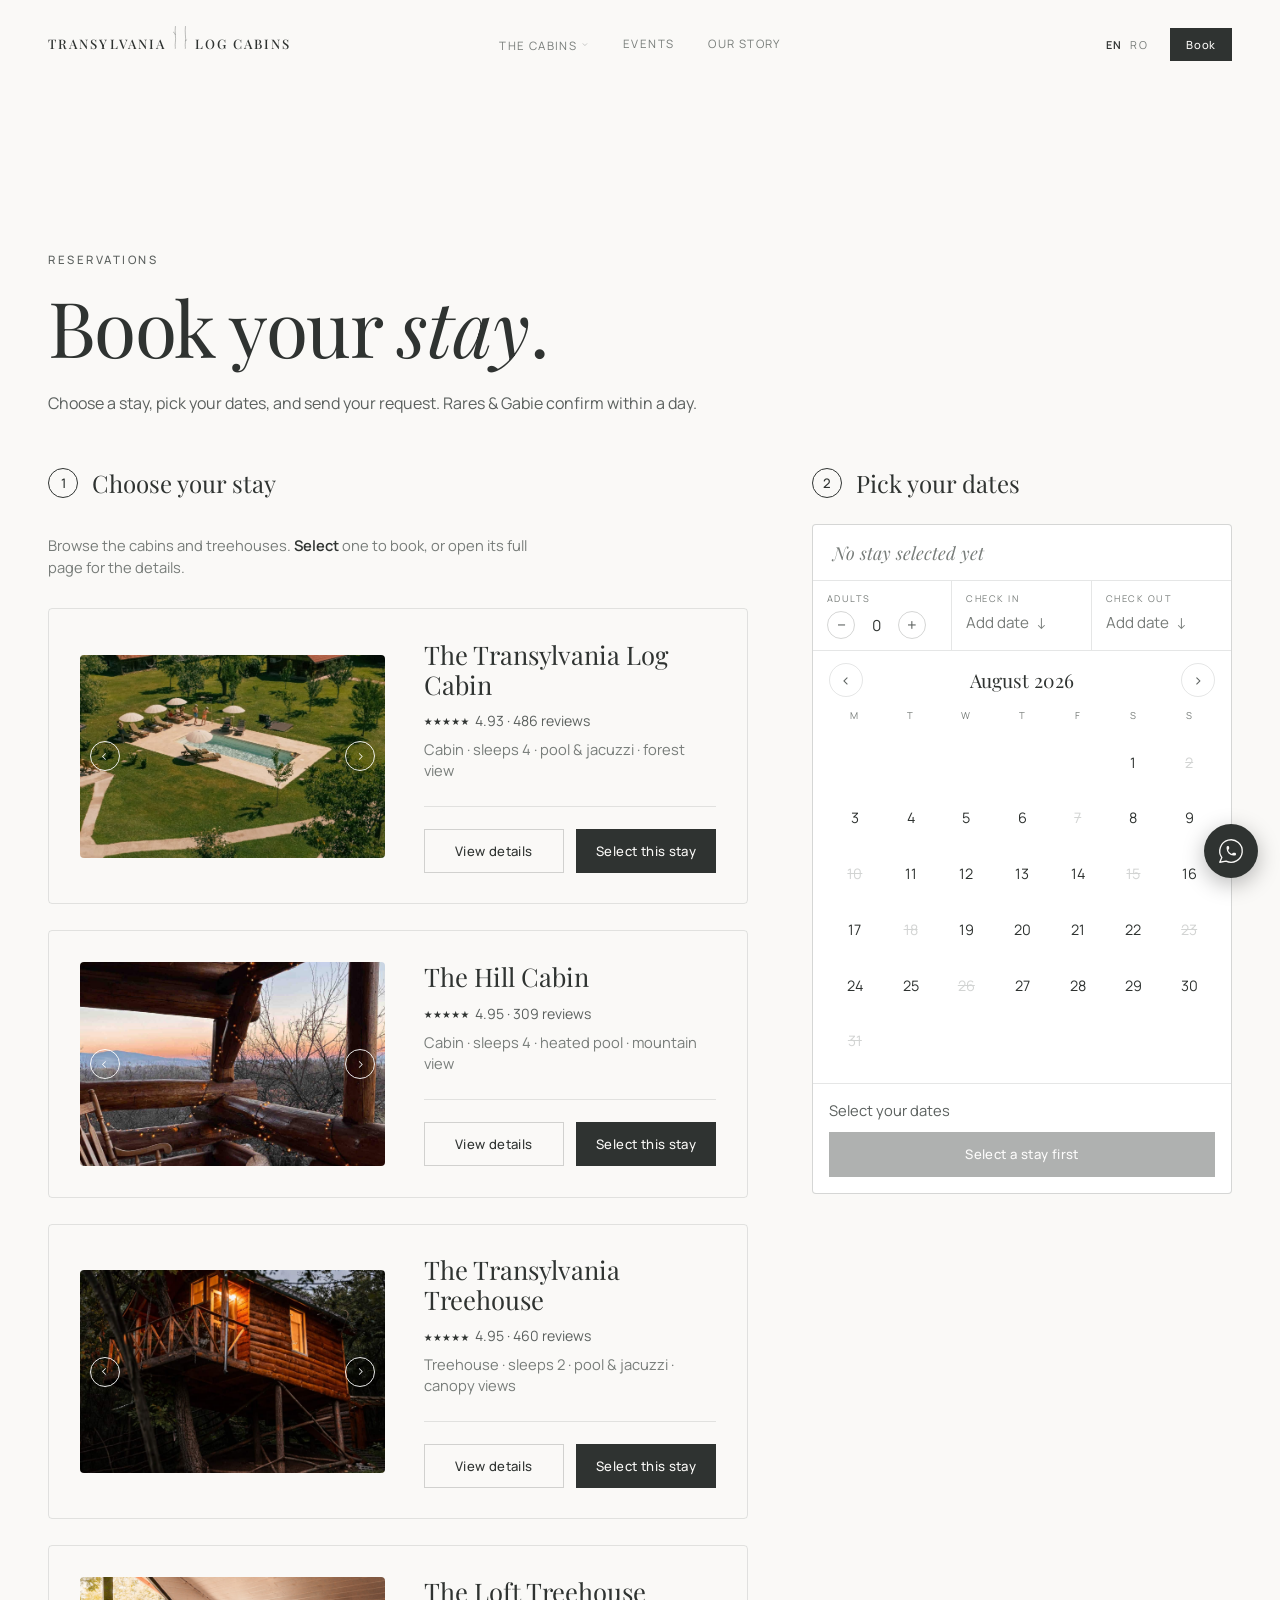
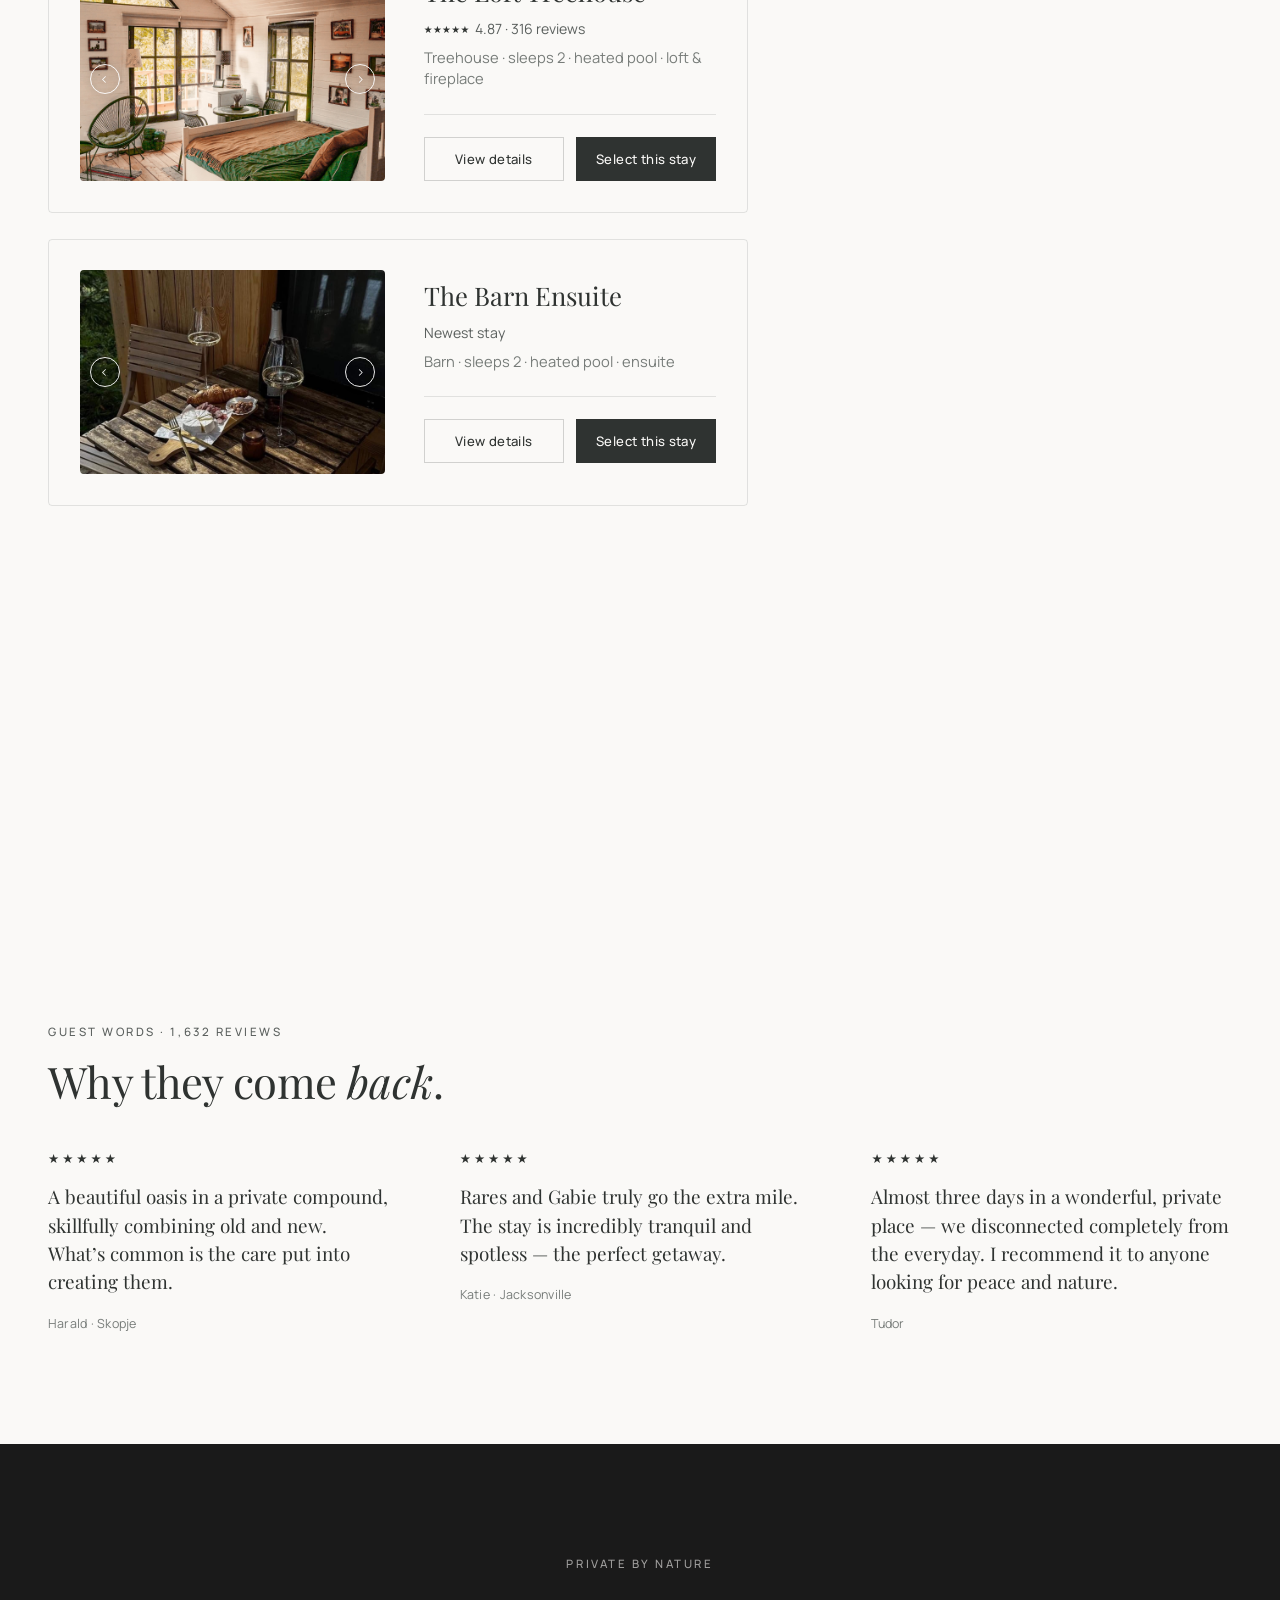
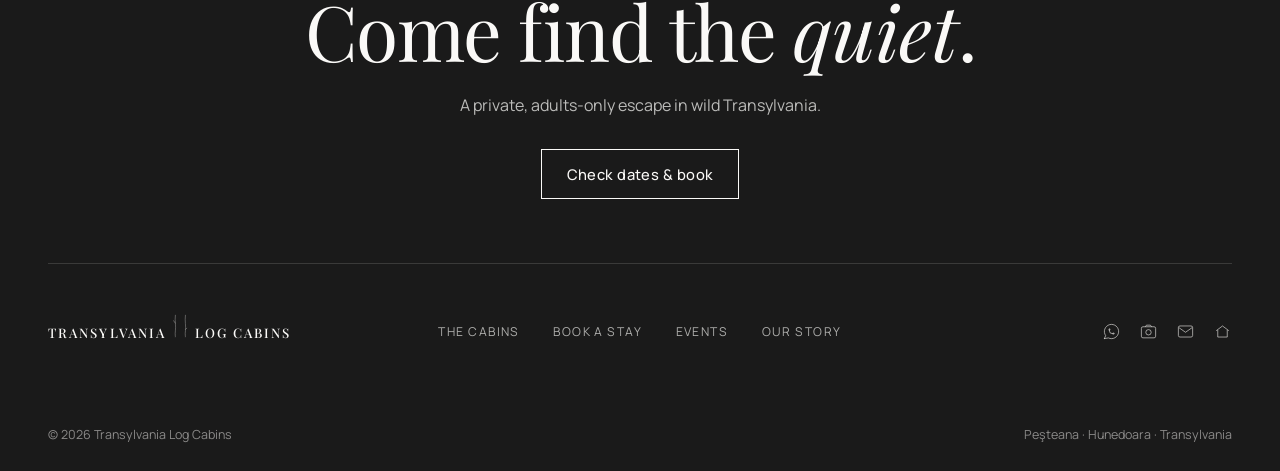
<file: book.html>
<!doctype html>
<html lang="en">
<head>
  <meta charset="utf-8">
  <meta name="viewport" content="width=device-width, initial-scale=1">
  <meta name="color-scheme" content="light">
  <title>Book a stay &middot; Transylvania Log Cabins</title>
  <meta name="description" content="Choose a cabin or treehouse, pick your dates, and send your request to Rares &amp; Gabie — they confirm your dates within a day.">
  <link rel="preconnect" href="https://fonts.googleapis.com">
  <link rel="preconnect" href="https://fonts.gstatic.com" crossorigin>
  <link href="https://fonts.googleapis.com/css2?family=Manrope:wght@300;400;500;600&family=Playfair+Display:ital,wght@0,400;0,500;0,600;1,400&display=swap" rel="stylesheet">
  <link rel="stylesheet" href="ds/tlc.css?v=226">
</head>
<body>
  <div data-tlc-nav data-active="book"></div>
  <main>
    <section class="section" style="padding-bottom:clamp(30px,4vw,52px)">
      <div class="section-head">
        <span class="eyebrow">Reservations</span>
        <h1 class="display">Book your <span class="script">stay</span>.</h1>
        <p class="lead">Choose a stay, pick your dates, and send your request. Rares &amp; Gabie confirm within a day.</p>
      </div>
    </section>

    <section class="section" style="padding-top:0">
      <div class="book-layout" data-step="1">
        <div class="book-col-stay">
          <div class="book-step"><span class="book-step-num">1</span><span class="book-step-title">Choose your stay</span></div>
          <p class="book-step-hint">Browse the cabins and treehouses. <strong>Select</strong> one to book, or open its full page for the details.</p>
          <div class="book-picks">
            <div class="book-pick" data-stay="log-cabin" data-rate="175" data-name="The Transylvania Log Cabin" data-cap="4">
              <div class="book-pick-carousel">
                <div class="bpc-track"><figure><img src="photos/log-cabin/04.jpg" alt="The Transylvania Log Cabin" loading="lazy"></figure><figure><img src="photos/log-cabin/01.jpg" alt="The Transylvania Log Cabin" loading="lazy"></figure><figure><img src="photos/log-cabin/09.jpg" alt="The Transylvania Log Cabin" loading="lazy"></figure><figure><img src="photos/log-cabin/10.jpg" alt="The Transylvania Log Cabin" loading="lazy"></figure><figure><img src="photos/log-cabin/11.jpg" alt="The Transylvania Log Cabin" loading="lazy"></figure><figure><img src="photos/log-cabin/02.jpg" alt="The Transylvania Log Cabin" loading="lazy"></figure></div>
                <button type="button" class="bpc-btn prev" aria-label="Previous photo">&#8249;</button>
                <button type="button" class="bpc-btn next" aria-label="Next photo">&#8250;</button>
              </div>
              <div class="book-pick-body">
                <span class="book-pick-name">The Transylvania Log Cabin</span>
                <span class="book-pick-rating"><span class="sc-star">&#9733;&#9733;&#9733;&#9733;&#9733;</span> 4.93 &middot; 486 reviews</span>
                <span class="book-pick-meta">Cabin &middot; sleeps 4 &middot; pool &amp; jacuzzi &middot; forest view</span>
                <div class="book-pick-actions">
                  <button type="button" class="btn book-select">Select this stay</button>
                  <a class="btn btn-line book-details" href="stays/log-cabin.html">View details</a>
                </div>
              </div>
            </div>
            <div class="book-pick" data-stay="hill-cabin" data-rate="165" data-name="The Hill Cabin" data-cap="4">
              <div class="book-pick-carousel">
                <div class="bpc-track"><figure><img src="photos/hill/13.jpg" alt="The Hill Cabin" loading="lazy"></figure><figure><img src="photos/hill/03.jpg" alt="The Hill Cabin" loading="lazy"></figure><figure><img src="photos/hill/08.jpg" alt="The Hill Cabin" loading="lazy"></figure><figure><img src="photos/hill/06.jpg" alt="The Hill Cabin" loading="lazy"></figure><figure><img src="photos/hill/11.jpg" alt="The Hill Cabin" loading="lazy"></figure><figure><img src="photos/hill/05.jpg" alt="The Hill Cabin" loading="lazy"></figure></div>
                <button type="button" class="bpc-btn prev" aria-label="Previous photo">&#8249;</button>
                <button type="button" class="bpc-btn next" aria-label="Next photo">&#8250;</button>
              </div>
              <div class="book-pick-body">
                <span class="book-pick-name">The Hill Cabin</span>
                <span class="book-pick-rating"><span class="sc-star">&#9733;&#9733;&#9733;&#9733;&#9733;</span> 4.95 &middot; 309 reviews</span>
                <span class="book-pick-meta">Cabin &middot; sleeps 4 &middot; heated pool &middot; mountain view</span>
                <div class="book-pick-actions">
                  <button type="button" class="btn book-select">Select this stay</button>
                  <a class="btn btn-line book-details" href="stays/hill-cabin.html">View details</a>
                </div>
              </div>
            </div>
            <div class="book-pick" data-stay="treehouse" data-rate="155" data-name="The Transylvania Treehouse" data-cap="2">
              <div class="book-pick-carousel">
                <div class="bpc-track"><figure><img src="photos/treehouse/04.jpg" alt="The Transylvania Treehouse" loading="lazy"></figure><figure><img src="photos/treehouse/07.jpg" alt="The Transylvania Treehouse" loading="lazy"></figure><figure><img src="photos/treehouse/03.jpg" alt="The Transylvania Treehouse" loading="lazy"></figure><figure><img src="photos/treehouse/06.jpg" alt="The Transylvania Treehouse" loading="lazy"></figure><figure><img src="photos/treehouse/05.jpg" alt="The Transylvania Treehouse" loading="lazy"></figure><figure><img src="photos/treehouse/02.jpg" alt="The Transylvania Treehouse" loading="lazy"></figure></div>
                <button type="button" class="bpc-btn prev" aria-label="Previous photo">&#8249;</button>
                <button type="button" class="bpc-btn next" aria-label="Next photo">&#8250;</button>
              </div>
              <div class="book-pick-body">
                <span class="book-pick-name">The Transylvania Treehouse</span>
                <span class="book-pick-rating"><span class="sc-star">&#9733;&#9733;&#9733;&#9733;&#9733;</span> 4.95 &middot; 460 reviews</span>
                <span class="book-pick-meta">Treehouse &middot; sleeps 2 &middot; pool &amp; jacuzzi &middot; canopy views</span>
                <div class="book-pick-actions">
                  <button type="button" class="btn book-select">Select this stay</button>
                  <a class="btn btn-line book-details" href="stays/treehouse.html">View details</a>
                </div>
              </div>
            </div>
            <div class="book-pick" data-stay="loft-treehouse" data-rate="145" data-name="The Loft Treehouse" data-cap="2">
              <div class="book-pick-carousel">
                <div class="bpc-track"><figure><img src="photos/loft-treehouse/01.jpg" alt="The Loft Treehouse" loading="lazy"></figure><figure><img src="photos/loft-treehouse/13.jpg" alt="The Loft Treehouse" loading="lazy"></figure><figure><img src="photos/loft-treehouse/09.jpg" alt="The Loft Treehouse" loading="lazy"></figure><figure><img src="photos/loft-treehouse/04.jpg" alt="The Loft Treehouse" loading="lazy"></figure><figure><img src="photos/loft-treehouse/07.jpg" alt="The Loft Treehouse" loading="lazy"></figure><figure><img src="photos/loft-treehouse/14.jpg" alt="The Loft Treehouse" loading="lazy"></figure></div>
                <button type="button" class="bpc-btn prev" aria-label="Previous photo">&#8249;</button>
                <button type="button" class="bpc-btn next" aria-label="Next photo">&#8250;</button>
              </div>
              <div class="book-pick-body">
                <span class="book-pick-name">The Loft Treehouse</span>
                <span class="book-pick-rating"><span class="sc-star">&#9733;&#9733;&#9733;&#9733;&#9733;</span> 4.87 &middot; 316 reviews</span>
                <span class="book-pick-meta">Treehouse &middot; sleeps 2 &middot; heated pool &middot; loft &amp; fireplace</span>
                <div class="book-pick-actions">
                  <button type="button" class="btn book-select">Select this stay</button>
                  <a class="btn btn-line book-details" href="stays/loft-treehouse.html">View details</a>
                </div>
              </div>
            </div>
            <div class="book-pick" data-stay="barn-ensuite" data-rate="115" data-name="The Barn Ensuite" data-cap="2">
              <div class="book-pick-carousel">
                <div class="bpc-track"><figure><img src="photos/barn-ensuite/05.jpg" alt="The Barn Ensuite" loading="lazy"></figure><figure><img src="photos/barn-ensuite/04.jpg" alt="The Barn Ensuite" loading="lazy"></figure><figure><img src="photos/barn-ensuite/09.jpg" alt="The Barn Ensuite" loading="lazy"></figure><figure><img src="photos/barn-ensuite/08.jpg" alt="The Barn Ensuite" loading="lazy"></figure><figure><img src="photos/barn-ensuite/06.jpg" alt="The Barn Ensuite" loading="lazy"></figure><figure><img src="photos/barn-ensuite/01.jpg" alt="The Barn Ensuite" loading="lazy"></figure></div>
                <button type="button" class="bpc-btn prev" aria-label="Previous photo">&#8249;</button>
                <button type="button" class="bpc-btn next" aria-label="Next photo">&#8250;</button>
              </div>
              <div class="book-pick-body">
                <span class="book-pick-name">The Barn Ensuite</span>
                <span class="book-pick-rating">Newest stay</span>
                <span class="book-pick-meta">Barn &middot; sleeps 2 &middot; heated pool &middot; ensuite</span>
                <div class="book-pick-actions">
                  <button type="button" class="btn book-select">Select this stay</button>
                  <a class="btn btn-line book-details" href="stays/barn-ensuite.html">View details</a>
                </div>
              </div>
            </div>
          </div>
          <button type="button" class="btn book-continue" id="bookContinue" disabled>Select a stay to continue</button>
        </div>
        <aside>
          <button type="button" class="book-back" id="bookBack">&larr; Change stay</button>
          <div class="book-step"><span class="book-step-num">2</span><span class="book-step-title">Pick your dates</span></div>
          <div class="bw bw-side">
            <div class="bw-selected empty" id="bwStay">No stay selected yet</div>
            <div class="bw-bar">
              <div class="bw-field bw-field-adults"><span class="bw-lab">Adults</span><div class="bw-stepper"><button type="button" class="bw-step-btn" data-step="-1" aria-label="Fewer adults">&minus;</button><span class="bw-step-val" id="bwGuests" data-max="4">0</span><button type="button" class="bw-step-btn" data-step="1" aria-label="More adults">+</button></div></div>
              <div class="bw-field bw-date" id="bwFieldIn"><span class="bw-lab">Check in</span><span class="bw-val" id="bwIn">Add date</span></div>
              <div class="bw-field bw-date" id="bwFieldOut"><span class="bw-lab">Check out</span><span class="bw-val" id="bwOut">Add date</span></div>
            </div>
            <div class="bw-cal">
              <div class="bw-cal-head"><button type="button" id="bwPrev" aria-label="Previous month">&#8249;</button><span id="bwMonth">August 2026</span><button type="button" id="bwNext" aria-label="Next month">&#8250;</button></div>
              <div class="bw-grid" id="bwGrid"></div>
            </div>
            <div class="bw-foot">
              <div class="bw-price" id="bwPrice" hidden><span class="bw-price-calc" id="bwPriceCalc"></span><span class="bw-price-total" id="bwPriceTotal"></span></div><div class="bw-action"><span class="bw-summary" id="bwSummary">Select your dates</span><button type="button" class="btn" id="bwRequest" disabled>Select a stay first</button></div>
            </div>
          </div>
        </aside>
      </div>
    </section>

    <section class="section" style="padding-top:0">
      <div class="section-head" style="margin-bottom:44px">
        <span class="eyebrow">Guest words &middot; 1,632 reviews</span>
        <h2 class="display-sm">Why they come <span class="script">back</span>.</h2>
      </div>
      <div class="quotes">
        <blockquote class="quote"><div class="stars">&#9733;&#9733;&#9733;&#9733;&#9733;</div><p>A beautiful oasis in a private compound, skillfully combining old and new. What&rsquo;s common is the care put into creating them.</p><footer>Harald &middot; Skopje</footer></blockquote>
        <blockquote class="quote"><div class="stars">&#9733;&#9733;&#9733;&#9733;&#9733;</div><p>Rares and Gabie truly go the extra mile. The stay is incredibly tranquil and spotless &mdash; the perfect getaway.</p><footer>Katie &middot; Jacksonville</footer></blockquote>
        <blockquote class="quote"><div class="stars">&#9733;&#9733;&#9733;&#9733;&#9733;</div><p>Almost three days in a wonderful, private place &mdash; we disconnected completely from the everyday. I recommend it to anyone looking for peace and nature.</p><footer>Tudor</footer></blockquote>
      </div>
    </section>

    <!-- Mobile-only sticky action bar: keeps the primary CTA reachable without scrolling.
         Its buttons delegate to the existing inline Continue / Request handlers. -->
    <div class="book-cta-bar" id="bookCtaBar" aria-hidden="true">
      <div class="book-cta-info">
        <span class="book-cta-label" id="bookCtaLabel">Select a stay</span>
        <span class="book-cta-sub" id="bookCtaSub">Step 1 of 2</span>
      </div>
      <button type="button" class="btn" id="bookCtaBtn" disabled>Continue &rarr;</button>
    </div>
  </main>

  <!-- Review-and-send popup: opens on "Request to book"; keeps the calendar page uncluttered -->
  <div class="tlc-modal-backdrop" id="reqModal" aria-hidden="true">
    <div class="req-modal" role="dialog" aria-modal="true" aria-labelledby="rmTitle">
      <button type="button" class="req-modal-x" id="rmClose" aria-label="Close">&times;</button>
      <span class="eyebrow">Almost there</span>
      <h3 id="rmTitle">Send your <span class="script">request</span>.</h3>
      <div class="rm-recap" id="rmSummary"></div>
      <label class="rm-label" for="rmPhone">Your phone number</label>
      <input type="tel" id="rmPhone" class="rm-input" placeholder="+40 7xx xxx xxx" autocomplete="tel">
      <label class="rm-label" for="rmMsg">Your message <span>&mdash; edit it if you like</span></label>
      <textarea id="rmMsg" class="rm-textarea" rows="5"></textarea>
      <div class="rm-actions">
        <a class="btn rm-send is-disabled" id="rmSend" href="#" target="_blank" rel="noopener">Send on WhatsApp</a>
      </div>
    </div>
  </div>

  <div data-tlc-footer></div>
  <script src="ds/tlc.js?v=226"></script>
  <script>TLC.init({ active:"book", heroNav:false });</script>
  <script>
  (function(){
    var MN=['January','February','March','April','May','June','July','August','September','October','November','December'];
    var year=2026, month=7, ci=null, co=null, priceTotal=0, priceNights=0;
    var grid=document.getElementById('bwGrid'), ml=document.getElementById('bwMonth');
    var inEl=document.getElementById('bwIn'), outEl=document.getElementById('bwOut'), sum=document.getElementById('bwSummary'), g=document.getElementById('bwGuests');
    var gmax=+g.getAttribute('data-max')||2, adults=+g.textContent||0, stayLabel=document.getElementById('bwStay');
    var requestBtn=document.getElementById('bwRequest');
    if(!grid) return;
    function off(y,m,d){ return (((d*3)+(m*5))%8)<2; }
    function cmp(a,b){ return (a.y-b.y)||(a.m-b.m)||(a.d-b.d); }
    function fmt(o){ return o? (o.d+' '+MN[o.m].slice(0,3)) : 'Add date'; }
    function render(){ ml.textContent=MN[month]+' '+year;
      var h='<span class="dow">M</span><span class="dow">T</span><span class="dow">W</span><span class="dow">T</span><span class="dow">F</span><span class="dow">S</span><span class="dow">S</span>';
      var lead=(new Date(year,month,1).getDay()+6)%7, days=new Date(year,month+1,0).getDate();
      for(var i=0;i<lead;i++) h+='<span class="bw-day blank"></span>';
      for(var d=1;d<=days;d++){ var o={y:year,m:month,d:d}, c='bw-day'+(off(year,month,d)?' off':'');
        if(ci&&cmp(o,ci)===0) c+=' sel'; if(co&&cmp(o,co)===0) c+=' sel';
        if(ci&&co&&cmp(o,ci)>0&&cmp(o,co)<0) c+=' inrange';
        h+='<span class="'+c+'" data-d="'+d+'">'+d+'</span>'; } grid.innerHTML=h; }
    function foot(){ inEl.textContent=fmt(ci); inEl.classList.toggle('set',!!ci); outEl.textContent=fmt(co); outEl.classList.toggle('set',!!co);
      if(ci&&co){ sum.textContent = adults>=1 ? '' : 'Add your guests'; } else sum.textContent='Select your dates'; if(typeof refreshRequest==='function') refreshRequest(); updatePrice(); if(typeof updateCtaBar==='function') updateCtaBar(); updateDateUX(); }
    // Highlight the field the user should act on next — guests first, then check-in, then check-out.
    function updateDateUX(){
      var fa=document.querySelector('.bw-field-adults'), fin=document.getElementById('bwFieldIn'), fout=document.getElementById('bwFieldOut');
      if(!fin||!fout) return;
      // No field highlight at all — the date fields keep their static down-arrow cue.
      [fa,fin,fout].forEach(function(el){ if(el) el.classList.remove('is-active'); });
    }
    // Live price = the selected stay's nightly rate × nights, shown above the Request button.
    function updatePrice(){
      var el=document.getElementById('bwPrice'); if(!el) return;
      var rate = selected ? +selected.getAttribute('data-rate') : 0;
      if(rate && ci && co){
        priceNights=Math.round((new Date(co.y,co.m,co.d)-new Date(ci.y,ci.m,ci.d))/864e5);
        priceTotal=rate*priceNights;
        document.getElementById('bwPriceCalc').textContent='€'+rate+' × '+priceNights+' night'+(priceNights>1?'s':'');
        document.getElementById('bwPriceTotal').textContent='€'+priceTotal;
        el.hidden=false;
      } else { priceTotal=0; priceNights=0; el.hidden=true; }
    }
    grid.addEventListener('click',function(e){ var el=e.target.closest('.bw-day'); if(!el||el.classList.contains('blank')||el.classList.contains('off')) return;
      var o={y:year,m:month,d:+el.dataset.d}; if(!ci||(ci&&co)){ ci=o; co=null; } else if(cmp(o,ci)>0){ co=o; } else { co=ci; ci=o; } render(); foot(); });
    document.getElementById('bwPrev').addEventListener('click',function(){ month--; if(month<0){month=11;year--;} render(); });
    document.getElementById('bwNext').addEventListener('click',function(){ month++; if(month>11){month=0;year++;} render(); });
    Array.prototype.forEach.call(document.querySelectorAll('.bw-step-btn'),function(b){ b.addEventListener('click',function(){ adults=Math.max(0,Math.min(gmax,adults+(+b.getAttribute('data-step')))); g.textContent=adults; foot(); }); });

    // --- Stay selection: click Select to choose (or click again to deselect) ---
    var picks=document.querySelectorAll('.book-pick');
    var selected=null;
    var cont=document.getElementById('bookContinue');
    function setBtn(p,on){ var b=p.querySelector('.book-select'); if(b) b.textContent = on ? 'Selected ✓' : 'Select this stay'; p.classList.toggle('selected', on); }
    function updateStep2(){
      if(selected){
        stayLabel.textContent=selected.getAttribute('data-name'); stayLabel.classList.remove('empty');
        gmax=+selected.getAttribute('data-cap'); adults=Math.min(adults,gmax); g.setAttribute('data-max',gmax); g.textContent=adults;
        if(cont){ cont.disabled=false; cont.textContent='Continue to dates →'; }
      } else {
        stayLabel.textContent='No stay selected yet'; stayLabel.classList.add('empty');
        if(cont){ cont.disabled=true; cont.textContent='Select a stay to continue'; }
      }
      foot();
    }
    // The Request CTA is enabled ONLY when a stay AND both dates are chosen; otherwise it stays
    // disabled and says what's still missing. foot() calls this on every stay/date/guest change.
    function refreshRequest(){
      var ok = !!selected && adults>=1 && !!ci && !!co;
      requestBtn.disabled = !ok;
      requestBtn.textContent = ok ? 'Request to book'
        : !selected ? 'Select a stay first'
        : adults<1 ? 'Add guests first'
        : 'Pick your dates first';
    }
    var col=document.querySelector('.book-col-stay');
    var layoutEl=document.querySelector('.book-layout');
    var asideEl=layoutEl.querySelector('aside');
    var headEl=col.querySelector('.book-step');
    // Desktop: reserve room below the last card so the sticky Step 2 panel can stay pinned even
    // when the bottom card is scrolled up under the header — otherwise it gets dragged off.
    function padForSticky(){
      col.style.paddingBottom='0px';
      if(window.innerWidth<=900) return;
      var last=picks[picks.length-1]; if(!last) return;
      var lastTop=last.getBoundingClientRect().top+window.scrollY;
      var layBottom=layoutEl.getBoundingClientRect().bottom+window.scrollY;
      var need=(lastTop-(100+headEl.offsetHeight))+100+asideEl.offsetHeight-layBottom;
      col.style.paddingBottom=Math.max(0,Math.round(need))+'px';
    }
    // Bring the selected card's top just under the pinned "Choose your stay" header.
    function scrollCardUnderHeader(p){
      if(window.innerWidth<=900) return;
      var y=p.getBoundingClientRect().top+window.scrollY-(100+headEl.offsetHeight+8);
      window.scrollTo({top:Math.max(0,y),behavior:'smooth'});
    }
    Array.prototype.forEach.call(picks,function(p){
      var btn=p.querySelector('.book-select'); if(!btn) return;
      btn.addEventListener('click',function(){
        if(selected===p){ setBtn(p,false); selected=null; }
        else { if(selected) setBtn(selected,false); setBtn(p,true); selected=p; scrollCardUnderHeader(p); }
        updateStep2();
      });
    });

    // --- Mobile sticky action bar: reflects the current step's primary action ---
    var ctaBar=document.getElementById('bookCtaBar');
    var ctaLabel=document.getElementById('bookCtaLabel');
    var ctaSub=document.getElementById('bookCtaSub');
    var ctaBtn=document.getElementById('bookCtaBtn');
    function updateCtaBar(){
      if(!ctaBar) return;
      var onStep2=layoutEl.getAttribute('data-step')==='2', show;
      if(onStep2){
        show=true;
        ctaLabel.textContent=selected?selected.getAttribute('data-name'):'Your stay';
        ctaSub.textContent = priceTotal ? ('€'+priceTotal+' · '+priceNights+' night'+(priceNights>1?'s':'')) : ((sum&&sum.textContent)||'Step 2 of 2');
        ctaBtn.textContent=requestBtn.textContent;
        ctaBtn.disabled=requestBtn.disabled;
      } else {
        show=!!selected;
        if(selected){
          ctaLabel.textContent=selected.getAttribute('data-name');
          ctaSub.textContent='Step 1 of 2';
          ctaBtn.textContent='Continue to dates →';
          ctaBtn.disabled=false;
        }
      }
      ctaBar.classList.toggle('show',show);
      ctaBar.setAttribute('aria-hidden',show?'false':'true');
      document.body.classList.toggle('book-cta-open',show);
    }
    if(ctaBtn) ctaBtn.addEventListener('click',function(){
      if(ctaBtn.disabled) return;
      if(layoutEl.getAttribute('data-step')==='2'){ requestBtn.click(); }
      else { goStep('2'); }
    });

    render(); updateStep2();
    padForSticky(); window.addEventListener('resize',padForSticky);
    // Reveal the header's paper cover only while the header is pinned, so it never
    // paints over the intro copy when the page is scrolled to the top.
    function toggleStuck(){ headEl.classList.toggle('is-stuck', headEl.getBoundingClientRect().top<=101); }
    window.addEventListener('scroll',toggleStuck,{passive:true}); window.addEventListener('resize',toggleStuck); toggleStuck();

    // Mobile wizard: step 1 (choose) -> step 2 (dates) as separate screens.
    var layout=document.querySelector('.book-layout');
    var back=document.getElementById('bookBack');
    function goStep(n){ layout.setAttribute('data-step',n); if(typeof updateCtaBar==='function') updateCtaBar(); var y=layout.getBoundingClientRect().top+window.scrollY-90; window.scrollTo({top:Math.max(0,y),behavior:'smooth'}); }
    if(cont) cont.addEventListener('click',function(){ if(cont.disabled) return; goStep('2'); });
    if(back) back.addEventListener('click',function(){ goStep('1'); });

    // --- Review & send popup: check the info, edit the message, then hand off to WhatsApp ---
    var HOST_WA='353862291373'; // Rares & Gabie's WhatsApp
    var modal=document.getElementById('reqModal'),
        rmSummary=document.getElementById('rmSummary'),
        rmPhone=document.getElementById('rmPhone'),
        rmMsg=document.getElementById('rmMsg'),
        rmSend=document.getElementById('rmSend'),
        rmClose=document.getElementById('rmClose'),
        msgEdited=false;
    function nightsWord(n){ return n+' night'+(n>1?'s':''); }
    function guestsWord(n){ return n+' guest'+(n>1?'s':''); }
    function buildMsg(){
      var name=selected?selected.getAttribute('data-name'):'', phone=rmPhone.value.trim();
      return 'Hi Rares & Gabie! I’d like to request '+name+' from '+fmt(ci)+' to '+fmt(co)+
        ' ('+nightsWord(priceNights)+'), for '+guestsWord(adults)+'.'+
        (phone?(' My phone: '+phone+'.'):'')+' Looking forward to hearing from you!';
    }
    function updateSend(){
      var ok=rmPhone.value.trim().length>=6;
      rmSend.classList.toggle('is-disabled',!ok);
      rmSend.setAttribute('href', ok ? ('https://wa.me/'+HOST_WA+'?text='+encodeURIComponent(rmMsg.value)) : '#');
    }
    function syncMsg(){ if(!msgEdited){ rmMsg.value=buildMsg(); } updateSend(); }
    function openModal(){
      msgEdited=false;
      rmSummary.innerHTML='<span class="rm-recap-stay">'+selected.getAttribute('data-name')+'</span><span class="rm-recap-meta">'+fmt(ci)+' → '+fmt(co)+' · '+nightsWord(priceNights)+' · '+guestsWord(adults)+'</span>';
      rmMsg.value=buildMsg(); updateSend();
      modal.classList.add('open'); modal.setAttribute('aria-hidden','false'); document.body.style.overflow='hidden';
      setTimeout(function(){ rmPhone.focus(); },60);
    }
    function closeModal(){ modal.classList.remove('open'); modal.setAttribute('aria-hidden','true'); document.body.style.overflow=''; }
    requestBtn.addEventListener('click',function(){ if(!requestBtn.disabled) openModal(); });
    rmPhone.addEventListener('input',syncMsg);
    rmMsg.addEventListener('input',function(){ msgEdited=true; updateSend(); });
    rmClose.addEventListener('click',closeModal);
    modal.addEventListener('click',function(e){ if(e.target===modal) closeModal(); });
    document.addEventListener('keydown',function(e){ if(e.key==='Escape'&&modal.classList.contains('open')) closeModal(); });
    rmSend.addEventListener('click',function(e){ if(rmSend.classList.contains('is-disabled')){ e.preventDefault(); rmPhone.focus(); } else { window.__tlcAwaitThanks=true; closeModal(); } });
  })();
  </script>
  <script>
  (function(){ Array.prototype.forEach.call(document.querySelectorAll('.book-pick-carousel'),function(car){
    var track=car.querySelector('.bpc-track');
    Array.prototype.forEach.call(car.querySelectorAll('.bpc-btn'),function(b){
      b.addEventListener('click',function(e){ e.preventDefault(); e.stopPropagation();
        var dir=b.classList.contains('next')?1:-1; track.scrollBy({left:dir*track.clientWidth,behavior:'smooth'}); }); }); }); })();
  </script>
</body>
</html>
</file>
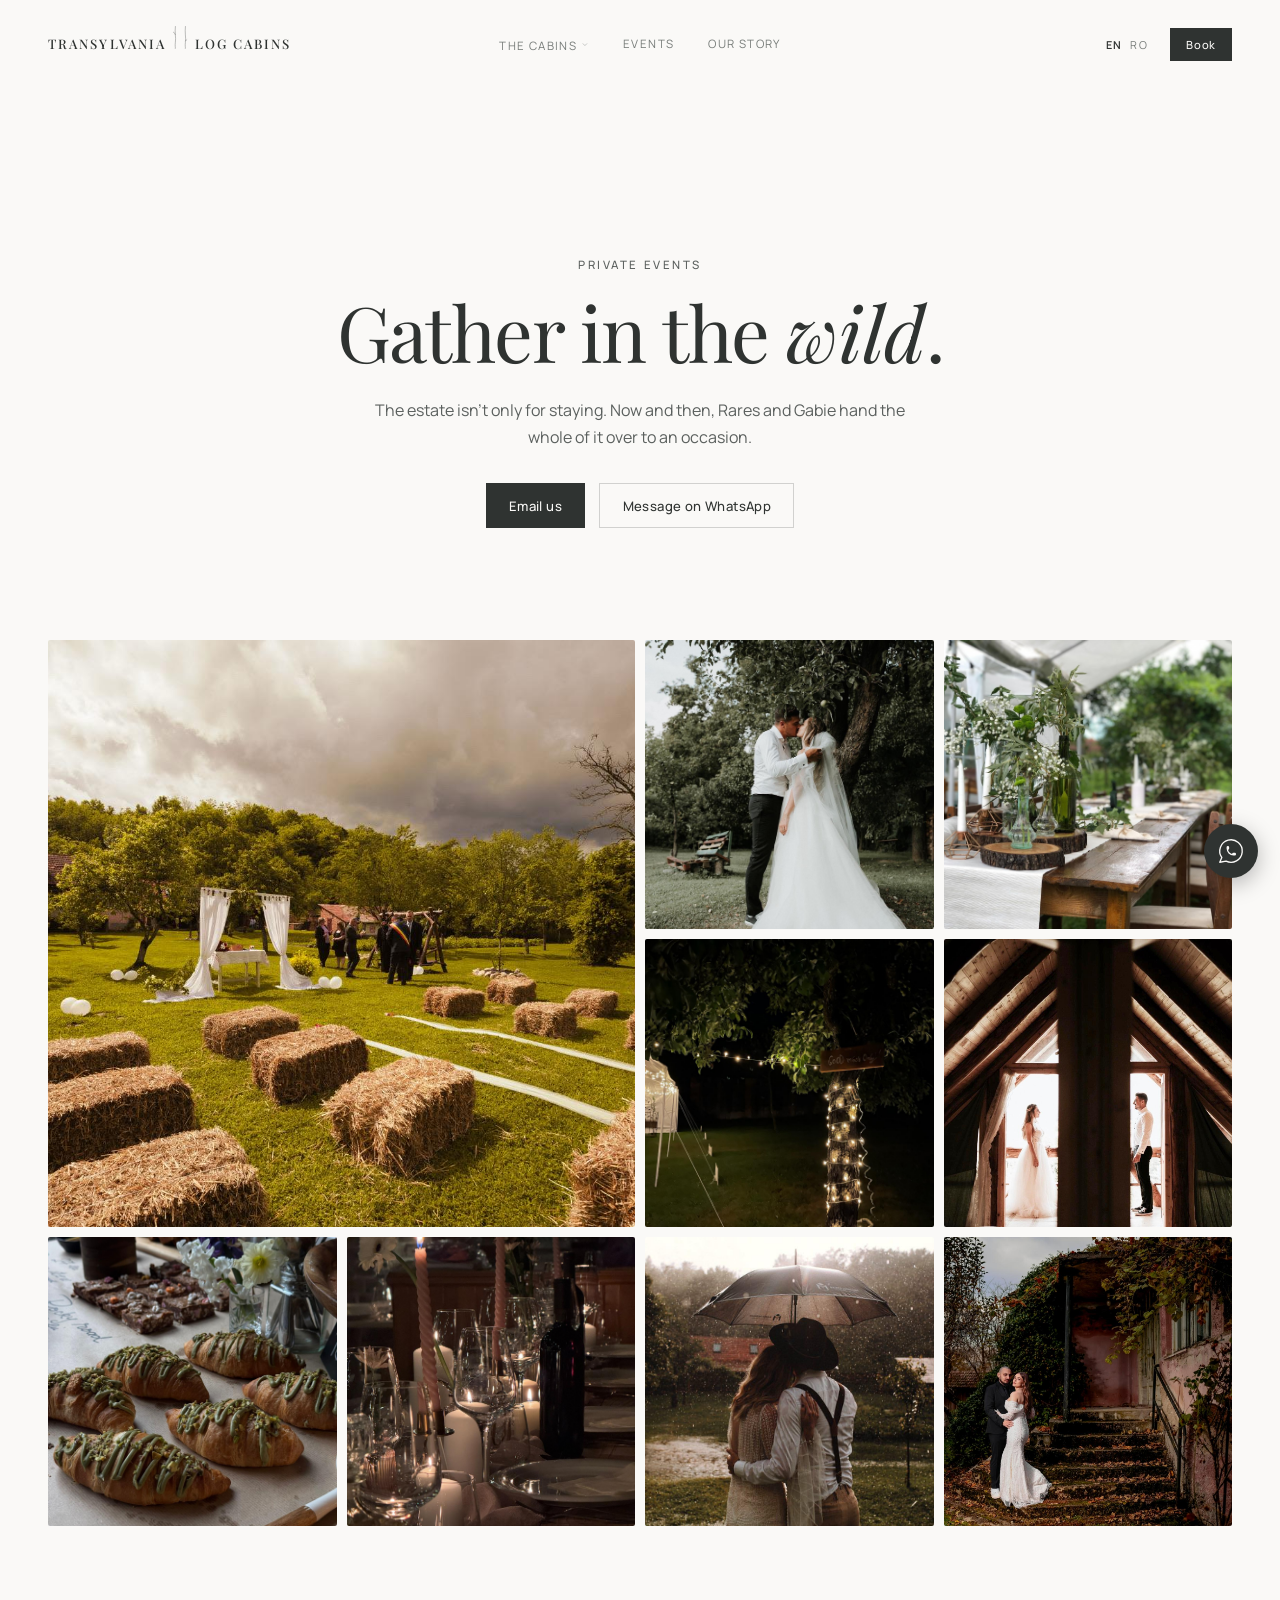
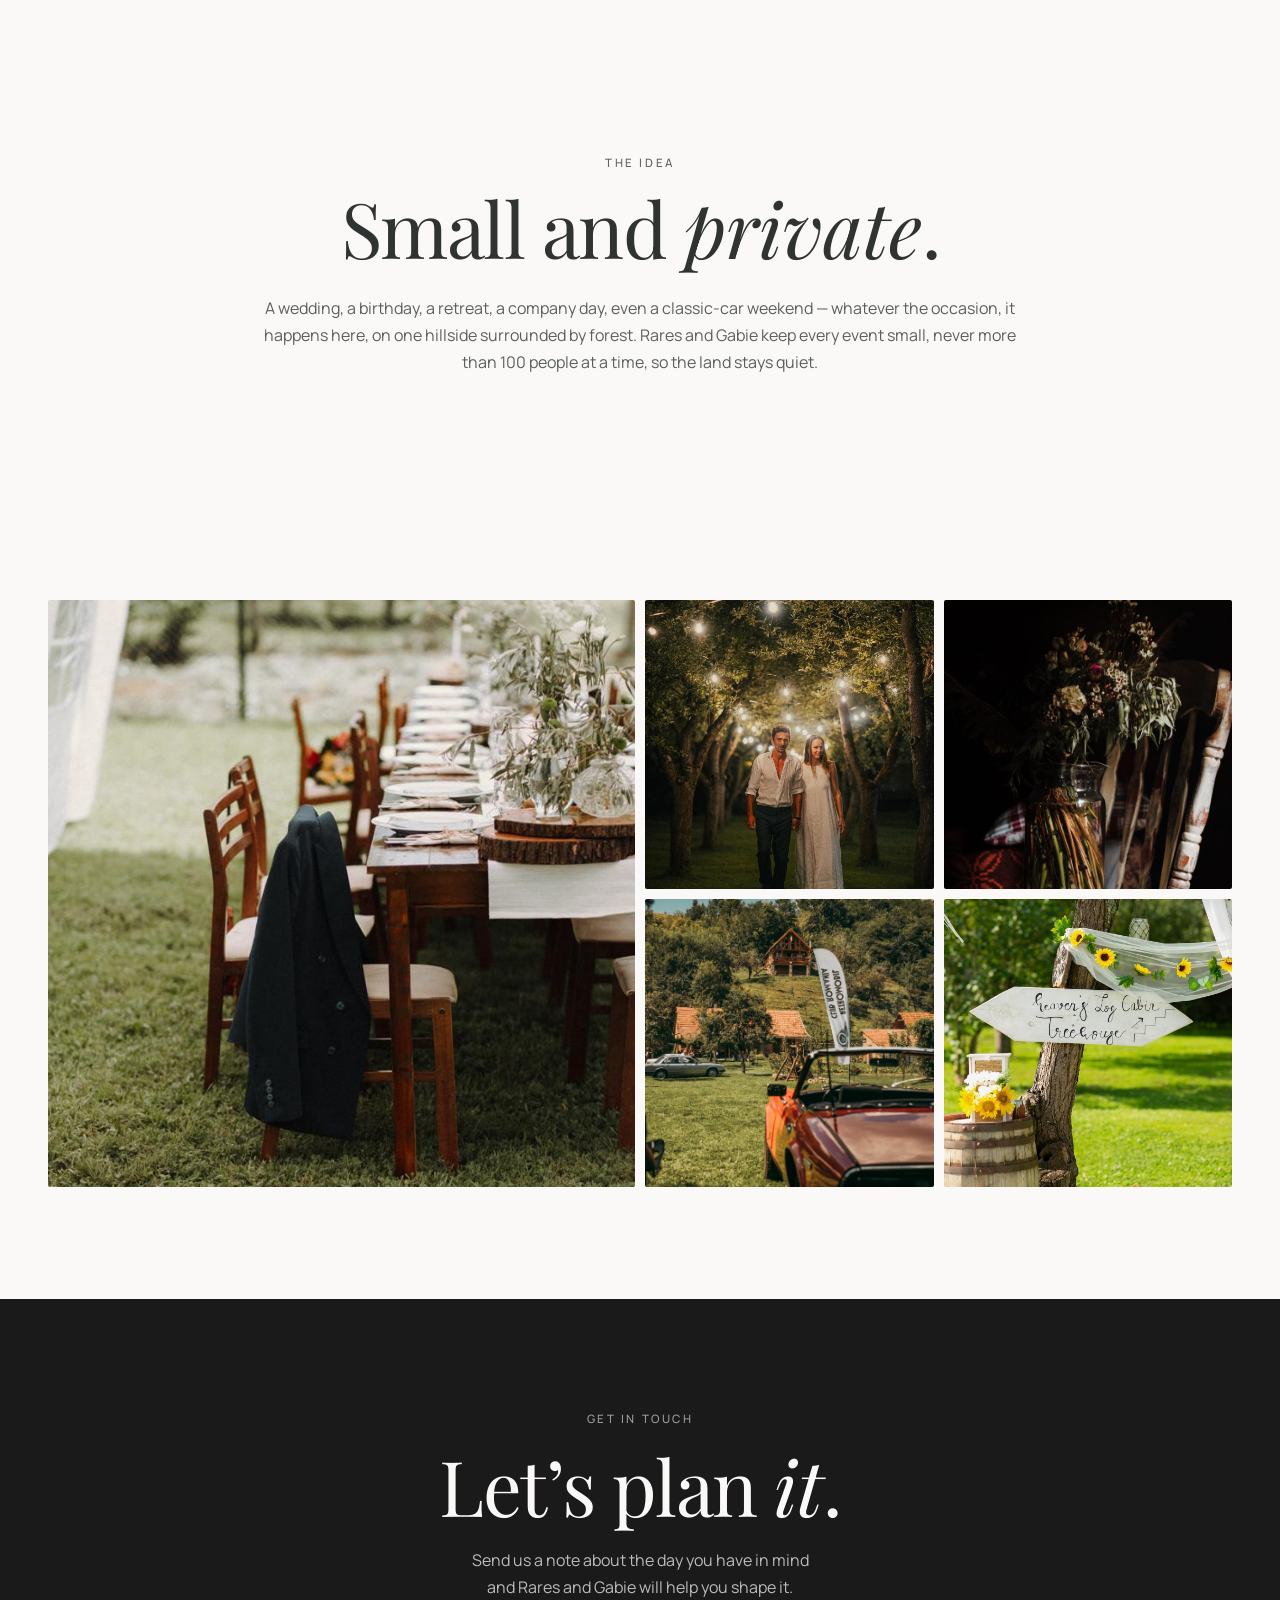
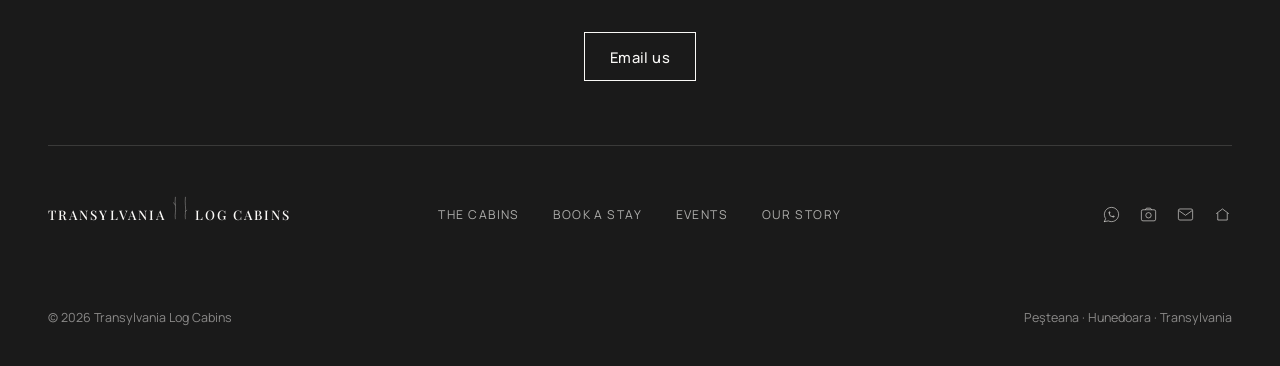
<file: events.html>
<!doctype html>
<html lang="en">
<head>
  <meta charset="utf-8">
  <meta name="viewport" content="width=device-width, initial-scale=1">
  <meta name="color-scheme" content="light">
  <title>Private events — Transylvania Log Cabins</title>
  <meta name="description" content="Private events on one Transylvanian estate — intimate gatherings for up to 100 guests, surrounded by forest. Fully hosted, or the venue on its own. No booking, just get in touch.">

  <link rel="preconnect" href="https://fonts.googleapis.com">
  <link rel="preconnect" href="https://fonts.gstatic.com" crossorigin>
  <link href="https://fonts.googleapis.com/css2?family=Manrope:wght@300;400;500;600&family=Playfair+Display:ital,wght@0,400;0,500;0,600;1,400&display=swap" rel="stylesheet">

  <link rel="stylesheet" href="ds/tlc.css?v=226">
</head>
<body>

  <div data-tlc-nav data-active="events"></div>

  <main>

    <!-- HERO — light, centered, type-led (distinct from the home + story heroes) -->
    <section class="section">
      <div class="content-narrow" style="margin:0 auto; text-align:center">
        <span class="eyebrow">Private events</span>
        <h1 class="display" style="margin-top:16px">Gather in the <span class="script">wild</span>.</h1>
        <p class="lead" style="margin:24px auto 0; max-width:56ch">The estate isn&rsquo;t only for staying. Now and then, Rares and Gabie hand the whole of it over to an occasion.</p>
        <div class="ev-actions">
          <!-- COPY: confirm the real events email address -->
          <a class="btn" href="mailto:hello@transylvanialogcabins.com?subject=Private%20event%20enquiry">Email us</a>
          <a class="btn btn-line" href="https://wa.me/353862291373" target="_blank" rel="noopener">Message on WhatsApp</a>
        </div>
      </div>
    </section>

    <!-- GALLERY (part 1) — let the real events speak first -->
    <section class="section" style="padding-top:0">
      <div class="gallery">
        <figure><img src="photos/events/e14.jpg" alt="An outdoor ceremony with hay-bale seating and a draped arch" loading="lazy"></figure>
        <figure><img src="photos/events/e13.jpg" alt="A couple kissing beneath an apple tree in the orchard" loading="lazy"></figure>
        <figure><img src="photos/events/e02.jpg" alt="A long table dressed with greenery under the trees" loading="lazy"></figure>
        <figure><img src="photos/events/e09.jpg" alt="Fairy lights strung through the orchard at night" loading="lazy"></figure>
        <figure><img src="photos/events/e00.jpg" alt="A couple in the A-frame at golden hour" loading="lazy"></figure>
        <figure><img src="photos/events/e11.jpg" alt="A spread of pastries and sweets, laid out by Gabie" loading="lazy"></figure>
        <figure><img src="photos/events/e16.jpg" alt="A candlelit dinner table set for the evening" loading="lazy"></figure>
        <figure><img src="photos/events/e03.jpg" alt="A couple under an umbrella in soft rain" loading="lazy"></figure>
        <figure><img src="photos/events/e12.jpg" alt="A couple on the estate steps among autumn leaves" loading="lazy"></figure>
      </div>
    </section>

    <!-- INTRO -->
    <section class="section">
      <div class="content">
        <div class="content-narrow" style="margin:0 auto; text-align:center">
          <span class="eyebrow">The idea</span>
          <h2 class="display" style="margin-top:14px">Small and <span class="script">private</span>.</h2>
          <p class="lead" style="margin-top:26px">A wedding, a birthday, a retreat, a company day, even a classic-car weekend &mdash; whatever the occasion, it happens here, on one hillside surrounded by forest. Rares and Gabie keep every event small, never more than 100 people at a time, so the land stays quiet.</p>
        </div>
      </div>
    </section>

    <!-- GALLERY (part 2) — reopens after the break; leads with the table-and-candles image -->
    <section class="section">
      <div class="gallery">
        <figure><img src="photos/events/e06.jpg" alt="A table dressed with greenery and candles on the grass" loading="lazy"></figure>
        <figure><img src="photos/events/e15.jpg" alt="A couple walking under festoon lights in the orchard at night" loading="lazy"></figure>
        <figure><img src="photos/events/e05.jpg" alt="Wildflowers in a jar, on a painted chair" loading="lazy"></figure>
        <figure><img src="photos/events/e04.jpg" alt="A classic-car gathering on the estate lawn" loading="lazy"></figure>
        <figure><img src="photos/events/e17.jpg" alt="A hand-lettered sign pointing to the log cabin and treehouse" loading="lazy"></figure>
      </div>
    </section>

  </main>

  <div data-tlc-footer></div>

  <script src="ds/tlc.js?v=226"></script>
  <script>TLC.init({
    active:"events",
    heroNav:false,
    footerCta:{
      eyebrow:"Get in touch",
      title:'Let&rsquo;s plan <span class="script">it</span>.',
      sub:'Send us a note about the day you have in mind and Rares and Gabie will help you shape it.',
      btnLabel:"Email us",
      btnHref:"mailto:hello@transylvanialogcabins.com?subject=Private%20event%20enquiry"
    }
  });</script>
</body>
</html>
</file>
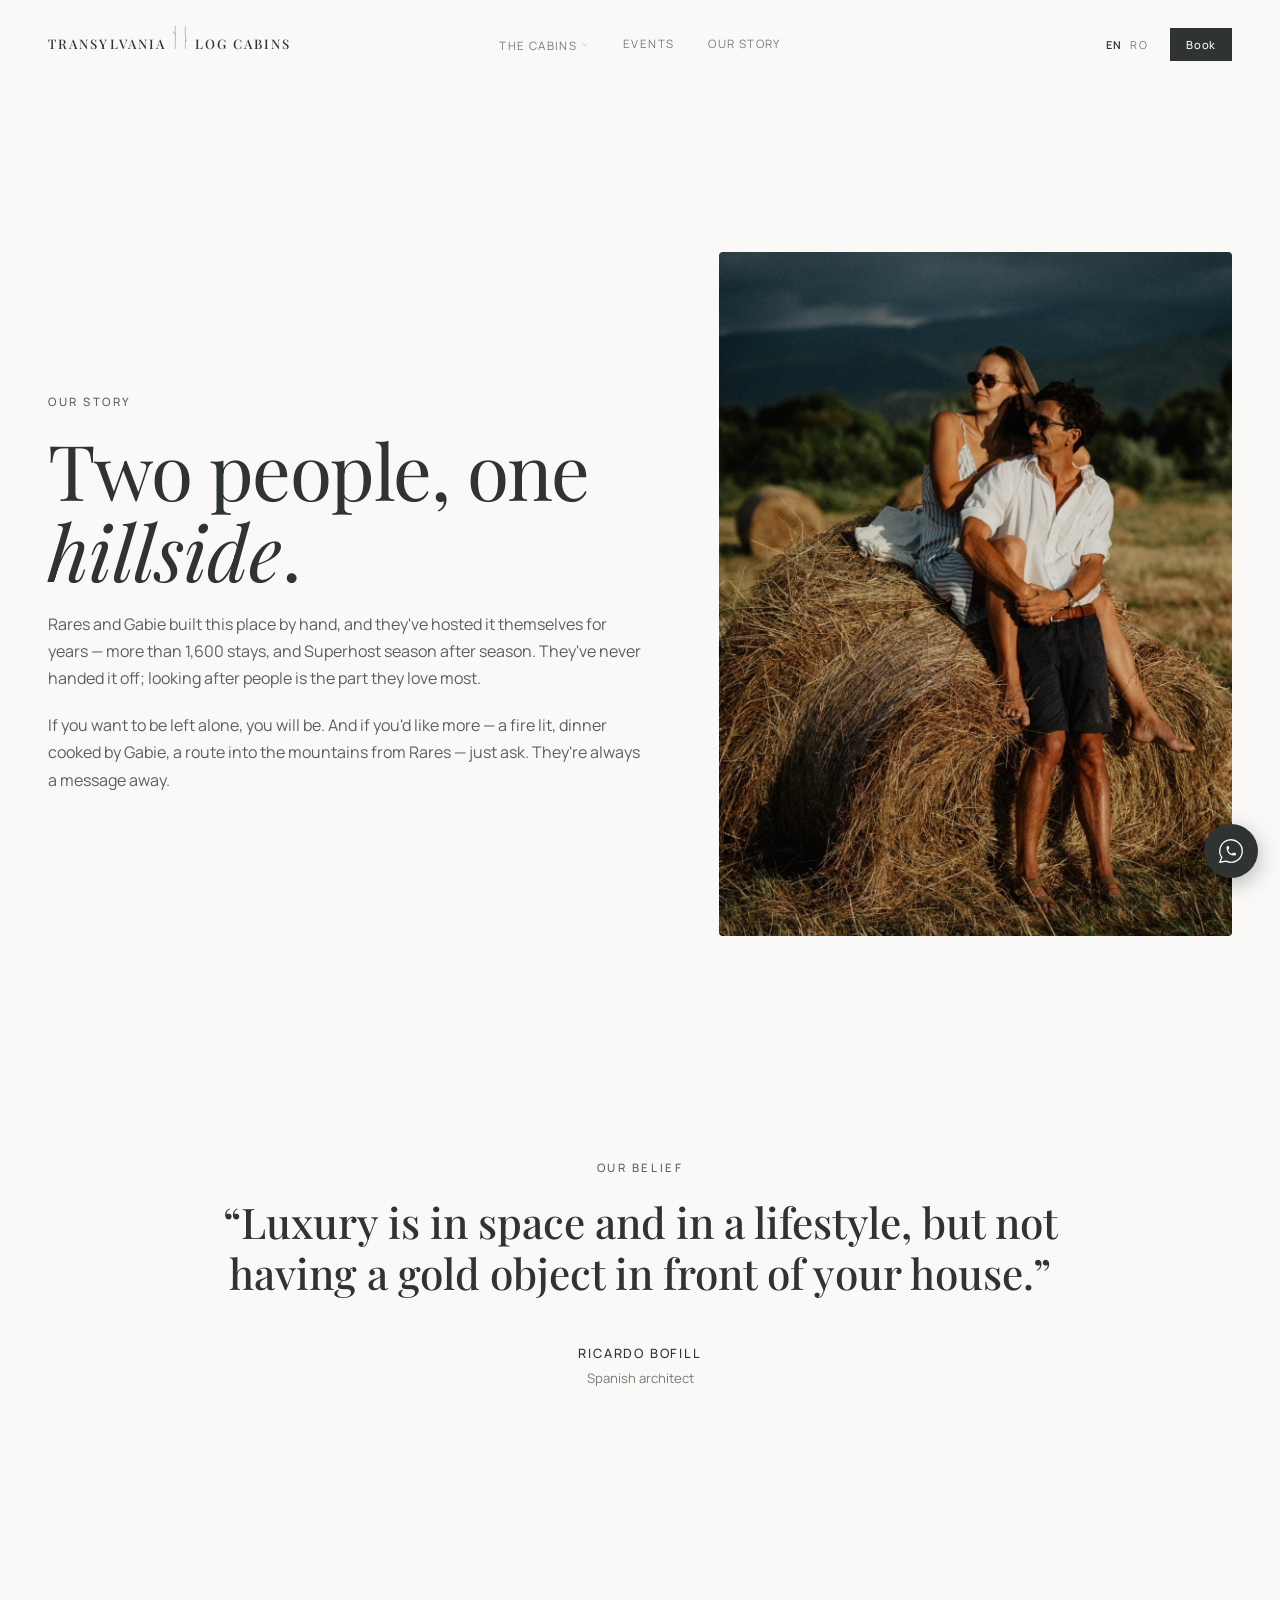
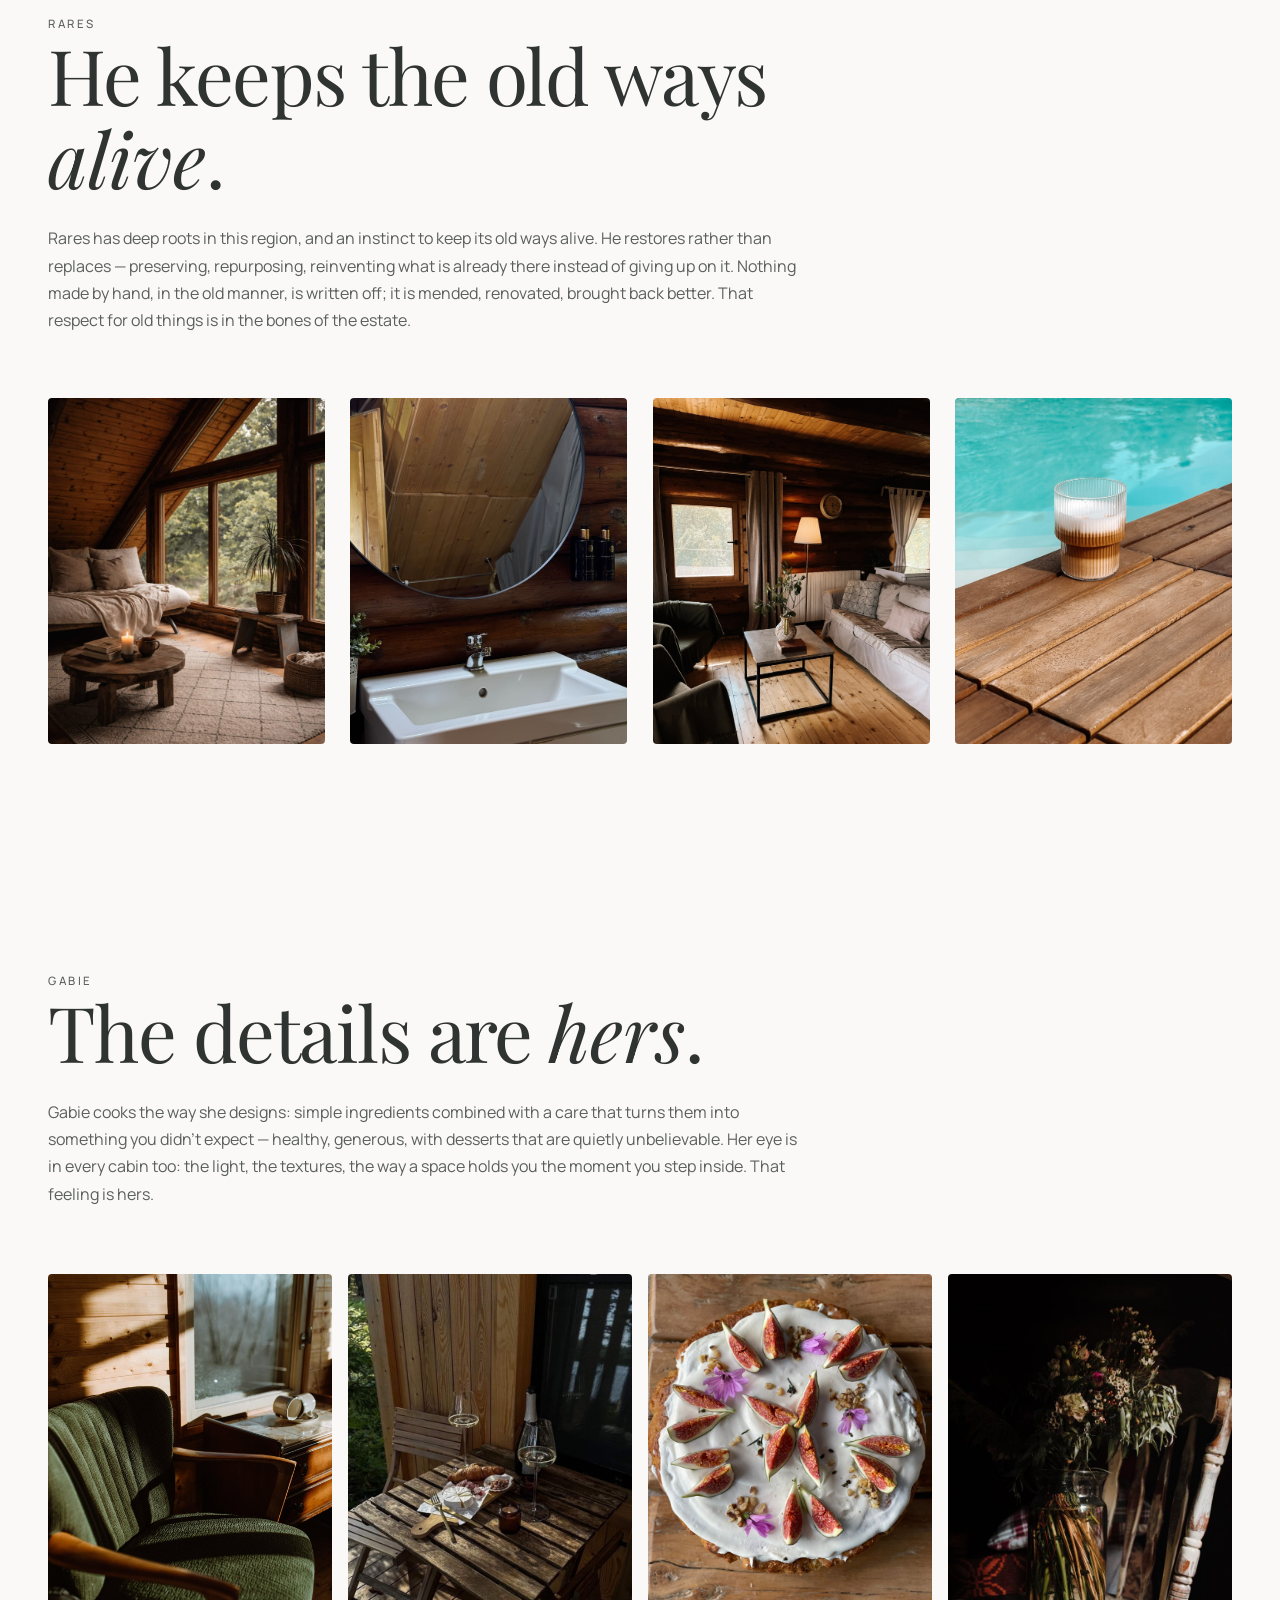
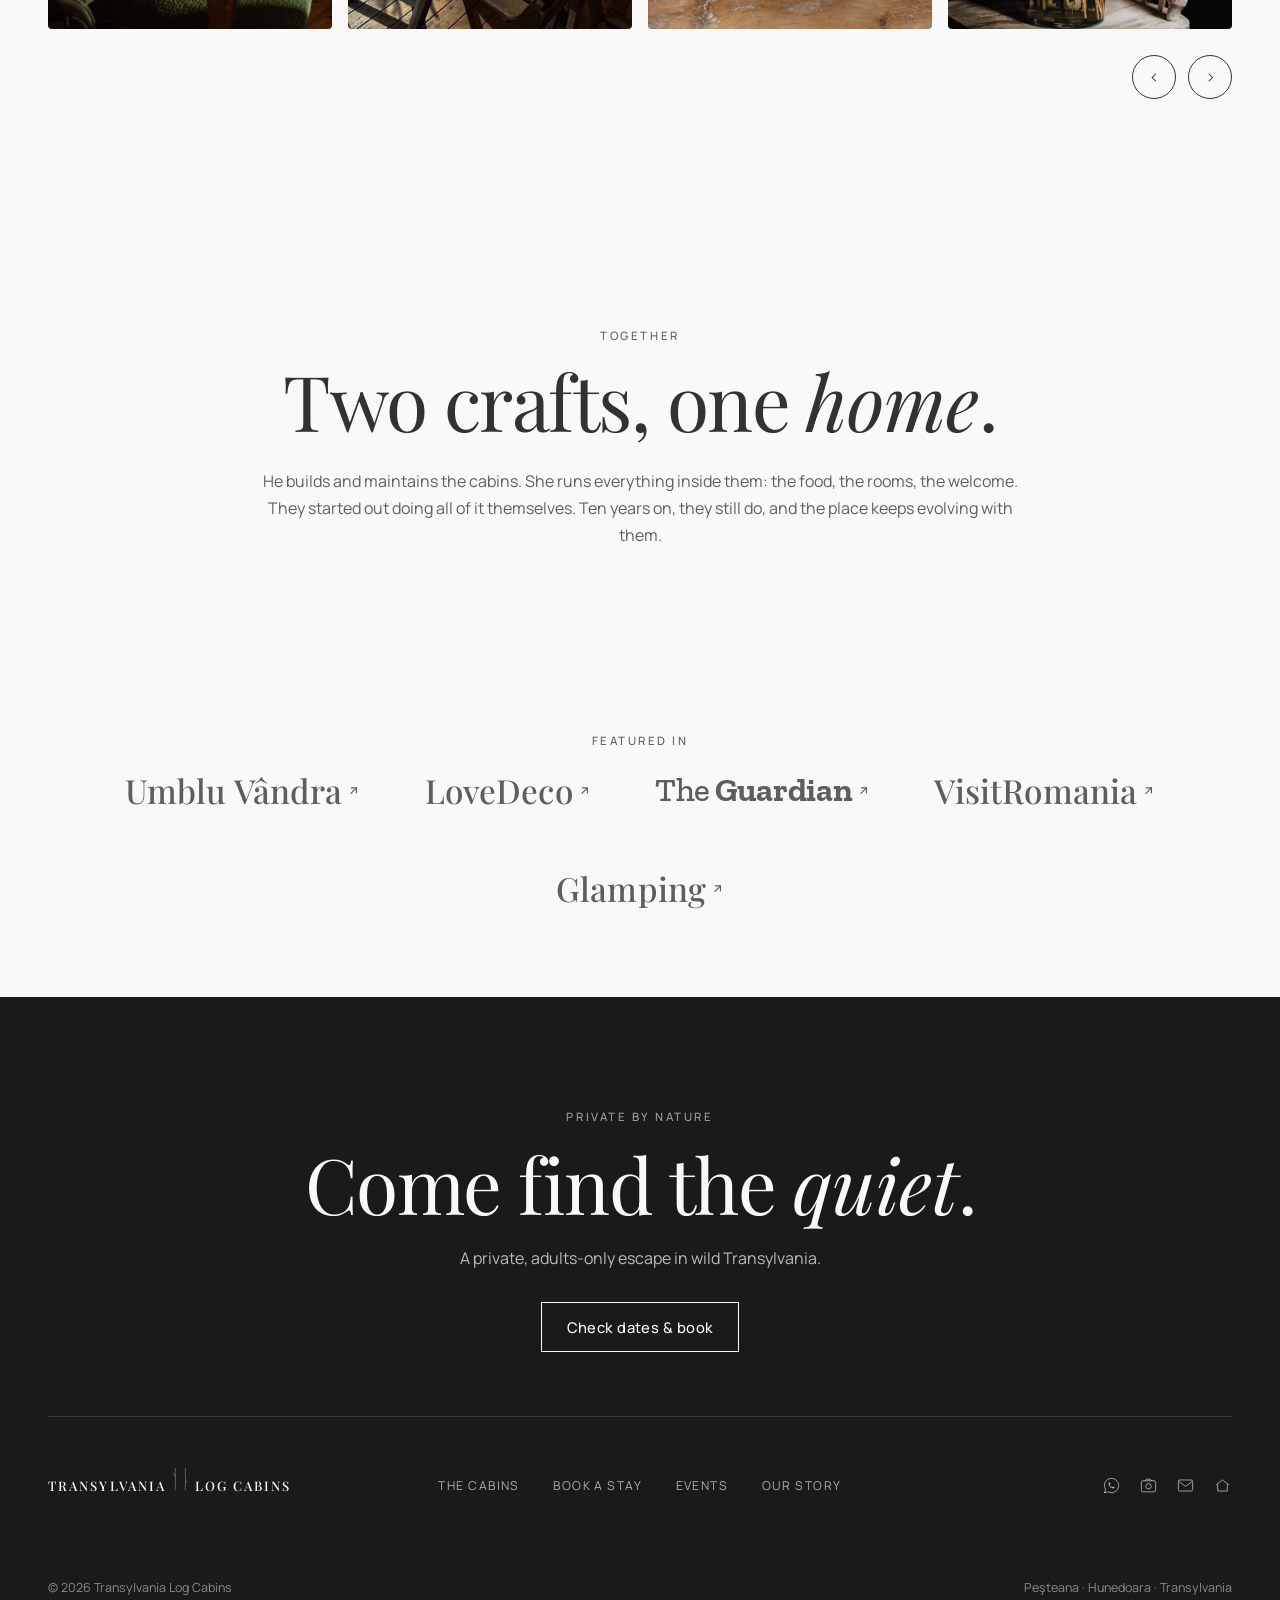
<file: our-story.html>
<!doctype html>
<html lang="en">
<head>
  <meta charset="utf-8">
  <meta name="viewport" content="width=device-width, initial-scale=1">
  <meta name="color-scheme" content="light">
  <title>Our story — Transylvania Log Cabins</title>
  <meta name="description" content="The two people behind Transylvania Log Cabins — Rares, who keeps the region's old ways alive, and Gabie, whose art is the food and the interiors.">

  <link rel="preconnect" href="https://fonts.googleapis.com">
  <link rel="preconnect" href="https://fonts.gstatic.com" crossorigin>
  <link href="https://fonts.googleapis.com/css2?family=Manrope:wght@300;400;500;600&family=Playfair+Display:ital,wght@0,400;0,500;0,600;1,400&family=Zilla+Slab:wght@500;700&display=swap" rel="stylesheet">

  <link rel="stylesheet" href="ds/tlc.css?v=226">
</head>
<body>

  <div data-tlc-nav data-active="story"></div>

  <main>

    <!-- HERO — portrait, with eyebrow + big headline + intro all on the other side -->
    <section class="section story-hero">
      <div class="split reverse">
        <figure class="split-media">
          <div class="split-img" style="aspect-ratio:3/4"><img src="photos/hosts.jpg" alt="Rares and Gabie on the estate at golden hour"></div>
        </figure>
        <div class="split-body">
          <span class="eyebrow">Our story</span>
          <h1 class="display">Two people, one <span class="script">hillside</span>.</h1>
          <p class="lead">Rares and Gabie built this place by hand, and they've hosted it themselves for years — more than 1,600 stays, and Superhost season after season. They've never handed it off; looking after people is the part they love most.</p>
          <p class="lead">If you want to be left alone, you will be. And if you'd like more — a fire lit, dinner cooked by Gabie, a route into the mountains from Rares — just ask. They're always a message away.</p>
        </div>
      </div>
    </section>

    <!-- BELIEF — the Bofill quote, attributed, as a centered pull-quote -->
    <section class="section">
      <div class="content">
        <figure class="pull-quote">
          <span class="eyebrow">Our belief</span>
          <blockquote>&ldquo;Luxury is in space and in a lifestyle, but not having a gold object in front of your house.&rdquo;</blockquote>
          <figcaption><span class="pq-name">Ricardo Bofill</span><span class="pq-role">Spanish architect</span></figcaption>
        </figure>
      </div>
    </section>

    <!-- RARES — his words, then his work -->
    <section class="section">
      <div class="content">
        <div class="content-narrow" style="margin-left:0">
          <span class="eyebrow">Rares</span>
          <h2 class="display">He keeps the old ways <span class="script">alive</span>.</h2>
          <p class="lead" style="margin-top:26px">Rares has deep roots in this region, and an instinct to keep its old ways alive. He restores rather than replaces — preserving, repurposing, reinventing what is already there instead of giving up on it. Nothing made by hand, in the old manner, is written off; it is mended, renovated, brought back better. That respect for old things is in the bones of the estate.</p>
        </div>
        <div class="food-gallery">
          <figure><img src="photos/log-cabin/02.jpg" alt="Handcrafted timber inside a cabin" loading="lazy"></figure>
          <figure><img src="photos/hill-cabin/03.jpg" alt="A rustic, hand-built interior" loading="lazy"></figure>
          <figure><img src="photos/hill/09.jpg" alt="Wood and warm textiles" loading="lazy"></figure>
          <figure><img src="photos/hill-cabin/12.jpg" alt="Old timber, mended and made new" loading="lazy"></figure>
        </div>
      </div>
    </section>

    <!-- GABIE — her words, then her work -->
    <section class="section">
      <div class="content">
        <div class="content-narrow" style="margin-left:0">
          <span class="eyebrow">Gabie</span>
          <h2 class="display">The details are <span class="script">hers</span>.</h2>
          <p class="lead" style="margin-top:26px">Gabie cooks the way she designs: simple ingredients combined with a care that turns them into something you didn't expect — healthy, generous, with desserts that are quietly unbelievable. Her eye is in every cabin too: the light, the textures, the way a space holds you the moment you step inside. That feeling is hers.</p>
        </div>
        <div class="food-carousel-wrap">
          <div class="food-carousel">
            <figure><img src="photos/desserts/dessert-5.jpg" alt="A green armchair in a sunlit cabin corner" loading="lazy"></figure>
            <figure><img src="photos/food/01.jpg" alt="Two glasses of wine and a cheese board on the cabin table" loading="lazy"></figure>
            <figure><img src="photos/desserts/dessert-3.jpg" alt="A fig cake with cream, walnuts and edible flowers" loading="lazy"></figure>
            <figure><img src="photos/florals.jpg" alt="Wildflowers gathered in a jar" loading="lazy"></figure>
            <figure><img src="photos/desserts/dessert-4.jpg" alt="A curry with rice, plated by the pool" loading="lazy"></figure>
            <figure><img src="photos/desserts/dessert-2.jpg" alt="A blueberry and lemon tart" loading="lazy"></figure>
            <figure><img src="photos/desserts/dessert-6.jpg" alt="A quiet corner with tea and warm light" loading="lazy"></figure>
            <figure><img src="photos/desserts/dessert-7.jpg" alt="A ribbed glass of coffee on wood" loading="lazy"></figure>
            <figure><img src="photos/desserts/dessert-1.jpg" alt="A slice of cake on a painted plate" loading="lazy"></figure>
          </div>
          <div class="food-car-controls">
            <button class="food-car-btn prev" type="button" aria-label="Previous">&#8249;</button>
            <button class="food-car-btn next" type="button" aria-label="Next">&#8250;</button>
          </div>
        </div>
      </div>
    </section>

    <!-- CLOSING — his craft + her care come together into the estate they built -->
    <section class="section">
      <div class="content">
        <div class="content-narrow" style="margin:0 auto; text-align:center">
          <span class="eyebrow">Together</span>
          <h2 class="display" style="margin-top:14px">Two crafts, one <span class="script">home</span>.</h2>
          <p class="lead" style="margin-top:26px">He builds and maintains the cabins. She runs everything inside them: the food, the rooms, the welcome. They started out doing all of it themselves. Ten years on, they still do, and the place keeps evolving with them.</p>
        </div>
      </div>
    </section>

    <!-- FEATURED IN (property-wide press strip) -->
    <section class="section-tight featured-logos">
      <div class="fl-inner">
        <span class="eyebrow">Featured in</span>
        <div class="fl-row">
          <a class="fl-item fl-serif" href="https://umbluvandra.com/en/mountain-weekend-getaway-transylvania-log-cabins/" target="_blank" rel="noopener">Umblu V&#226;ndra<svg class="fl-arrow" viewBox="0 0 24 24" fill="none" stroke="currentColor" stroke-width="2.2" stroke-linecap="round" stroke-linejoin="round" aria-hidden="true"><path d="M7 17 17 7"/><path d="M8 7h9v9"/></svg></a>
          <a class="fl-item fl-serif" href="https://lovedeco.ro/loft-treehouse-casuta-din-copac-cu-priveliste-spre-muntii-retezat-si-izolatie-din-lana/" target="_blank" rel="noopener">LoveDeco<svg class="fl-arrow" viewBox="0 0 24 24" fill="none" stroke="currentColor" stroke-width="2.2" stroke-linecap="round" stroke-linejoin="round" aria-hidden="true"><path d="M7 17 17 7"/><path d="M8 7h9v9"/></svg></a>
          <a class="fl-item gdn-logo" href="https://www.theguardian.com/travel/2022/may/21/20-of-the-coolest-holiday-cabins-in-europe" target="_blank" rel="noopener" aria-label="Featured in The Guardian"><span>The</span>Guardian<svg class="fl-arrow" viewBox="0 0 24 24" fill="none" stroke="currentColor" stroke-width="2.2" stroke-linecap="round" stroke-linejoin="round" aria-hidden="true"><path d="M7 17 17 7"/><path d="M8 7h9v9"/></svg></a>
          <a class="fl-item fl-serif" href="https://visitromania.ro/en/accommodation/transylvania-log-cabins-adults-only-retreat-treehouses" target="_blank" rel="noopener">VisitRomania<svg class="fl-arrow" viewBox="0 0 24 24" fill="none" stroke="currentColor" stroke-width="2.2" stroke-linecap="round" stroke-linejoin="round" aria-hidden="true"><path d="M7 17 17 7"/><path d="M8 7h9v9"/></svg></a>
          <a class="fl-item fl-serif" href="https://www.amazon.com/Glamping-Glamorous-Camping-Great-Outdoors/dp/0764366009" target="_blank" rel="noopener" aria-label="Featured in the book Glamping">Glamping<svg class="fl-arrow" viewBox="0 0 24 24" fill="none" stroke="currentColor" stroke-width="2.2" stroke-linecap="round" stroke-linejoin="round" aria-hidden="true"><path d="M7 17 17 7"/><path d="M8 7h9v9"/></svg></a>
        </div>
      </div>
    </section>

  </main>

  <div data-tlc-footer></div>

  <script src="ds/tlc.js?v=226"></script>
  <script>TLC.init({ active:"story", heroNav:false });</script>
</body>
</html>
</file>
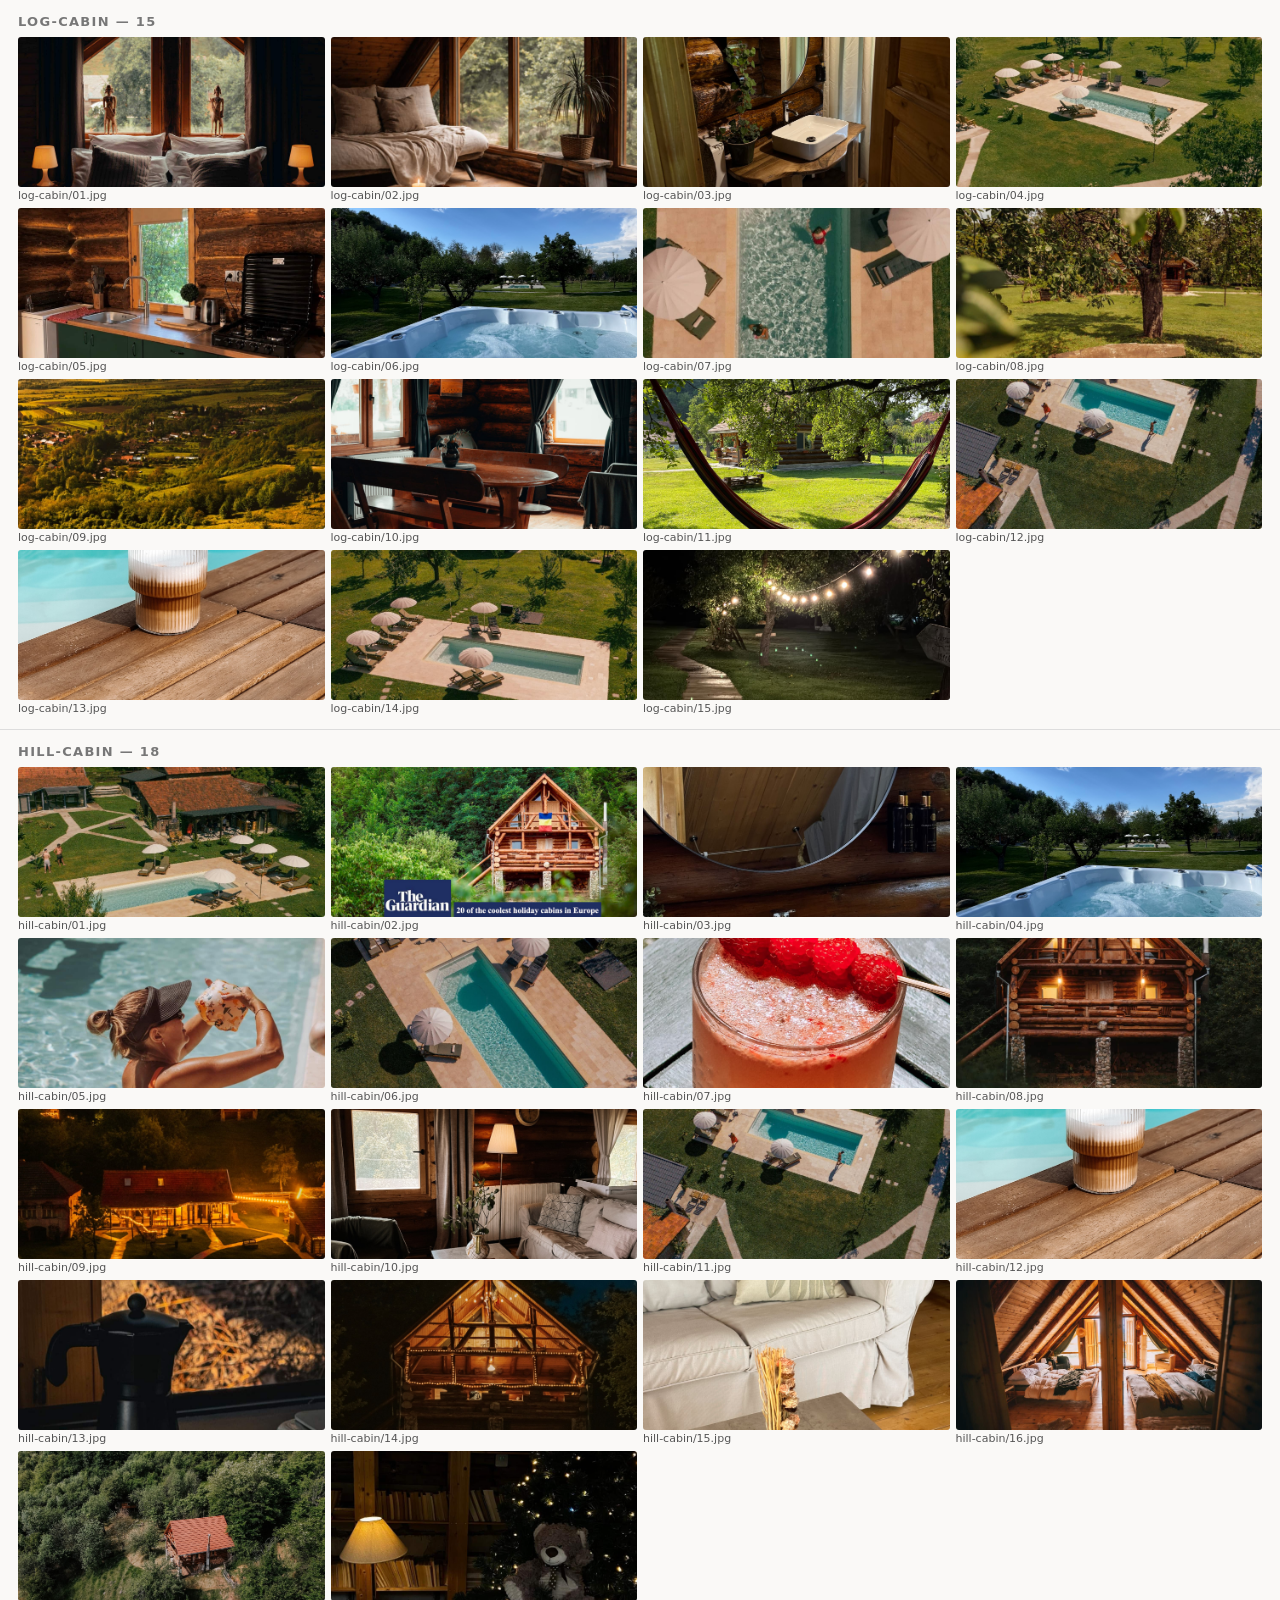
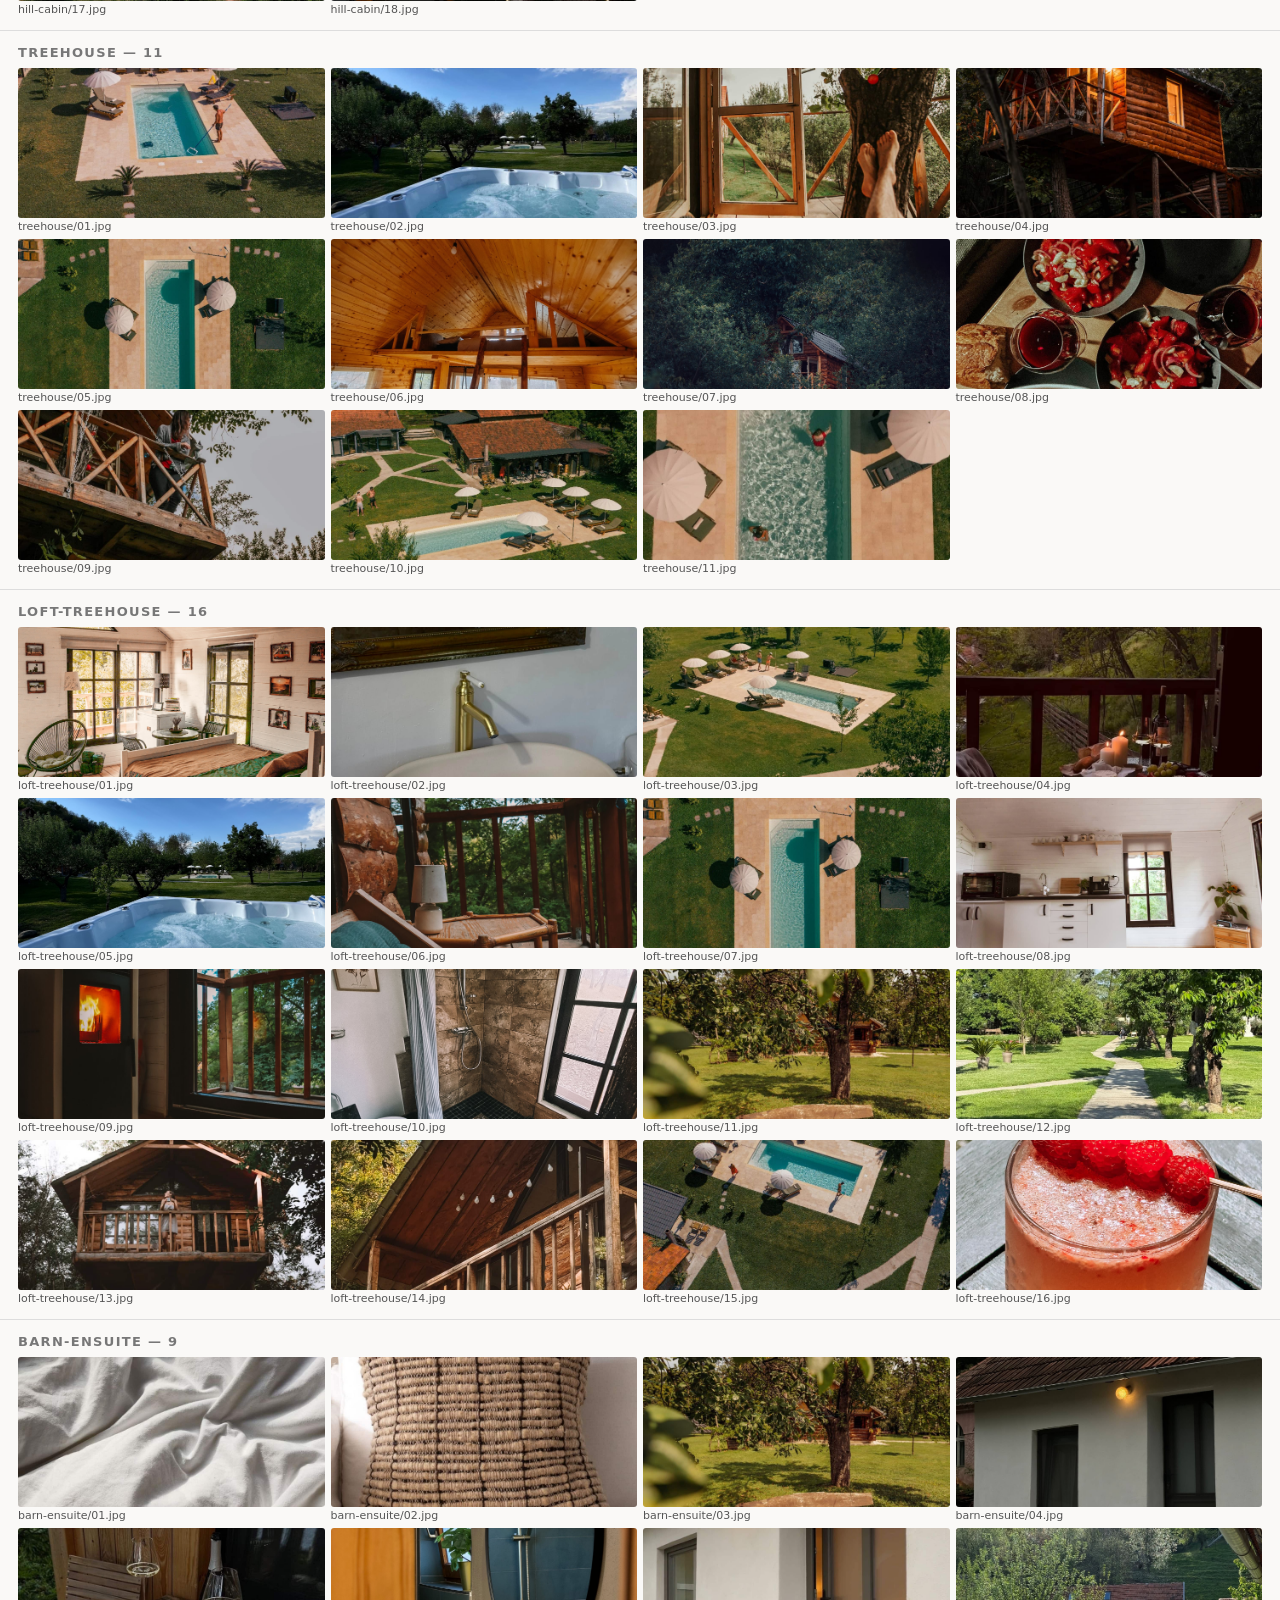
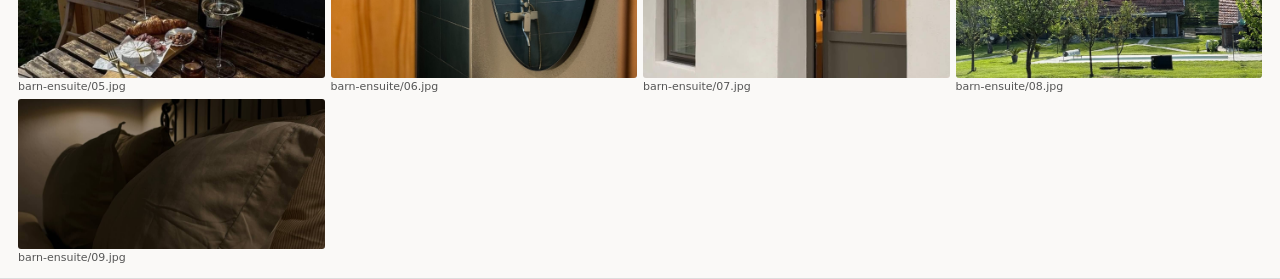
<file: ds/_contact.html>
<!doctype html><meta charset=utf-8><meta name=viewport content="width=device-width,initial-scale=1">
<style>body{font-family:system-ui;margin:0;background:#faf9f7;color:#2f3331}
section{padding:14px 18px;border-bottom:1px solid #ddd}
h2{font-size:13px;letter-spacing:.1em;text-transform:uppercase;margin:0 0 8px;color:#777}
.row{display:grid;grid-template-columns:repeat(4,1fr);gap:6px}
figure{margin:0} img{width:100%;height:150px;object-fit:cover;display:block;border-radius:3px}
figcaption{font-size:11px;color:#555;margin-top:2px}</style><section><h2>log-cabin — 15</h2><div class=row><figure><img src="/photos/log-cabin/01.jpg"><figcaption>log-cabin/01.jpg</figcaption></figure><figure><img src="/photos/log-cabin/02.jpg"><figcaption>log-cabin/02.jpg</figcaption></figure><figure><img src="/photos/log-cabin/03.jpg"><figcaption>log-cabin/03.jpg</figcaption></figure><figure><img src="/photos/log-cabin/04.jpg"><figcaption>log-cabin/04.jpg</figcaption></figure><figure><img src="/photos/log-cabin/05.jpg"><figcaption>log-cabin/05.jpg</figcaption></figure><figure><img src="/photos/log-cabin/06.jpg"><figcaption>log-cabin/06.jpg</figcaption></figure><figure><img src="/photos/log-cabin/07.jpg"><figcaption>log-cabin/07.jpg</figcaption></figure><figure><img src="/photos/log-cabin/08.jpg"><figcaption>log-cabin/08.jpg</figcaption></figure><figure><img src="/photos/log-cabin/09.jpg"><figcaption>log-cabin/09.jpg</figcaption></figure><figure><img src="/photos/log-cabin/10.jpg"><figcaption>log-cabin/10.jpg</figcaption></figure><figure><img src="/photos/log-cabin/11.jpg"><figcaption>log-cabin/11.jpg</figcaption></figure><figure><img src="/photos/log-cabin/12.jpg"><figcaption>log-cabin/12.jpg</figcaption></figure><figure><img src="/photos/log-cabin/13.jpg"><figcaption>log-cabin/13.jpg</figcaption></figure><figure><img src="/photos/log-cabin/14.jpg"><figcaption>log-cabin/14.jpg</figcaption></figure><figure><img src="/photos/log-cabin/15.jpg"><figcaption>log-cabin/15.jpg</figcaption></figure></div></section><section><h2>hill-cabin — 18</h2><div class=row><figure><img src="/photos/hill-cabin/01.jpg"><figcaption>hill-cabin/01.jpg</figcaption></figure><figure><img src="/photos/hill-cabin/02.jpg"><figcaption>hill-cabin/02.jpg</figcaption></figure><figure><img src="/photos/hill-cabin/03.jpg"><figcaption>hill-cabin/03.jpg</figcaption></figure><figure><img src="/photos/hill-cabin/04.jpg"><figcaption>hill-cabin/04.jpg</figcaption></figure><figure><img src="/photos/hill-cabin/05.jpg"><figcaption>hill-cabin/05.jpg</figcaption></figure><figure><img src="/photos/hill-cabin/06.jpg"><figcaption>hill-cabin/06.jpg</figcaption></figure><figure><img src="/photos/hill-cabin/07.jpg"><figcaption>hill-cabin/07.jpg</figcaption></figure><figure><img src="/photos/hill-cabin/08.jpg"><figcaption>hill-cabin/08.jpg</figcaption></figure><figure><img src="/photos/hill-cabin/09.jpg"><figcaption>hill-cabin/09.jpg</figcaption></figure><figure><img src="/photos/hill-cabin/10.jpg"><figcaption>hill-cabin/10.jpg</figcaption></figure><figure><img src="/photos/hill-cabin/11.jpg"><figcaption>hill-cabin/11.jpg</figcaption></figure><figure><img src="/photos/hill-cabin/12.jpg"><figcaption>hill-cabin/12.jpg</figcaption></figure><figure><img src="/photos/hill-cabin/13.jpg"><figcaption>hill-cabin/13.jpg</figcaption></figure><figure><img src="/photos/hill-cabin/14.jpg"><figcaption>hill-cabin/14.jpg</figcaption></figure><figure><img src="/photos/hill-cabin/15.jpg"><figcaption>hill-cabin/15.jpg</figcaption></figure><figure><img src="/photos/hill-cabin/16.jpg"><figcaption>hill-cabin/16.jpg</figcaption></figure><figure><img src="/photos/hill-cabin/17.jpg"><figcaption>hill-cabin/17.jpg</figcaption></figure><figure><img src="/photos/hill-cabin/18.jpg"><figcaption>hill-cabin/18.jpg</figcaption></figure></div></section><section><h2>treehouse — 11</h2><div class=row><figure><img src="/photos/treehouse/01.jpg"><figcaption>treehouse/01.jpg</figcaption></figure><figure><img src="/photos/treehouse/02.jpg"><figcaption>treehouse/02.jpg</figcaption></figure><figure><img src="/photos/treehouse/03.jpg"><figcaption>treehouse/03.jpg</figcaption></figure><figure><img src="/photos/treehouse/04.jpg"><figcaption>treehouse/04.jpg</figcaption></figure><figure><img src="/photos/treehouse/05.jpg"><figcaption>treehouse/05.jpg</figcaption></figure><figure><img src="/photos/treehouse/06.jpg"><figcaption>treehouse/06.jpg</figcaption></figure><figure><img src="/photos/treehouse/07.jpg"><figcaption>treehouse/07.jpg</figcaption></figure><figure><img src="/photos/treehouse/08.jpg"><figcaption>treehouse/08.jpg</figcaption></figure><figure><img src="/photos/treehouse/09.jpg"><figcaption>treehouse/09.jpg</figcaption></figure><figure><img src="/photos/treehouse/10.jpg"><figcaption>treehouse/10.jpg</figcaption></figure><figure><img src="/photos/treehouse/11.jpg"><figcaption>treehouse/11.jpg</figcaption></figure></div></section><section><h2>loft-treehouse — 16</h2><div class=row><figure><img src="/photos/loft-treehouse/01.jpg"><figcaption>loft-treehouse/01.jpg</figcaption></figure><figure><img src="/photos/loft-treehouse/02.jpg"><figcaption>loft-treehouse/02.jpg</figcaption></figure><figure><img src="/photos/loft-treehouse/03.jpg"><figcaption>loft-treehouse/03.jpg</figcaption></figure><figure><img src="/photos/loft-treehouse/04.jpg"><figcaption>loft-treehouse/04.jpg</figcaption></figure><figure><img src="/photos/loft-treehouse/05.jpg"><figcaption>loft-treehouse/05.jpg</figcaption></figure><figure><img src="/photos/loft-treehouse/06.jpg"><figcaption>loft-treehouse/06.jpg</figcaption></figure><figure><img src="/photos/loft-treehouse/07.jpg"><figcaption>loft-treehouse/07.jpg</figcaption></figure><figure><img src="/photos/loft-treehouse/08.jpg"><figcaption>loft-treehouse/08.jpg</figcaption></figure><figure><img src="/photos/loft-treehouse/09.jpg"><figcaption>loft-treehouse/09.jpg</figcaption></figure><figure><img src="/photos/loft-treehouse/10.jpg"><figcaption>loft-treehouse/10.jpg</figcaption></figure><figure><img src="/photos/loft-treehouse/11.jpg"><figcaption>loft-treehouse/11.jpg</figcaption></figure><figure><img src="/photos/loft-treehouse/12.jpg"><figcaption>loft-treehouse/12.jpg</figcaption></figure><figure><img src="/photos/loft-treehouse/13.jpg"><figcaption>loft-treehouse/13.jpg</figcaption></figure><figure><img src="/photos/loft-treehouse/14.jpg"><figcaption>loft-treehouse/14.jpg</figcaption></figure><figure><img src="/photos/loft-treehouse/15.jpg"><figcaption>loft-treehouse/15.jpg</figcaption></figure><figure><img src="/photos/loft-treehouse/16.jpg"><figcaption>loft-treehouse/16.jpg</figcaption></figure></div></section><section><h2>barn-ensuite — 9</h2><div class=row><figure><img src="/photos/barn-ensuite/01.jpg"><figcaption>barn-ensuite/01.jpg</figcaption></figure><figure><img src="/photos/barn-ensuite/02.jpg"><figcaption>barn-ensuite/02.jpg</figcaption></figure><figure><img src="/photos/barn-ensuite/03.jpg"><figcaption>barn-ensuite/03.jpg</figcaption></figure><figure><img src="/photos/barn-ensuite/04.jpg"><figcaption>barn-ensuite/04.jpg</figcaption></figure><figure><img src="/photos/barn-ensuite/05.jpg"><figcaption>barn-ensuite/05.jpg</figcaption></figure><figure><img src="/photos/barn-ensuite/06.jpg"><figcaption>barn-ensuite/06.jpg</figcaption></figure><figure><img src="/photos/barn-ensuite/07.jpg"><figcaption>barn-ensuite/07.jpg</figcaption></figure><figure><img src="/photos/barn-ensuite/08.jpg"><figcaption>barn-ensuite/08.jpg</figcaption></figure><figure><img src="/photos/barn-ensuite/09.jpg"><figcaption>barn-ensuite/09.jpg</figcaption></figure></div></section>
</file>
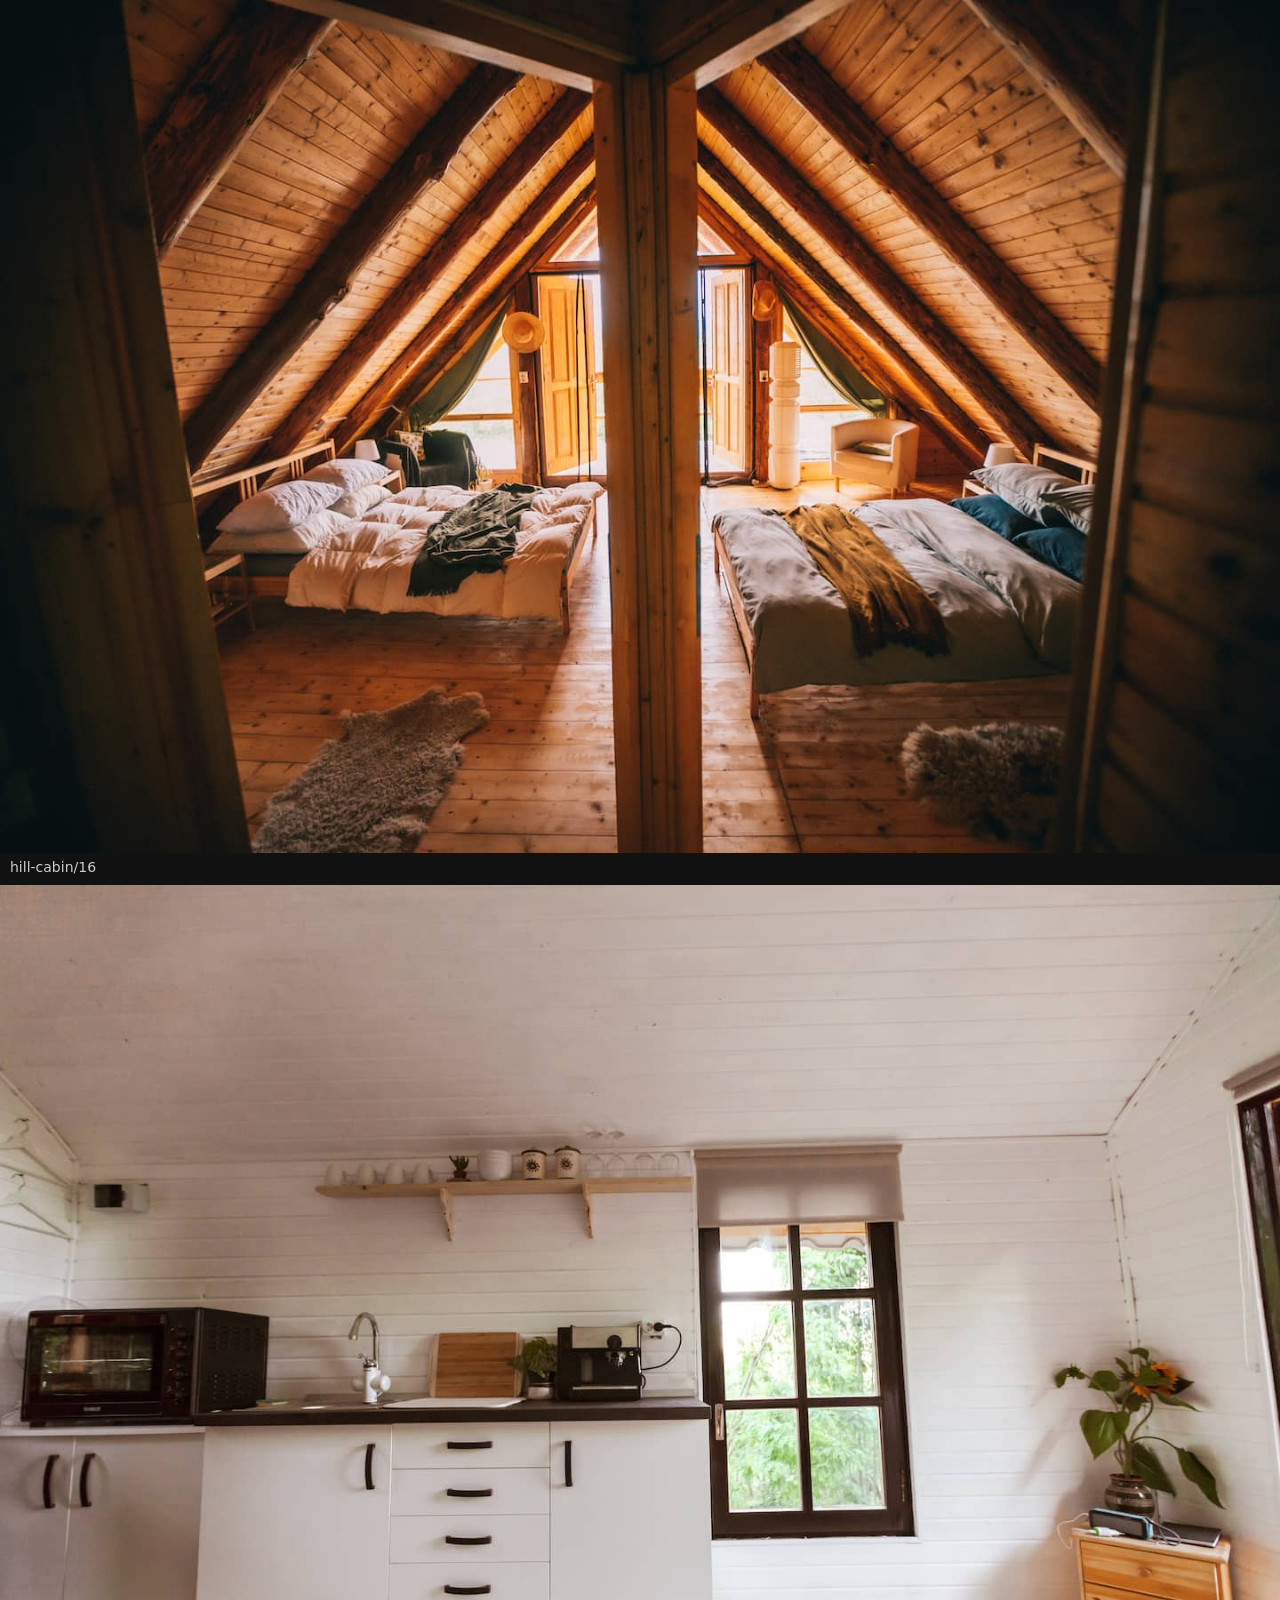
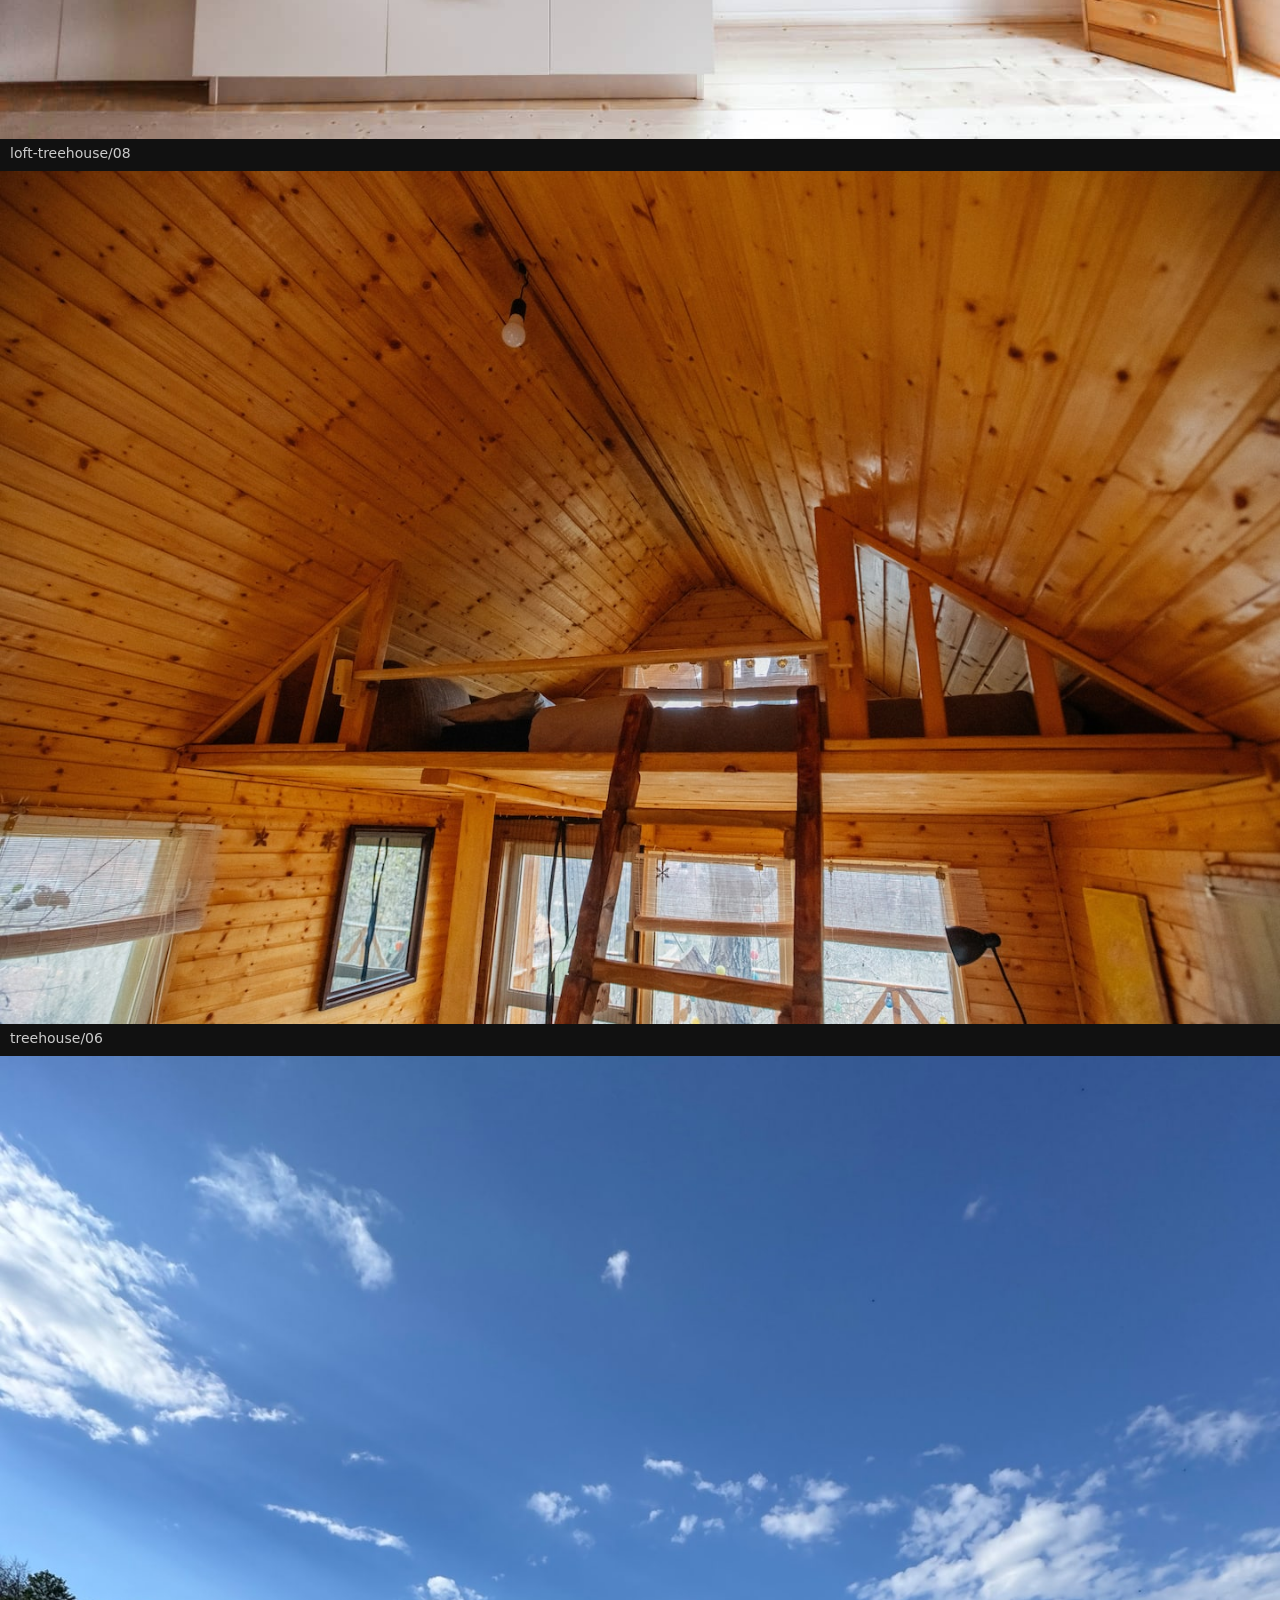
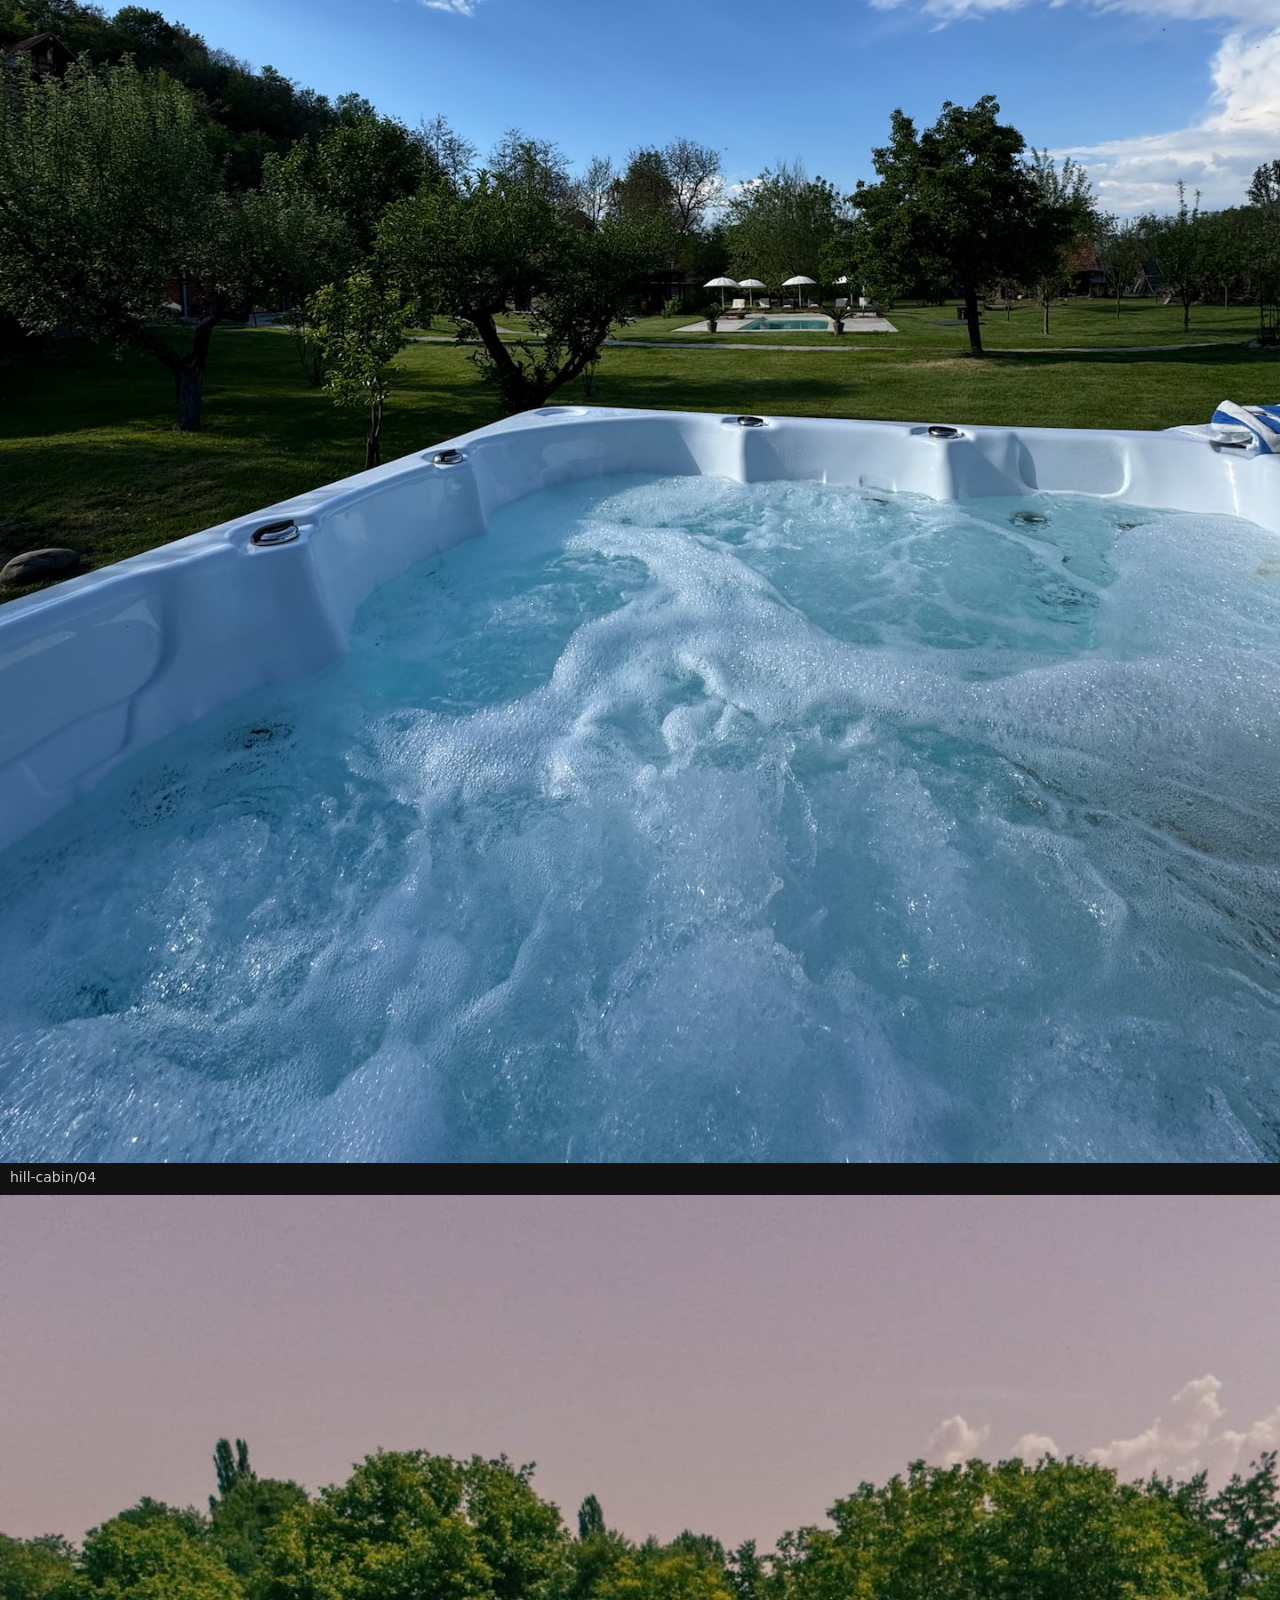
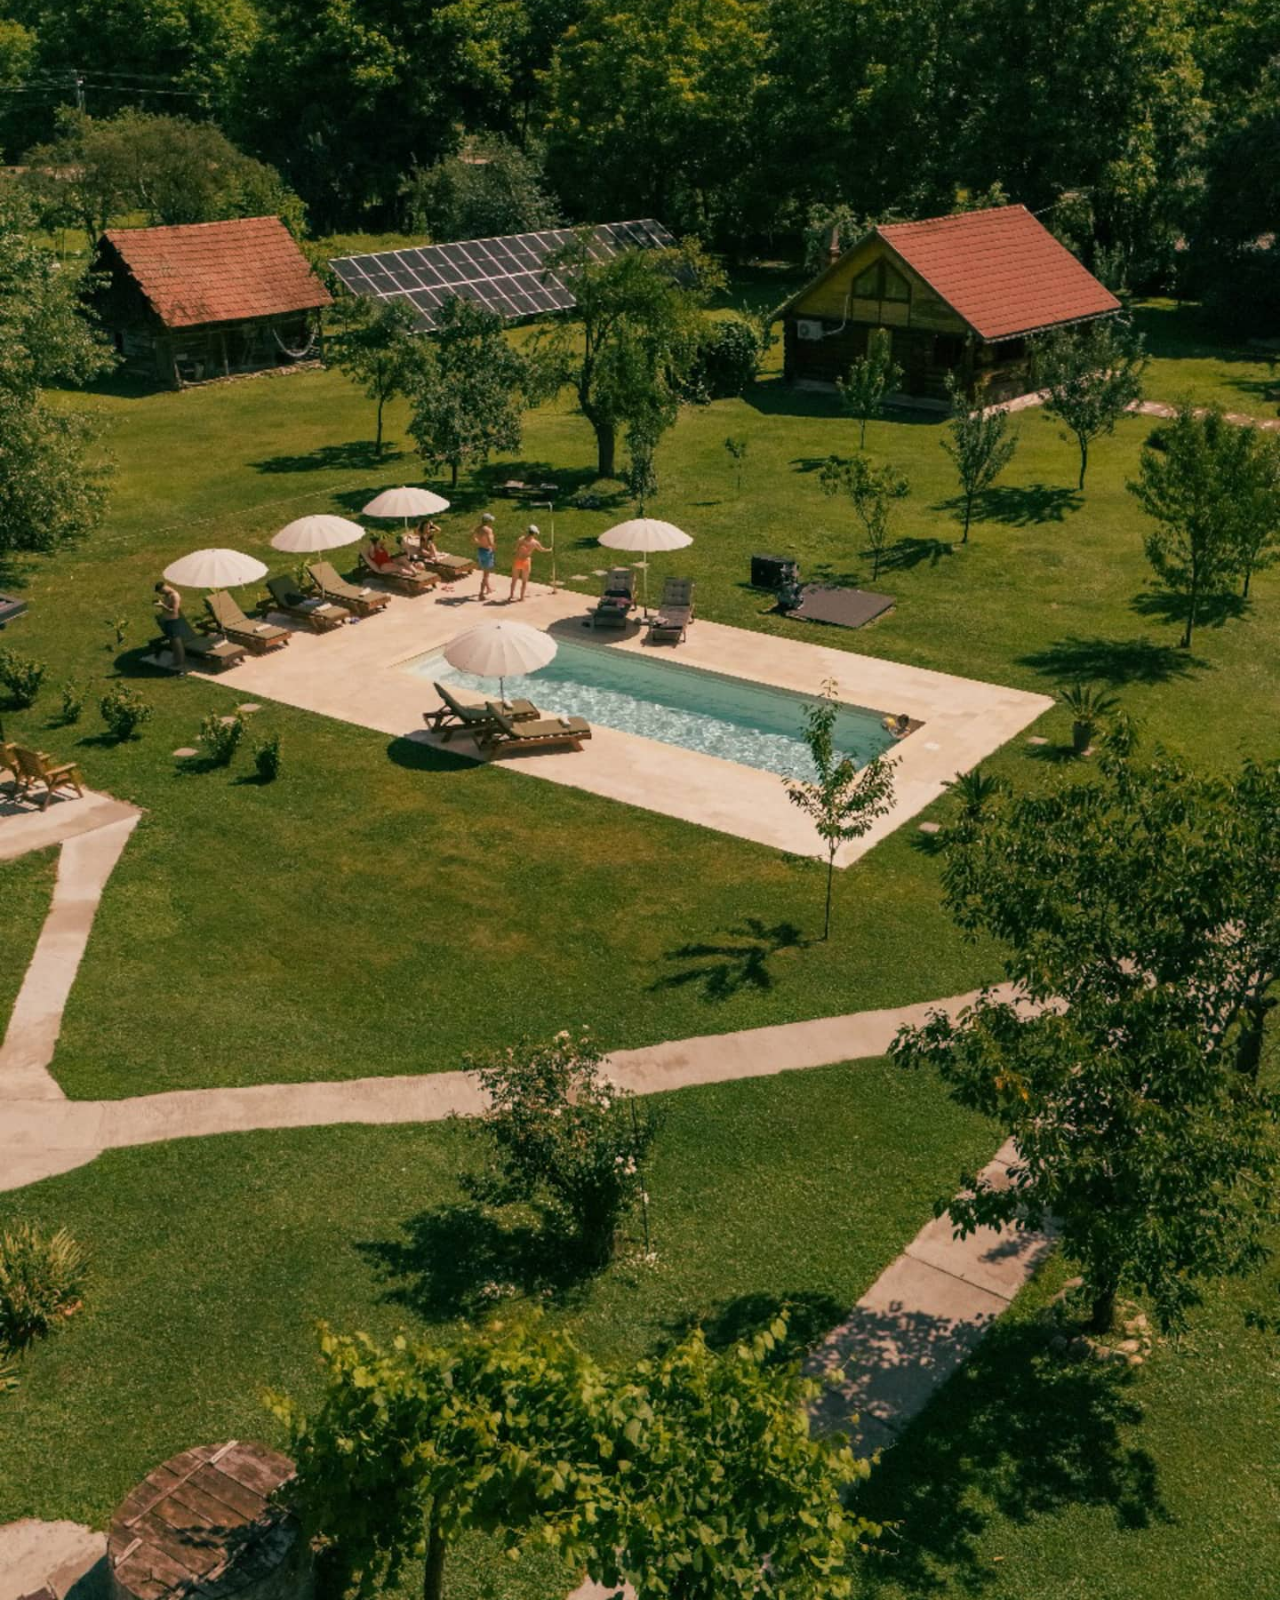
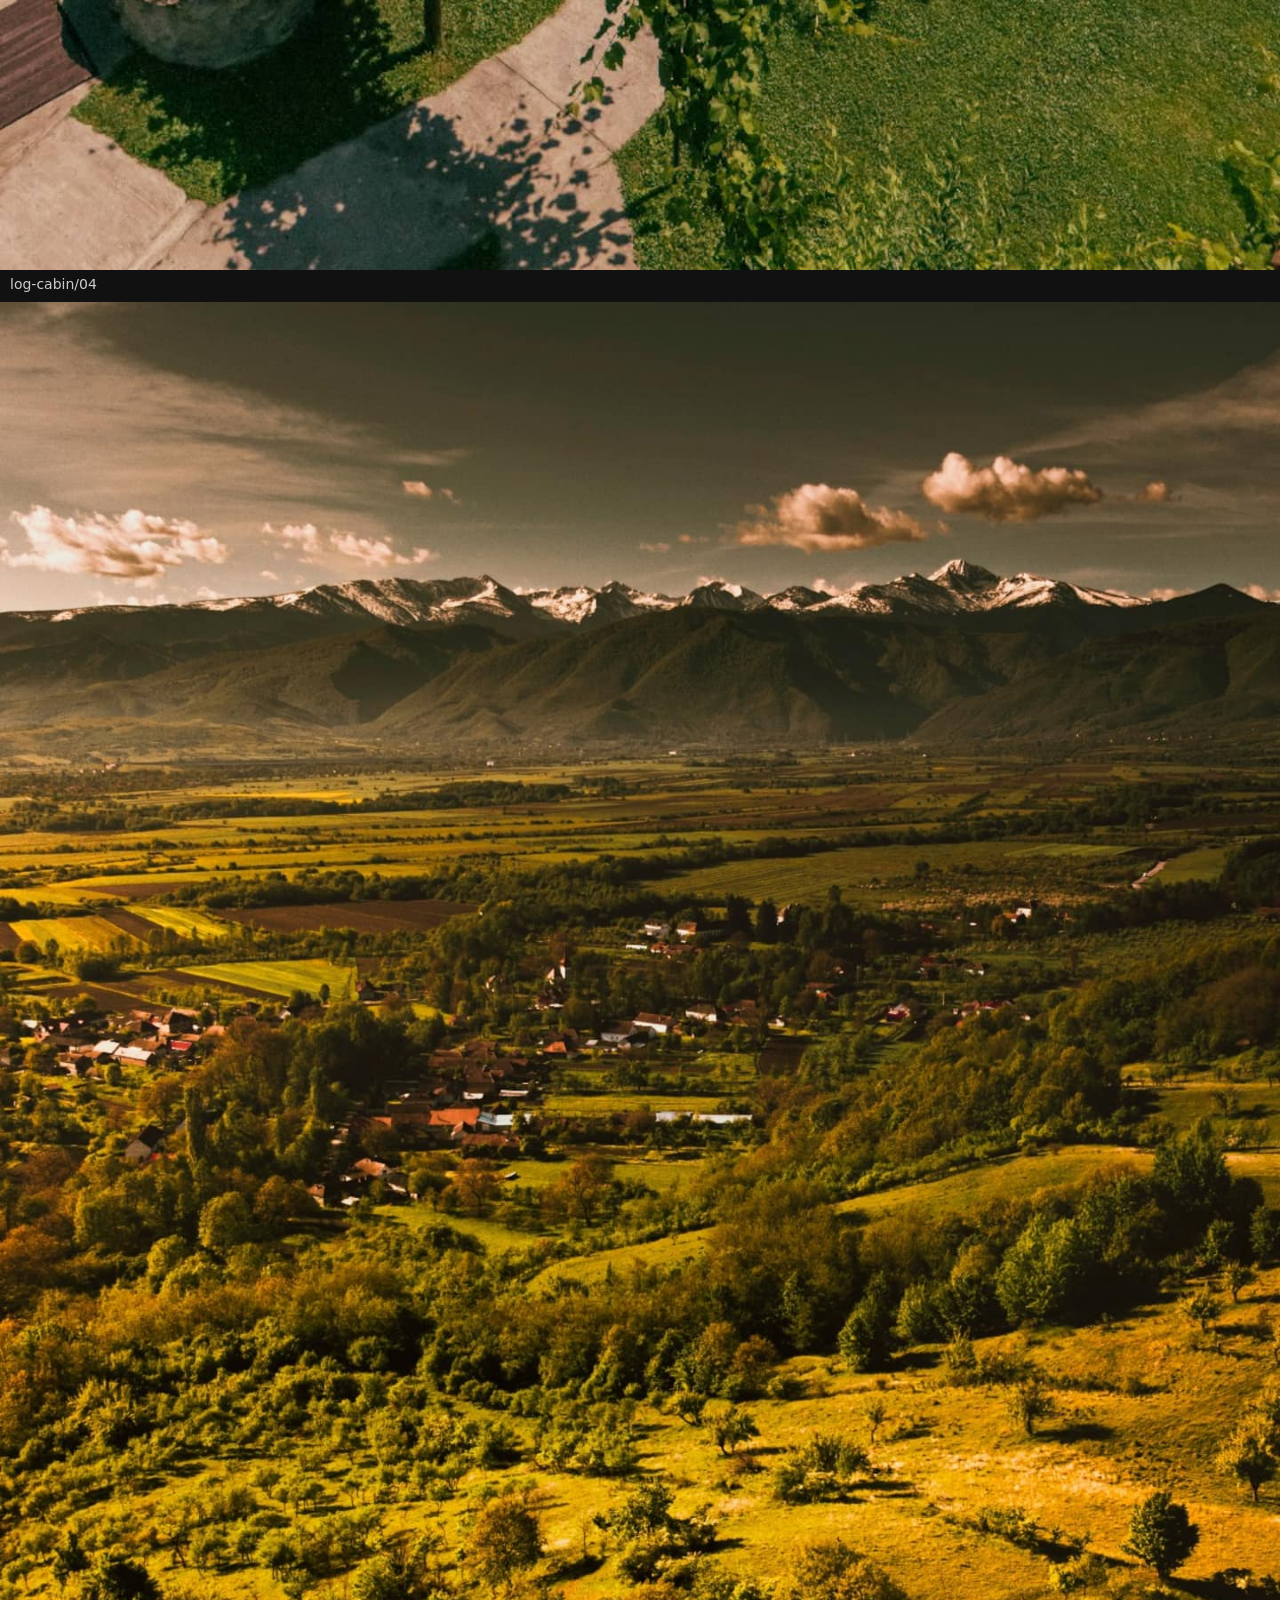
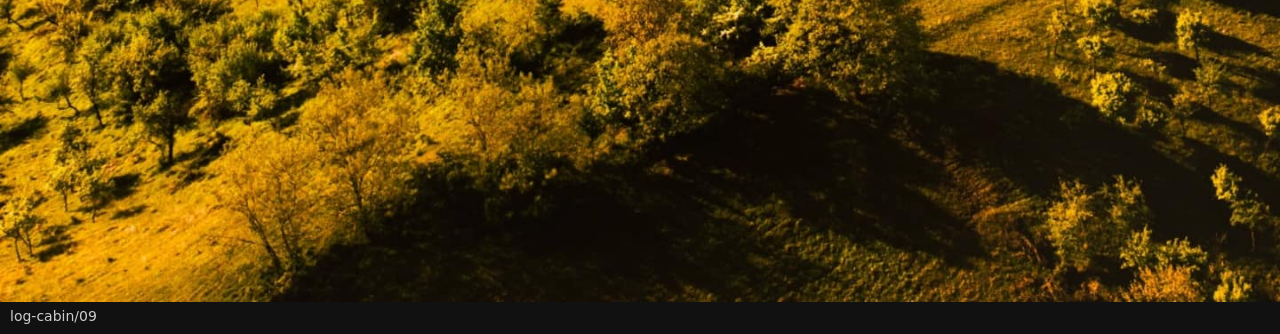
<file: ds/_herotest.html>
<!doctype html><html><head><meta charset=utf-8><style>
body{margin:0;background:#111;font-family:system-ui}
figure{margin:0 0 4px}
img{width:100%;display:block}
figcaption{color:#ccc;font-size:14px;padding:6px 10px}
</style></head><body>
<figure><img src="/photos/hill-cabin/16.jpg"><figcaption>hill-cabin/16</figcaption></figure>
<figure><img src="/photos/loft-treehouse/08.jpg"><figcaption>loft-treehouse/08</figcaption></figure>
<figure><img src="/photos/treehouse/06.jpg"><figcaption>treehouse/06</figcaption></figure>
<figure><img src="/photos/hill-cabin/04.jpg"><figcaption>hill-cabin/04</figcaption></figure>
<figure><img src="/photos/log-cabin/04.jpg"><figcaption>log-cabin/04</figcaption></figure>
<figure><img src="/photos/log-cabin/09.jpg"><figcaption>log-cabin/09</figcaption></figure>
</body></html>
</file>
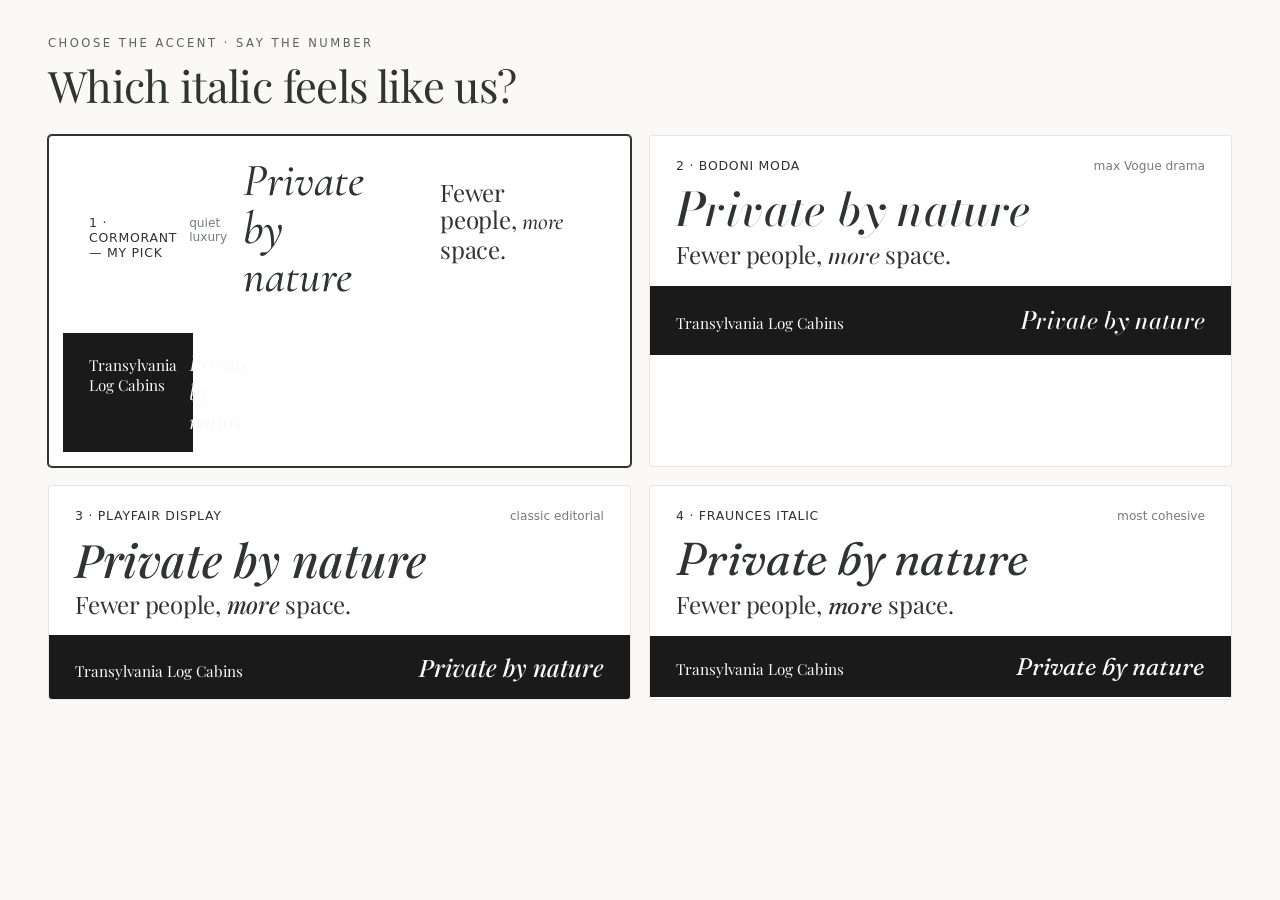
<file: ds/accent-compare.html>
<!doctype html>
<html lang="en">
<head>
  <meta charset="utf-8">
  <meta name="viewport" content="width=device-width, initial-scale=1">
  <meta name="color-scheme" content="light">
  <title>Accent options · Transylvania Log Cabins</title>
  <link rel="preconnect" href="https://fonts.googleapis.com">
  <link rel="preconnect" href="https://fonts.gstatic.com" crossorigin>
  <link href="https://fonts.googleapis.com/css2?family=Bodoni+Moda:ital,opsz,wght@1,6..96,500&family=Cormorant:ital,wght@1,500;1,600&family=Fraunces:ital,opsz,wght@0,9..144,300..500;1,9..144,300..500&family=Inter:wght@400;500&family=Playfair+Display:ital,wght@1,500&display=swap" rel="stylesheet">
  <link rel="stylesheet" href="tlc.css">
  <style>
    body{ background:var(--paper); }
    .ac-head{ padding:32px var(--gutter) 10px; max-width:1280px; margin:0 auto; }
    .ac-grid{ max-width:1280px; margin:0 auto; padding:14px var(--gutter) 48px;
      display:grid; grid-template-columns:1fr 1fr; gap:18px; }
    .ac-card{ border:1px solid var(--line); border-radius:var(--r-md); overflow:hidden; background:var(--surface); }
    .ac-card.pick{ border-color:var(--ink); box-shadow:0 0 0 1px var(--ink); }
    .ac-top{ padding:22px 26px 6px; display:flex; align-items:baseline; justify-content:space-between; gap:12px; }
    .ac-num{ font-family:var(--font-body); font-weight:500; font-size:.78rem; letter-spacing:.06em;
      text-transform:uppercase; color:var(--ink); }
    .ac-note{ font-family:var(--font-body); font-size:.76rem; color:var(--ink-3); }
    /* demo 1 — the standalone signature, big */
    .ac-sig{ padding:6px 26px 8px; font-style:italic; font-weight:500;
      font-size:clamp(2.2rem,3.6vw,3.1rem); line-height:1.05; color:var(--ink); }
    /* demo 2 — inline accent word in a Fraunces headline */
    .ac-line{ padding:0 26px 16px; font-family:var(--font-display); font-weight:340;
      font-size:1.5rem; line-height:1.15; color:var(--ink); letter-spacing:-.01em; }
    .ac-line em{ font-weight:500; }
    /* demo 3 — on a dark strip, like a poster corner */
    .ac-dark{ background:var(--invert-bg); color:var(--invert-ink); padding:16px 26px;
      display:flex; align-items:baseline; justify-content:space-between; gap:12px; }
    .ac-dark .brand{ font-family:var(--font-display); font-weight:360; font-size:.95rem; }
    .ac-dark .sig{ font-style:italic; font-weight:500; font-size:1.5rem; color:var(--invert-ink); }

    /* per-option font assignment */
    .f-cormorant .ac-sig,.f-cormorant .ac-line em,.f-cormorant .ac-dark .sig{ font-family:"Cormorant",serif; }
    .f-bodoni   .ac-sig,.f-bodoni   .ac-line em,.f-bodoni   .ac-dark .sig{ font-family:"Bodoni Moda",serif; }
    .f-playfair .ac-sig,.f-playfair .ac-line em,.f-playfair .ac-dark .sig{ font-family:"Playfair Display",serif; }
    .f-fraunces .ac-sig,.f-fraunces .ac-line em,.f-fraunces .ac-dark .sig{ font-family:"Fraunces",serif; font-weight:400; }

    @media (max-width:760px){ .ac-grid{ grid-template-columns:1fr; } }
  </style>
</head>
<body>
  <div class="ac-head">
    <span class="eyebrow">Choose the accent · say the number</span>
    <h1 class="display-sm" style="margin-top:10px">Which italic feels like us?</h1>
  </div>

  <div class="ac-grid">

    <!-- 1 CORMORANT -->
    <div class="ac-card pick f-cormorant">
      <div class="ac-top"><span class="ac-num">1 · Cormorant — my pick</span><span class="ac-note">quiet luxury</span></div>
      <div class="ac-sig">Private by nature</div>
      <div class="ac-line">Fewer people, <em>more</em> space.</div>
      <div class="ac-dark"><span class="brand">Transylvania Log Cabins</span><span class="sig">Private by nature</span></div>
    </div>

    <!-- 2 BODONI MODA -->
    <div class="ac-card f-bodoni">
      <div class="ac-top"><span class="ac-num">2 · Bodoni Moda</span><span class="ac-note">max Vogue drama</span></div>
      <div class="ac-sig">Private by nature</div>
      <div class="ac-line">Fewer people, <em>more</em> space.</div>
      <div class="ac-dark"><span class="brand">Transylvania Log Cabins</span><span class="sig">Private by nature</span></div>
    </div>

    <!-- 3 PLAYFAIR -->
    <div class="ac-card f-playfair">
      <div class="ac-top"><span class="ac-num">3 · Playfair Display</span><span class="ac-note">classic editorial</span></div>
      <div class="ac-sig">Private by nature</div>
      <div class="ac-line">Fewer people, <em>more</em> space.</div>
      <div class="ac-dark"><span class="brand">Transylvania Log Cabins</span><span class="sig">Private by nature</span></div>
    </div>

    <!-- 4 FRAUNCES ITALIC -->
    <div class="ac-card f-fraunces">
      <div class="ac-top"><span class="ac-num">4 · Fraunces italic</span><span class="ac-note">most cohesive</span></div>
      <div class="ac-sig">Private by nature</div>
      <div class="ac-line">Fewer people, <em>more</em> space.</div>
      <div class="ac-dark"><span class="brand">Transylvania Log Cabins</span><span class="sig">Private by nature</span></div>
    </div>

  </div>
</body>
</html>
</file>
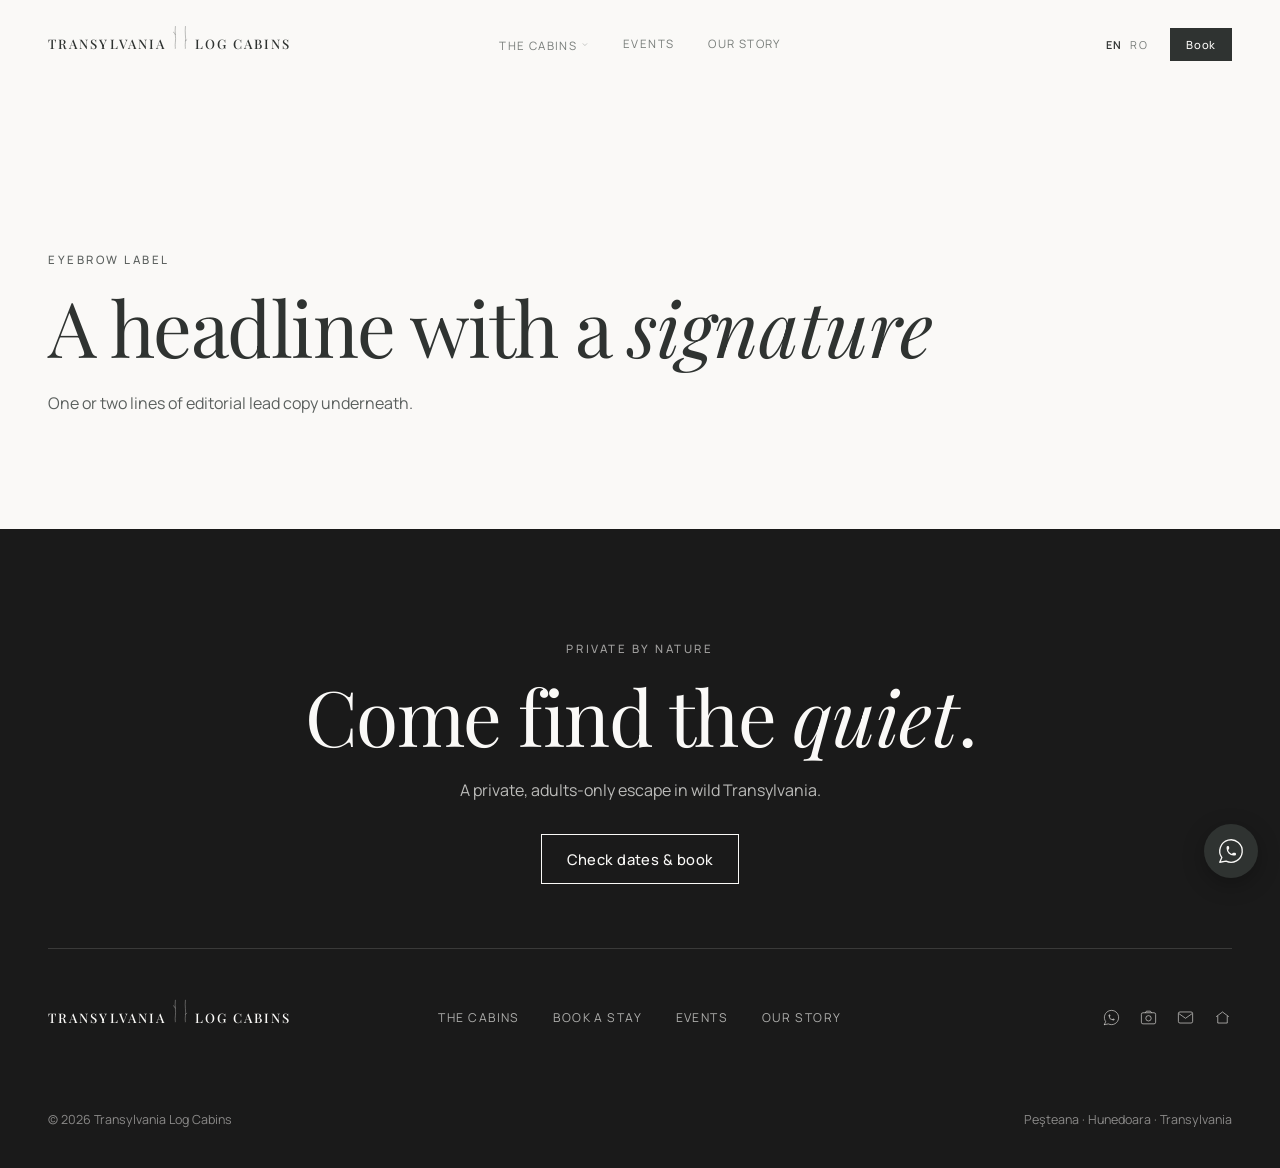
<file: ds/template.html>
<!-- ==========================================================================
     TRANSYLVANIA LOG CABINS — page template
     Copy this file to start a new page. Change only the copy + images.
     Never write component CSS here; reuse classes from ds/tlc.css.
     ========================================================================== -->
<!doctype html>
<html lang="en">
<head>
  <meta charset="utf-8">
  <meta name="viewport" content="width=device-width, initial-scale=1">
  <meta name="color-scheme" content="light">
  <title>Page title · Transylvania Log Cabins</title>
  <meta name="description" content="A private adults-only retreat in wild Transylvania.">

  <!-- Fonts: Fraunces (display) · Inter (body) · Bodoni Moda italic (one-word accent) -->
  <link rel="preconnect" href="https://fonts.googleapis.com">
  <link rel="preconnect" href="https://fonts.gstatic.com" crossorigin>
  <link href="https://fonts.googleapis.com/css2?family=Manrope:wght@300;400;500;600&family=Playfair+Display:ital,wght@0,400;0,500;0,600;1,400&display=swap" rel="stylesheet">

  <link rel="stylesheet" href="../ds/tlc.css">
</head>
<body>

  <div data-tlc-nav></div>

  <main>
    <section class="section">
      <div class="section-head">
        <span class="eyebrow">Eyebrow label</span>
        <h1 class="display">A headline with a <span class="script">signature</span></h1>
        <p class="lead">One or two lines of editorial lead copy underneath.</p>
      </div>
    </section>
  </main>

  <div data-tlc-footer></div>

  <script src="../ds/tlc.js"></script>
  <script>TLC.init({ active:"", heroNav:false });</script>
</body>
</html>
</file>
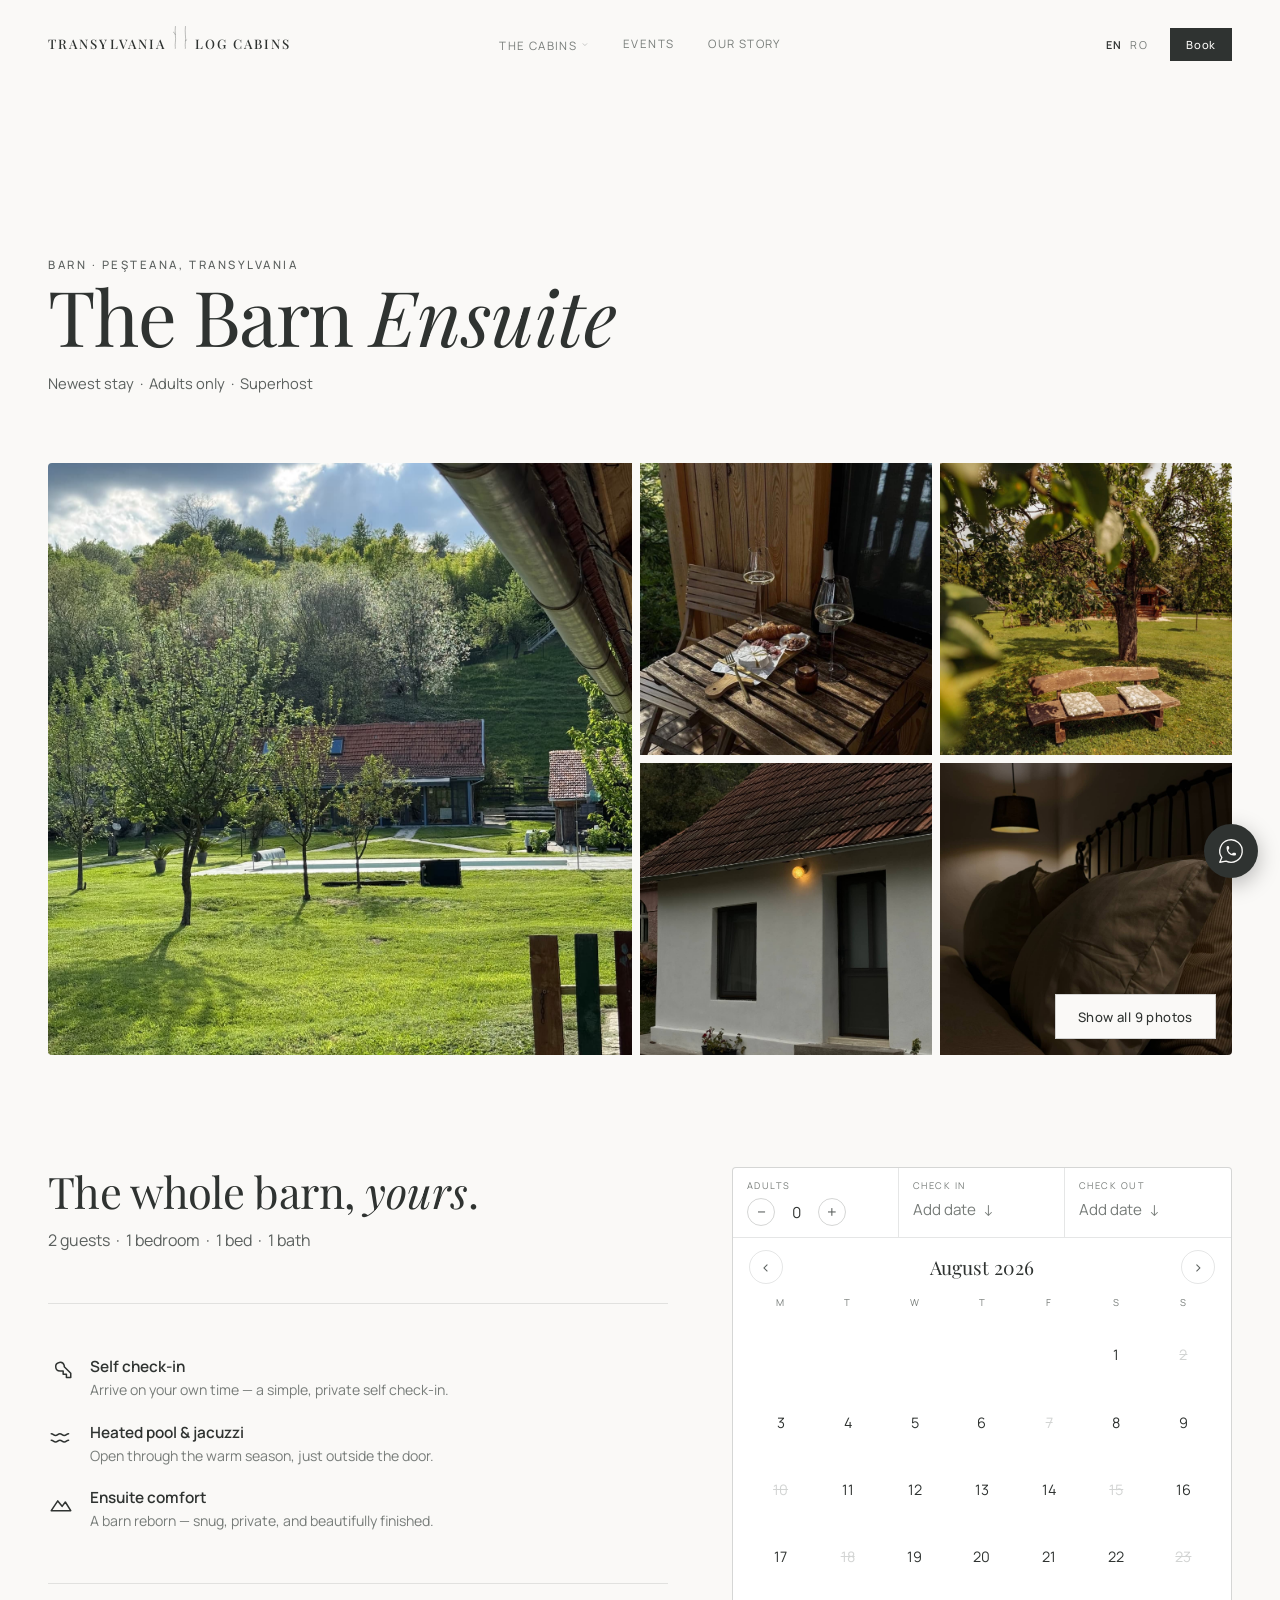
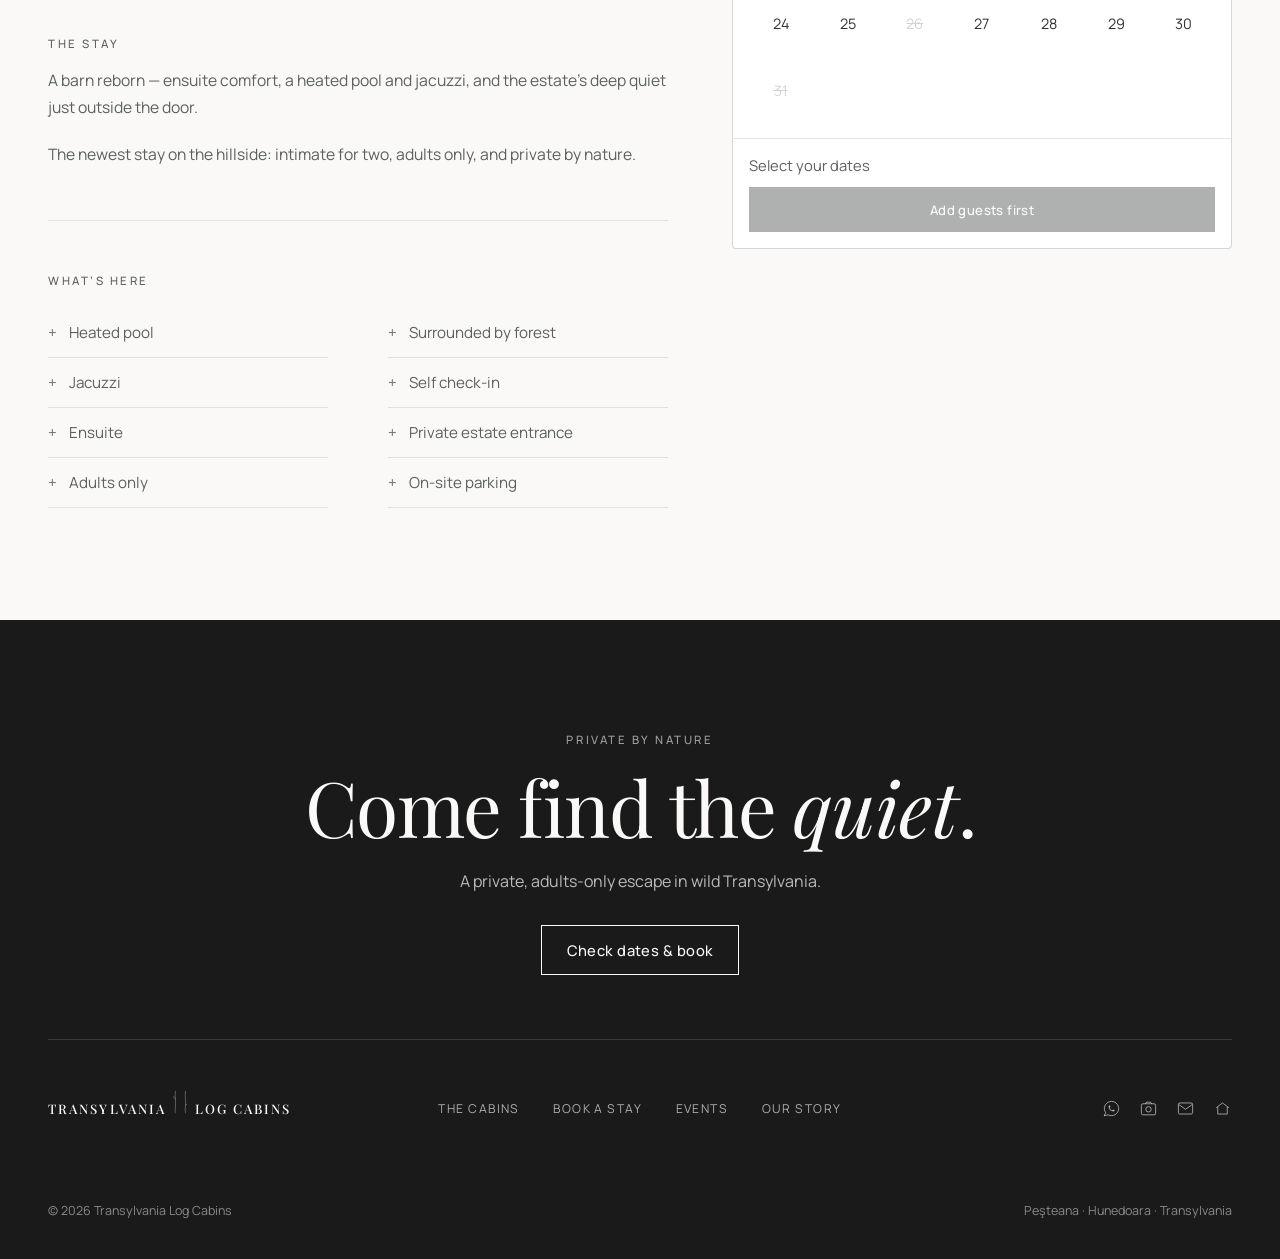
<file: stays/barn-ensuite.html>
<!doctype html>
<html lang="en">
<head>
  <meta charset="utf-8">
  <meta name="viewport" content="width=device-width, initial-scale=1">
  <meta name="color-scheme" content="light">
  <title>The Barn Ensuite &middot; Transylvania Log Cabins</title>
  <meta name="description" content="The Barn Ensuite &mdash; the newest adults-only stay near Pe&#537;teana, a reborn barn with ensuite comfort, heated pool and jacuzzi.">
  <link rel="preconnect" href="https://fonts.googleapis.com">
  <link rel="preconnect" href="https://fonts.gstatic.com" crossorigin>
  <link href="https://fonts.googleapis.com/css2?family=Manrope:wght@300;400;500;600&family=Playfair+Display:ital,wght@0,400;0,500;0,600;1,400&display=swap" rel="stylesheet">
  <link rel="stylesheet" href="../ds/tlc.css?v=226">
</head>
<body>
  <div data-tlc-nav data-active="stays"></div>
  <main>
    <section class="section" style="padding-bottom:clamp(44px,5.5vw,72px)">
      <div class="stay-title">
        <span class="eyebrow">Barn &middot; Peşteana, Transylvania</span>
        <h1 class="display">The Barn <span class="script">Ensuite</span></h1>
        <p class="stay-submeta">Newest stay &nbsp;&middot;&nbsp; Adults only &nbsp;&middot;&nbsp; Superhost</p>
      </div>
    </section>

    <section class="section" style="padding-top:0;padding-bottom:0">
      <div class="stay-mosaic">
        <figure><img src="../photos/barn-ensuite/08.jpg" alt="The Barn Ensuite"></figure>
        <figure><img src="../photos/barn-ensuite/05.jpg" alt="The Barn Ensuite" loading="lazy"></figure>
        <figure><img src="../photos/barn-ensuite/03.jpg" alt="The Barn Ensuite" loading="lazy"></figure>
        <figure><img src="../photos/barn-ensuite/04.jpg" alt="The Barn Ensuite" loading="lazy"></figure>
        <figure><img src="../photos/barn-ensuite/09.jpg" alt="The Barn Ensuite" loading="lazy"></figure>
        <button class="btn btn-line stay-mosaic-all" id="showAll" type="button">Show all 9 photos</button>
      </div>
    </section>

    <section class="section">
      <div class="stay-body">
        <div>
          <div class="stay-section stay-summary">
            <h2 class="display-sm">The whole barn, <span class="script">yours</span>.</h2>
            <p class="stay-summary-line">2 guests &nbsp;&middot;&nbsp; 1 bedroom &nbsp;&middot;&nbsp; 1 bed &nbsp;&middot;&nbsp; 1 bath</p>
          </div>
          <div class="stay-highlights">
            <div class="stay-hl"><svg viewBox="0 0 24 24" fill="none" stroke="currentColor" stroke-width="1.4" stroke-linecap="round" stroke-linejoin="round" aria-hidden="true"><path d="M15 7a4 4 0 1 0-3.9 5H14v3h3v3h4v-4l-6-6z"/></svg><div><b>Self check-in</b><p>Arrive on your own time &mdash; a simple, private self check-in.</p></div></div>
            <div class="stay-hl"><svg viewBox="0 0 24 24" fill="none" stroke="currentColor" stroke-width="1.4" stroke-linecap="round" stroke-linejoin="round" aria-hidden="true"><path d="M3 9c2 0 2 1.6 4 1.6S9 9 11 9s2 1.6 4 1.6S17 9 19 9M3 15c2 0 2 1.6 4 1.6S9 15 11 15s2 1.6 4 1.6S17 15 19 15"/></svg><div><b>Heated pool &amp; jacuzzi</b><p>Open through the warm season, just outside the door.</p></div></div>
            <div class="stay-hl"><svg viewBox="0 0 24 24" fill="none" stroke="currentColor" stroke-width="1.4" stroke-linecap="round" stroke-linejoin="round" aria-hidden="true"><path d="M3 20l6-9 4 5 3-4 5 8H3z"/></svg><div><b>Ensuite comfort</b><p>A barn reborn &mdash; snug, private, and beautifully finished.</p></div></div>
          </div>
          <div class="stay-section">
            <span class="eyebrow" style="display:block;margin-bottom:16px">The stay</span>
            <p class="prose">A barn reborn &mdash; ensuite comfort, a heated pool and jacuzzi, and the estate&rsquo;s deep quiet just outside the door.</p>
            <p class="prose">The newest stay on the hillside: intimate for two, adults only, and private by nature.</p>
          </div>
          <div class="stay-section">
            <span class="eyebrow" style="display:block;margin-bottom:20px">What&rsquo;s here</span>
            <ul class="amenities">
        <li>Heated pool</li>
        <li>Jacuzzi</li>
        <li>Ensuite</li>
        <li>Adults only</li>
        <li>Surrounded by forest</li>
        <li>Self check-in</li>
        <li>Private estate entrance</li>
        <li>On-site parking</li>
            </ul>
          </div>
        </div>
        <aside>
          <div class="bw bw-side" data-rate="115">
            <div class="bw-bar">
              <div class="bw-field bw-field-adults"><span class="bw-lab">Adults</span><div class="bw-stepper"><button type="button" class="bw-step-btn" data-step="-1" aria-label="Fewer adults">&minus;</button><span class="bw-step-val" id="bwGuests" data-max="2">0</span><button type="button" class="bw-step-btn" data-step="1" aria-label="More adults">+</button></div></div>
              <div class="bw-field bw-date" id="bwFieldIn"><span class="bw-lab">Check in</span><span class="bw-val" id="bwIn">Add date</span></div>
              <div class="bw-field bw-date" id="bwFieldOut"><span class="bw-lab">Check out</span><span class="bw-val" id="bwOut">Add date</span></div>
            </div>
            <div class="bw-cal">
              <div class="bw-cal-head"><button type="button" id="bwPrev" aria-label="Previous month">&#8249;</button><span id="bwMonth">August 2026</span><button type="button" id="bwNext" aria-label="Next month">&#8250;</button></div>
              <div class="bw-grid" id="bwGrid"></div>
            </div>
            <div class="bw-foot">
              <div class="bw-price" id="bwPrice" hidden><span class="bw-price-calc" id="bwPriceCalc"></span><span class="bw-price-total" id="bwPriceTotal"></span></div><div class="bw-action"><span class="bw-summary" id="bwSummary">Select your dates</span><button type="button" class="btn" id="bwRequest" disabled>Pick your dates first</button></div>
            </div>
          </div>
        </aside>
      </div>
    </section>

  </main>

  <div class="stay-lightbox" id="lightbox" role="dialog" aria-modal="true" aria-label="All photos of The Barn Ensuite">
    <button class="stay-lightbox-close" id="lbClose" aria-label="Close photos">&times;</button>
    <div class="stay-lightbox-grid">
        <img src="../photos/barn-ensuite/01.jpg" alt="The Barn Ensuite" loading="lazy">
        <img src="../photos/barn-ensuite/02.jpg" alt="The Barn Ensuite" loading="lazy">
        <img src="../photos/barn-ensuite/03.jpg" alt="The Barn Ensuite" loading="lazy">
        <img src="../photos/barn-ensuite/04.jpg" alt="The Barn Ensuite" loading="lazy">
        <img src="../photos/barn-ensuite/05.jpg" alt="The Barn Ensuite" loading="lazy">
        <img src="../photos/barn-ensuite/06.jpg" alt="The Barn Ensuite" loading="lazy">
        <img src="../photos/barn-ensuite/07.jpg" alt="The Barn Ensuite" loading="lazy">
        <img src="../photos/barn-ensuite/08.jpg" alt="The Barn Ensuite" loading="lazy">
        <img src="../photos/barn-ensuite/09.jpg" alt="The Barn Ensuite" loading="lazy">
    </div>
  </div>

  <div data-tlc-footer></div>
  <script src="../ds/tlc.js?v=226"></script>
  <script>TLC.init({ active:"stays", heroNav:false });</script>
  <script>
  (function(){var b=document.getElementById('showAll'),lb=document.getElementById('lightbox'),cl=document.getElementById('lbClose');if(!b||!lb)return;
    function op(){lb.classList.add('open');document.body.classList.add('lightbox-open');}
    function cx(){lb.classList.remove('open');document.body.classList.remove('lightbox-open');}
    b.addEventListener('click',op);cl.addEventListener('click',cx);
    lb.addEventListener('click',function(e){if(e.target===lb)cx();});
    document.addEventListener('keydown',function(e){if(e.key==='Escape')cx();});})();
  </script>
  <script>
  (function(){
    var MN=['January','February','March','April','May','June','July','August','September','October','November','December'];
    var year=2026, month=7, ci=null, co=null;
    var grid=document.getElementById('bwGrid'), ml=document.getElementById('bwMonth');
    var inEl=document.getElementById('bwIn'), outEl=document.getElementById('bwOut'), sum=document.getElementById('bwSummary'), g=document.getElementById('bwGuests');
    var gmax=+g.getAttribute('data-max')||2, adults=+g.textContent||0;
    if(!grid) return;
    function off(y,m,d){ return (((d*3)+(m*5))%8)<2; }
    function cmp(a,b){ return (a.y-b.y)||(a.m-b.m)||(a.d-b.d); }
    function fmt(o){ return o? (o.d+' '+MN[o.m].slice(0,3)) : 'Add date'; }
    function render(){ ml.textContent=MN[month]+' '+year;
      var h='<span class="dow">M</span><span class="dow">T</span><span class="dow">W</span><span class="dow">T</span><span class="dow">F</span><span class="dow">S</span><span class="dow">S</span>';
      var lead=(new Date(year,month,1).getDay()+6)%7, days=new Date(year,month+1,0).getDate();
      for(var i=0;i<lead;i++) h+='<span class="bw-day blank"></span>';
      for(var d=1;d<=days;d++){ var o={y:year,m:month,d:d}, c='bw-day'+(off(year,month,d)?' off':'');
        if(ci&&cmp(o,ci)===0) c+=' sel'; if(co&&cmp(o,co)===0) c+=' sel';
        if(ci&&co&&cmp(o,ci)>0&&cmp(o,co)<0) c+=' inrange';
        h+='<span class="'+c+'" data-d="'+d+'">'+d+'</span>'; } grid.innerHTML=h; }
    function foot(){ inEl.textContent=fmt(ci); inEl.classList.toggle('set',!!ci); outEl.textContent=fmt(co); outEl.classList.toggle('set',!!co);
      if(ci&&co){ sum.textContent = adults>=1 ? '' : 'Add your guests'; } else sum.textContent='Select your dates'; updateDateUX(); refreshRequest(); updatePrice(); }
    function updateDateUX(){ var fa=document.querySelector('.bw-field-adults'),fin=document.getElementById('bwFieldIn'),fout=document.getElementById('bwFieldOut'); if(!fin||!fout)return; [fa,fin,fout].forEach(function(el){if(el)el.classList.remove('is-active');}); }
    function refreshRequest(){ var b=document.getElementById('bwRequest'); if(!b)return; var ok=adults>=1&&!!ci&&!!co; b.disabled=!ok; b.textContent=ok?'Request to book':(adults<1?'Add guests first':'Pick your dates first'); }
    function updatePrice(){ var el=document.getElementById('bwPrice'); if(!el)return; var rate=+(document.querySelector('.bw').getAttribute('data-rate'))||0; if(rate&&ci&&co){ var n=Math.round((new Date(co.y,co.m,co.d)-new Date(ci.y,ci.m,ci.d))/864e5); document.getElementById('bwPriceCalc').textContent='€'+rate+' × '+n+' night'+(n>1?'s':''); document.getElementById('bwPriceTotal').textContent='€'+(rate*n); el.hidden=false; } else { el.hidden=true; } }
    grid.addEventListener('click',function(e){ var el=e.target.closest('.bw-day'); if(!el||el.classList.contains('blank')||el.classList.contains('off')) return;
      var o={y:year,m:month,d:+el.dataset.d}; if(!ci||(ci&&co)){ ci=o; co=null; } else if(cmp(o,ci)>0){ co=o; } else { co=ci; ci=o; } render(); foot(); });
    document.getElementById('bwPrev').addEventListener('click',function(){ month--; if(month<0){month=11;year--;} render(); });
    document.getElementById('bwNext').addEventListener('click',function(){ month++; if(month>11){month=0;year++;} render(); });
    Array.prototype.forEach.call(document.querySelectorAll('.bw-step-btn'),function(b){b.addEventListener('click',function(){adults=Math.max(0,Math.min(gmax,adults+(+b.getAttribute('data-step'))));g.textContent=adults;foot();});}); render(); foot();
  })();
  </script>
</body>
</html>
</file>
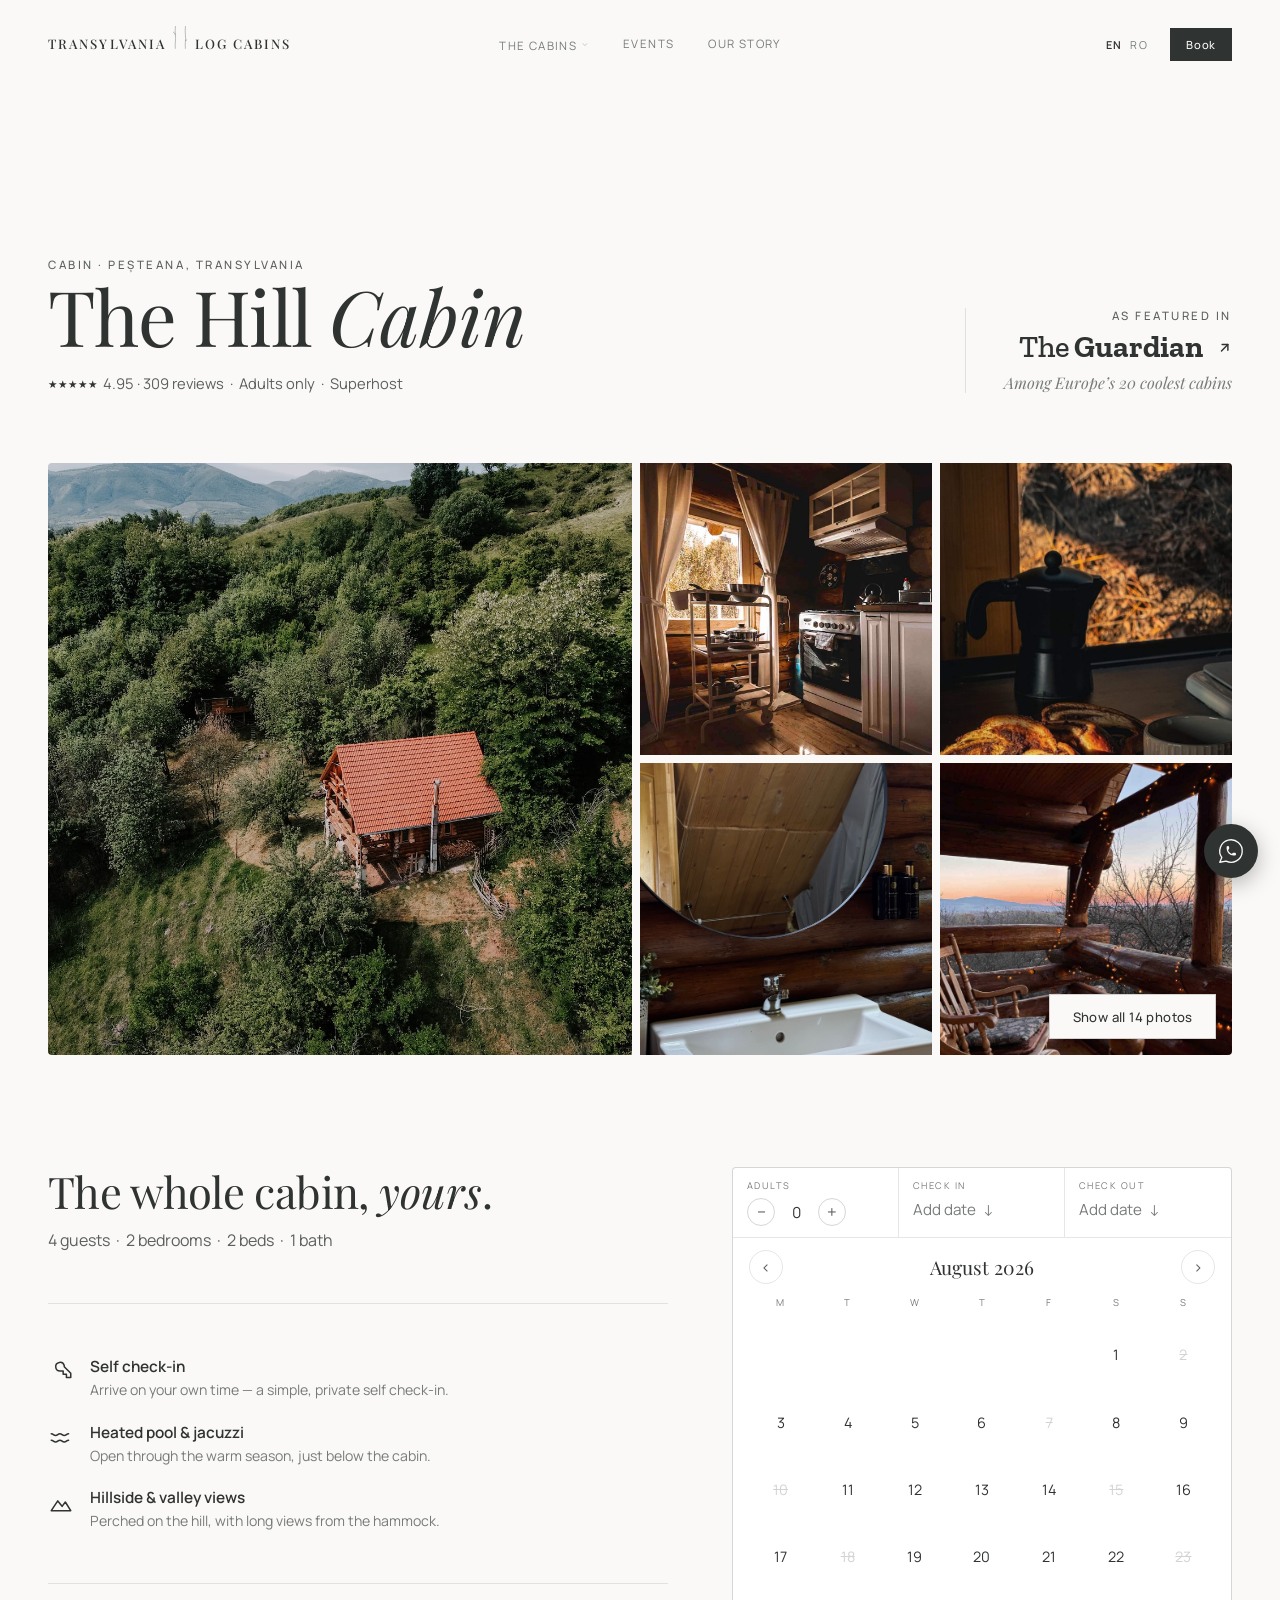
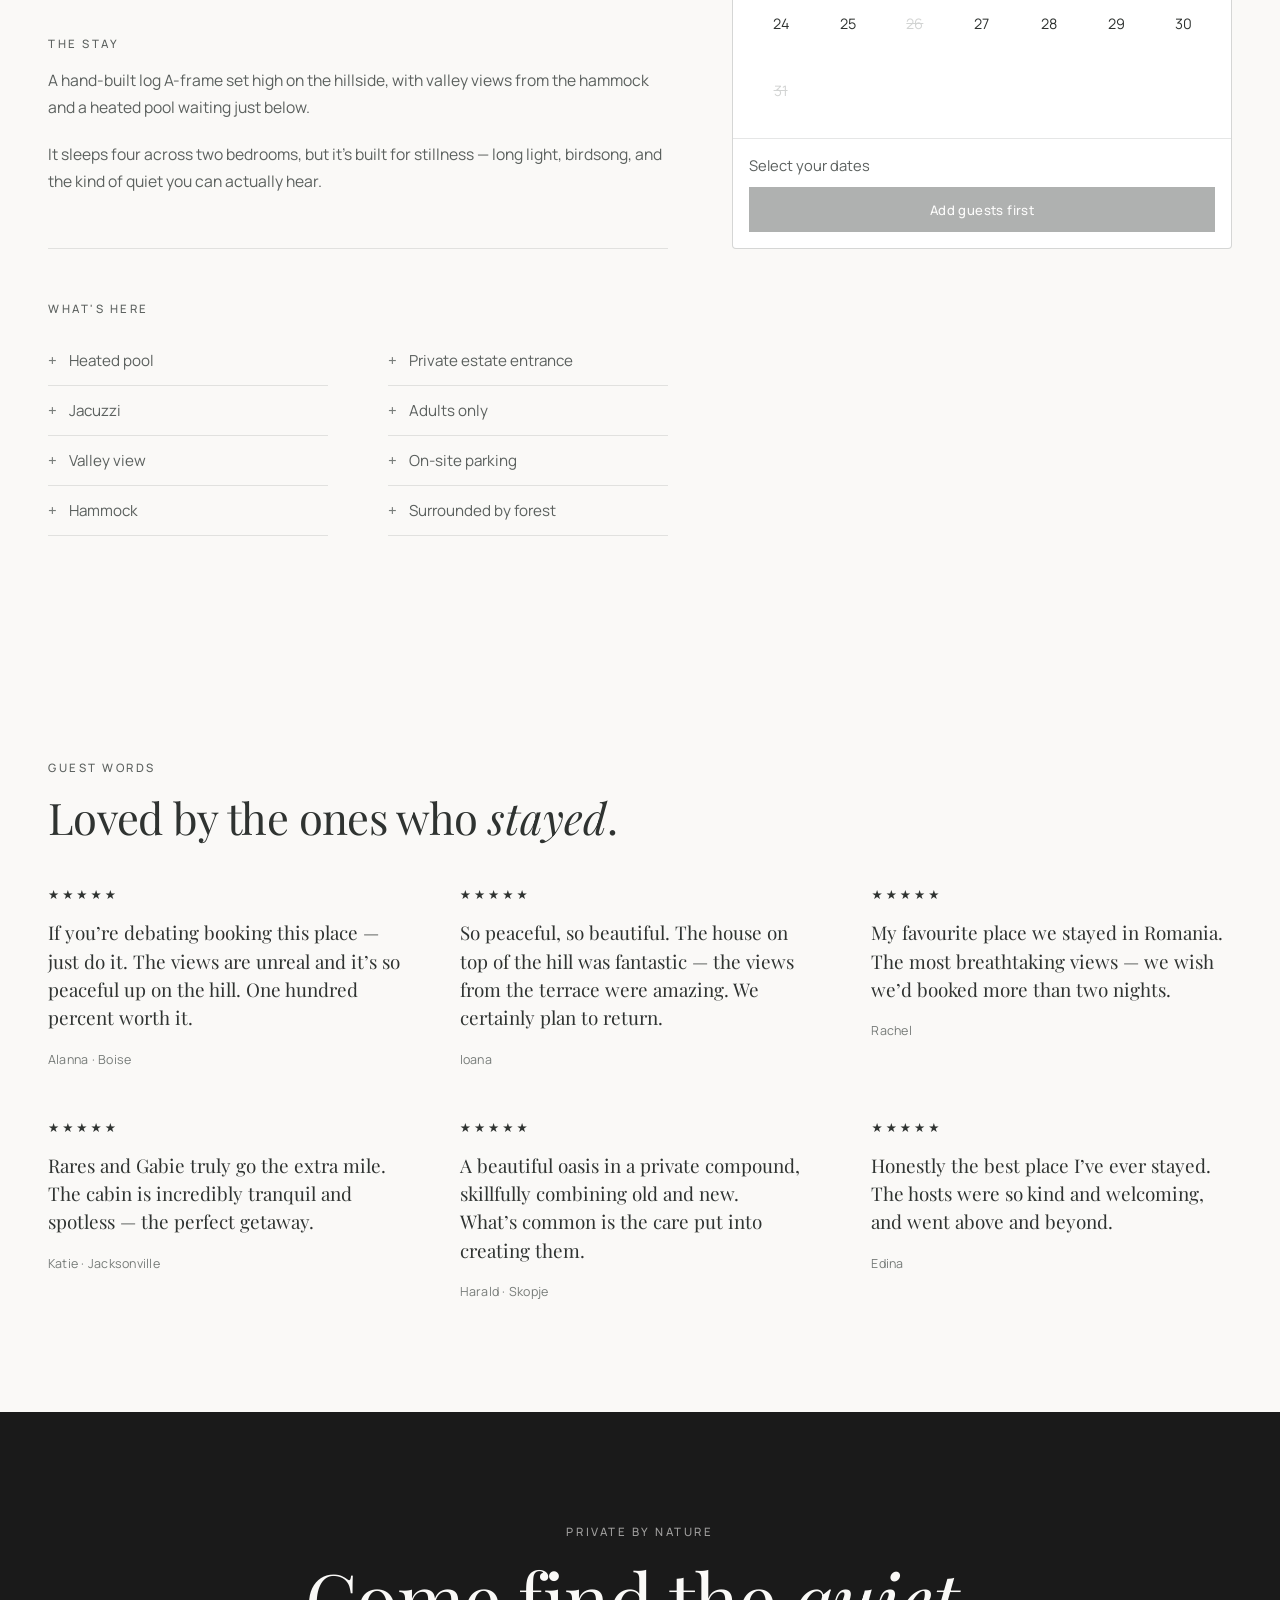
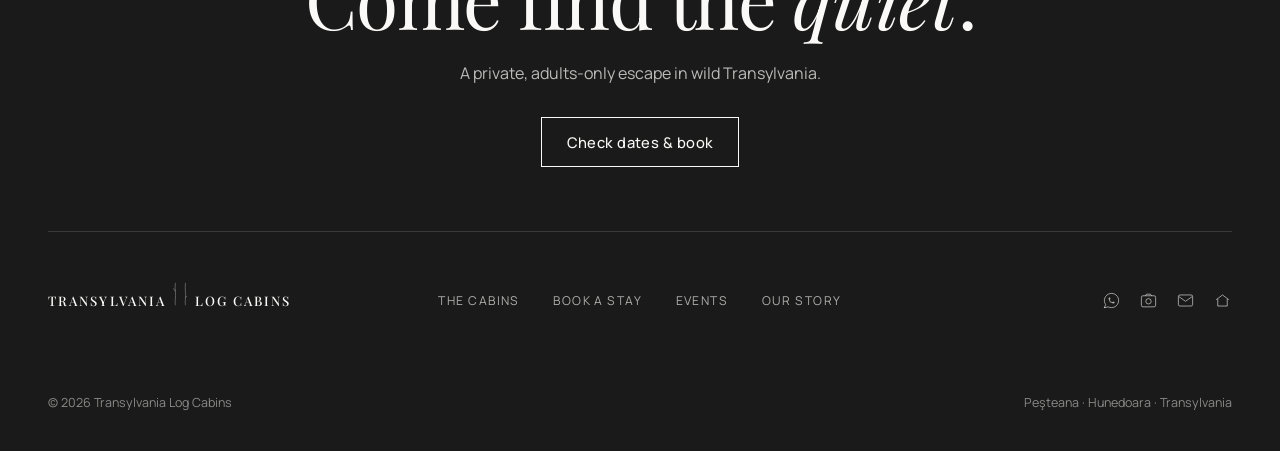
<file: stays/hill-cabin.html>
<!doctype html>
<html lang="en">
<head>
  <meta charset="utf-8">
  <meta name="viewport" content="width=device-width, initial-scale=1">
  <meta name="color-scheme" content="light">
  <title>The Hill Cabin · Transylvania Log Cabins</title>
  <meta name="description" content="The Hill Cabin — a private adults-only Cabin on the Transylvania Log Cabins estate near Peșteana. The one The Guardian named among the coolest cabins in Europe. A hand-built log A-frame set on the hillside, with valley views from the hammock and a heated pool waiting below.">
  <link rel="preconnect" href="https://fonts.googleapis.com">
  <link rel="preconnect" href="https://fonts.gstatic.com" crossorigin>
  <link href="https://fonts.googleapis.com/css2?family=Manrope:wght@300;400;500;600&family=Playfair+Display:ital,wght@0,400;0,500;0,600;1,400&family=Zilla+Slab:wght@500;700&display=swap" rel="stylesheet">
  <link rel="stylesheet" href="../ds/tlc.css?v=226">
</head>
<body>
  <div data-tlc-nav data-active="stays"></div>
  <main>
    <!-- TITLE (above the photos, Airbnb-style) -->
    <section class="section" style="padding-bottom:clamp(44px,5.5vw,72px)">
      <div class="stay-header">
        <div class="stay-header-main">
          <span class="eyebrow">Cabin · Peșteana, Transylvania</span>
          <h1 class="display">The Hill <span class="script">Cabin</span></h1>
          <p class="stay-submeta"><span class="sc-star">&#9733;&#9733;&#9733;&#9733;&#9733;</span> 4.95 · 309 reviews &nbsp;·&nbsp; Adults only &nbsp;·&nbsp; Superhost</p>
        </div>
        <aside class="stay-header-guardian">
          <span class="eyebrow">As featured in</span>
          <a class="gdn-logo" href="https://www.theguardian.com/travel/2022/may/21/20-of-the-coolest-holiday-cabins-in-europe" target="_blank" rel="noopener" aria-label="Featured in The Guardian"><span>The</span>Guardian<svg class="gdn-arrow" viewBox="0 0 24 24" fill="none" stroke="currentColor" stroke-width="2.2" stroke-linecap="round" stroke-linejoin="round" aria-hidden="true"><path d="M7 17 17 7"/><path d="M8 7h9v9"/></svg></a>
          <span class="shg-quote">Among Europe&rsquo;s 20 coolest cabins</span>
        </aside>
      </div>
    </section>

    <!-- PHOTO MOSAIC -->
    <section class="section" style="padding-top:0;padding-bottom:0">
      <div class="stay-mosaic">
        <figure><img src="../photos/hill/02.jpg" alt="The Hill Cabin"></figure>
        <figure><img src="../photos/hill/10.jpg" alt="The Hill Cabin" loading="lazy"></figure>
        <figure><img src="../photos/hill/07.jpg" alt="The Hill Cabin" loading="lazy"></figure>
        <figure><img src="../photos/hill/12.jpg" alt="The Hill Cabin" loading="lazy"></figure>
        <figure><img src="../photos/hill/13.jpg" alt="The Hill Cabin" loading="lazy"></figure>
        <button class="btn btn-line stay-mosaic-all" id="showAll" type="button">Show all 14 photos</button>
      </div>
    </section>



    <section class="section">
      <div class="stay-body">
        <div>
          <div class="stay-section stay-summary">
            <h2 class="display-sm">The whole cabin, <span class="script">yours</span>.</h2>
            <p class="stay-summary-line">4 guests &nbsp;·&nbsp; 2 bedrooms &nbsp;·&nbsp; 2 beds &nbsp;·&nbsp; 1 bath</p>
          </div>
          <div class="stay-highlights">
            <div class="stay-hl"><svg viewBox="0 0 24 24" fill="none" stroke="currentColor" stroke-width="1.4" stroke-linecap="round" stroke-linejoin="round" aria-hidden="true"><path d="M15 7a4 4 0 1 0-3.9 5H14v3h3v3h4v-4l-6-6z"/></svg><div><b>Self check-in</b><p>Arrive on your own time &mdash; a simple, private self check-in.</p></div></div>
            <div class="stay-hl"><svg viewBox="0 0 24 24" fill="none" stroke="currentColor" stroke-width="1.4" stroke-linecap="round" stroke-linejoin="round" aria-hidden="true"><path d="M3 9c2 0 2 1.6 4 1.6S9 9 11 9s2 1.6 4 1.6S17 9 19 9M3 15c2 0 2 1.6 4 1.6S9 15 11 15s2 1.6 4 1.6S17 15 19 15"/></svg><div><b>Heated pool &amp; jacuzzi</b><p>Open through the warm season, just below the cabin.</p></div></div>
            <div class="stay-hl"><svg viewBox="0 0 24 24" fill="none" stroke="currentColor" stroke-width="1.4" stroke-linecap="round" stroke-linejoin="round" aria-hidden="true"><path d="M3 20l6-9 4 5 3-4 5 8H3z"/></svg><div><b>Hillside &amp; valley views</b><p>Perched on the hill, with long views from the hammock.</p></div></div>
          </div>
          <div class="stay-section">
            <span class="eyebrow" style="display:block;margin-bottom:16px">The stay</span>
            <p class="prose">A hand-built log A-frame set high on the hillside, with valley views from the hammock and a heated pool waiting just below.</p>
            <p class="prose">It sleeps four across two bedrooms, but it's built for stillness — long light, birdsong, and the kind of quiet you can actually hear.</p>
          </div>
          <div class="stay-section">
            <span class="eyebrow" style="display:block;margin-bottom:20px">What's here</span>
            <!-- COPY: confirm full amenity list with hosts -->
            <ul class="amenities">
        <li>Heated pool</li>
        <li>Jacuzzi</li>
        <li>Valley view</li>
        <li>Hammock</li>
        <li>Private estate entrance</li>
        <li>Adults only</li>
        <li>On-site parking</li>
        <li>Surrounded by forest</li>
            </ul>
          </div>
        </div>
        <aside>
          <div class="bw bw-side" data-rate="165">
        <div class="bw-bar">
          <div class="bw-field bw-field-adults"><span class="bw-lab">Adults</span><div class="bw-stepper"><button type="button" class="bw-step-btn" data-step="-1" aria-label="Fewer adults">&minus;</button><span class="bw-step-val" id="bwGuests" data-max="4">0</span><button type="button" class="bw-step-btn" data-step="1" aria-label="More adults">+</button></div></div>
          <div class="bw-field bw-date" id="bwFieldIn"><span class="bw-lab">Check in</span><span class="bw-val" id="bwIn">Add date</span></div>
          <div class="bw-field bw-date" id="bwFieldOut"><span class="bw-lab">Check out</span><span class="bw-val" id="bwOut">Add date</span></div>
        </div>
            <div class="bw-cal">
          <div class="bw-cal-head"><button type="button" id="bwPrev" aria-label="Previous month">&#8249;</button><span id="bwMonth">August 2026</span><button type="button" id="bwNext" aria-label="Next month">&#8250;</button></div>
          <div class="bw-grid" id="bwGrid"></div>
        </div>
        <div class="bw-foot">
          <div class="bw-price" id="bwPrice" hidden><span class="bw-price-calc" id="bwPriceCalc"></span><span class="bw-price-total" id="bwPriceTotal"></span></div><div class="bw-action"><span class="bw-summary" id="bwSummary">Select your dates</span><button type="button" class="btn" id="bwRequest" disabled>Pick your dates first</button></div>
        </div>
      </div>
        </aside>
      </div>
    </section>

    <!-- GUEST WORDS -->
    <section class="section">
      <div class="section-head" style="margin-bottom:44px">
        <span class="eyebrow">Guest words</span>
        <h2 class="display-sm">Loved by the ones who <span class="script">stayed</span>.</h2>
      </div>
      <div class="quotes">
        <blockquote class="quote"><div class="stars">&#9733;&#9733;&#9733;&#9733;&#9733;</div><p>If you&rsquo;re debating booking this place &mdash; just do it. The views are unreal and it&rsquo;s so peaceful up on the hill. One hundred percent worth it.</p><footer>Alanna &middot; Boise</footer></blockquote>
        <blockquote class="quote"><div class="stars">&#9733;&#9733;&#9733;&#9733;&#9733;</div><p>So peaceful, so beautiful. The house on top of the hill was fantastic &mdash; the views from the terrace were amazing. We certainly plan to return.</p><footer>Ioana</footer></blockquote>
        <blockquote class="quote"><div class="stars">&#9733;&#9733;&#9733;&#9733;&#9733;</div><p>My favourite place we stayed in Romania. The most breathtaking views &mdash; we wish we&rsquo;d booked more than two nights.</p><footer>Rachel</footer></blockquote>
        <blockquote class="quote"><div class="stars">&#9733;&#9733;&#9733;&#9733;&#9733;</div><p>Rares and Gabie truly go the extra mile. The cabin is incredibly tranquil and spotless &mdash; the perfect getaway.</p><footer>Katie &middot; Jacksonville</footer></blockquote>
        <blockquote class="quote"><div class="stars">&#9733;&#9733;&#9733;&#9733;&#9733;</div><p>A beautiful oasis in a private compound, skillfully combining old and new. What&rsquo;s common is the care put into creating them.</p><footer>Harald &middot; Skopje</footer></blockquote>
        <blockquote class="quote"><div class="stars">&#9733;&#9733;&#9733;&#9733;&#9733;</div><p>Honestly the best place I&rsquo;ve ever stayed. The hosts were so kind and welcoming, and went above and beyond.</p><footer>Edina</footer></blockquote>
      </div>
    </section>

    <!-- ALL PHOTOS (overlay — does not push content) -->
    <div class="stay-lightbox" id="lightbox" role="dialog" aria-modal="true" aria-label="All photos of The Hill Cabin">
      <button class="stay-lightbox-close" id="lbClose" aria-label="Close photos">&times;</button>
      <div class="stay-lightbox-grid">
        <img src="../photos/hill/01.jpg" alt="The Hill Cabin" loading="lazy">
        <img src="../photos/hill/02.jpg" alt="The Hill Cabin" loading="lazy">
        <img src="../photos/hill/03.jpg" alt="The Hill Cabin" loading="lazy">
        <img src="../photos/hill/04.jpg" alt="The Hill Cabin" loading="lazy">
        <img src="../photos/hill/05.jpg" alt="The Hill Cabin" loading="lazy">
        <img src="../photos/hill/06.jpg" alt="The Hill Cabin" loading="lazy">
        <img src="../photos/hill/07.jpg" alt="The Hill Cabin" loading="lazy">
        <img src="../photos/hill/08.jpg" alt="The Hill Cabin" loading="lazy">
        <img src="../photos/hill/09.jpg" alt="The Hill Cabin" loading="lazy">
        <img src="../photos/hill/10.jpg" alt="The Hill Cabin" loading="lazy">
        <img src="../photos/hill/11.jpg" alt="The Hill Cabin" loading="lazy">
        <img src="../photos/hill/12.jpg" alt="The Hill Cabin" loading="lazy">
        <img src="../photos/hill/13.jpg" alt="The Hill Cabin" loading="lazy">
        <img src="../photos/hill/14.jpg" alt="The Hill Cabin" loading="lazy">
      </div>
    </div>

  </main>
  <div data-tlc-footer></div>
  <script src="../ds/tlc.js?v=226"></script>
  <script>TLC.init({ active:"stays", heroNav:false, footerCta:false });</script>
  <script>
  (function(){var b=document.getElementById('showAll'),lb=document.getElementById('lightbox'),cl=document.getElementById('lbClose');if(!b||!lb)return;
    function op(){lb.classList.add('open');document.body.classList.add('lightbox-open');}
    function cx(){lb.classList.remove('open');document.body.classList.remove('lightbox-open');}
    b.addEventListener('click',op);cl.addEventListener('click',cx);
    lb.addEventListener('click',function(e){if(e.target===lb)cx();});
    document.addEventListener('keydown',function(e){if(e.key==='Escape')cx();});})();
  </script>
  <script>
  (function(){
    var MN=['January','February','March','April','May','June','July','August','September','October','November','December'];
    var year=2026, month=7, ci=null, co=null;
    var grid=document.getElementById('bwGrid'), ml=document.getElementById('bwMonth');
    var inEl=document.getElementById('bwIn'), outEl=document.getElementById('bwOut'),
        sum=document.getElementById('bwSummary'), g=document.getElementById('bwGuests');
    var gmax=+g.getAttribute('data-max')||2, adults=+g.textContent||0;
    if(!grid) return;
    function off(y,m,d){ return (((d*3)+(m*5))%8)<2; }
    function cmp(a,b){ return (a.y-b.y)||(a.m-b.m)||(a.d-b.d); }
    function fmt(o){ return o? (o.d+' '+MN[o.m].slice(0,3)) : 'Add date'; }
    function render(){
      ml.textContent=MN[month]+' '+year;
      var h='<span class="dow">M</span><span class="dow">T</span><span class="dow">W</span><span class="dow">T</span><span class="dow">F</span><span class="dow">S</span><span class="dow">S</span>';
      var lead=(new Date(year,month,1).getDay()+6)%7, days=new Date(year,month+1,0).getDate();
      for(var i=0;i<lead;i++) h+='<span class="bw-day blank"></span>';
      for(var d=1;d<=days;d++){
        var o={y:year,m:month,d:d}, c='bw-day'+(off(year,month,d)?' off':'');
        if(ci&&cmp(o,ci)===0) c+=' sel';
        if(co&&cmp(o,co)===0) c+=' sel';
        if(ci&&co&&cmp(o,ci)>0&&cmp(o,co)<0) c+=' inrange';
        h+='<span class="'+c+'" data-d="'+d+'">'+d+'</span>';
      }
      grid.innerHTML=h;
    }
    function foot(){
      inEl.textContent=fmt(ci); inEl.classList.toggle('set',!!ci);
      outEl.textContent=fmt(co); outEl.classList.toggle('set',!!co);
      if(ci&&co){ sum.textContent = adults>=1 ? '' : 'Add your guests'; } else sum.textContent='Select your dates'; updateDateUX(); refreshRequest(); updatePrice();
    }
    function updateDateUX(){ var fa=document.querySelector('.bw-field-adults'),fin=document.getElementById('bwFieldIn'),fout=document.getElementById('bwFieldOut'); if(!fin||!fout)return; [fa,fin,fout].forEach(function(el){if(el)el.classList.remove('is-active');}); }
    function refreshRequest(){ var b=document.getElementById('bwRequest'); if(!b)return; var ok=adults>=1&&!!ci&&!!co; b.disabled=!ok; b.textContent=ok?'Request to book':(adults<1?'Add guests first':'Pick your dates first'); }
    function updatePrice(){ var el=document.getElementById('bwPrice'); if(!el)return; var rate=+(document.querySelector('.bw').getAttribute('data-rate'))||0; if(rate&&ci&&co){ var n=Math.round((new Date(co.y,co.m,co.d)-new Date(ci.y,ci.m,ci.d))/864e5); document.getElementById('bwPriceCalc').textContent='€'+rate+' × '+n+' night'+(n>1?'s':''); document.getElementById('bwPriceTotal').textContent='€'+(rate*n); el.hidden=false; } else { el.hidden=true; } }
    grid.addEventListener('click',function(e){
      var el=e.target.closest('.bw-day'); if(!el||el.classList.contains('blank')||el.classList.contains('off')) return;
      var o={y:year,m:month,d:+el.dataset.d};
      if(!ci||(ci&&co)){ ci=o; co=null; }
      else if(cmp(o,ci)>0){ co=o; } else { co=ci; ci=o; }
      render(); foot();
    });
    document.getElementById('bwPrev').addEventListener('click',function(){ month--; if(month<0){month=11;year--;} render(); });
    document.getElementById('bwNext').addEventListener('click',function(){ month++; if(month>11){month=0;year++;} render(); });
    Array.prototype.forEach.call(document.querySelectorAll('.bw-step-btn'),function(b){b.addEventListener('click',function(){adults=Math.max(0,Math.min(gmax,adults+(+b.getAttribute('data-step'))));g.textContent=adults;foot();});});
    render(); foot();
  })();
  </script>
</body>
</html>
</file>
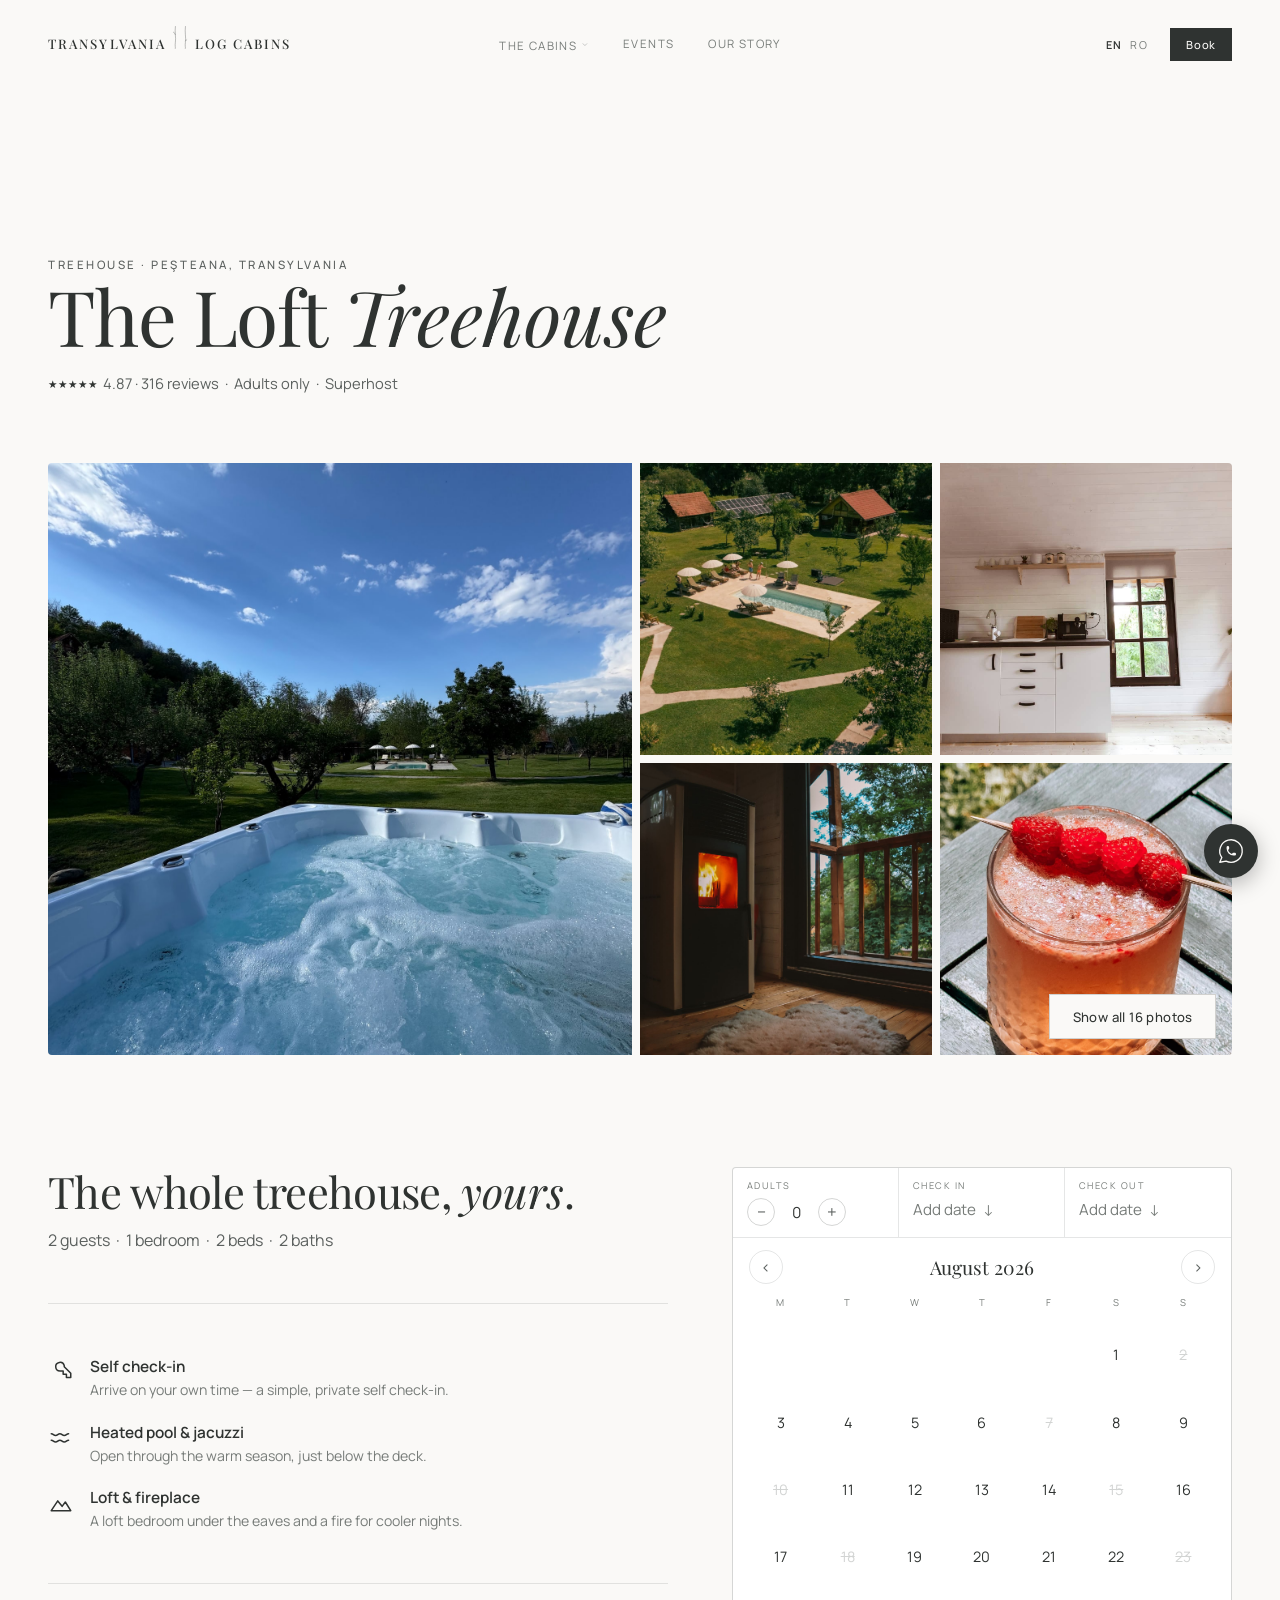
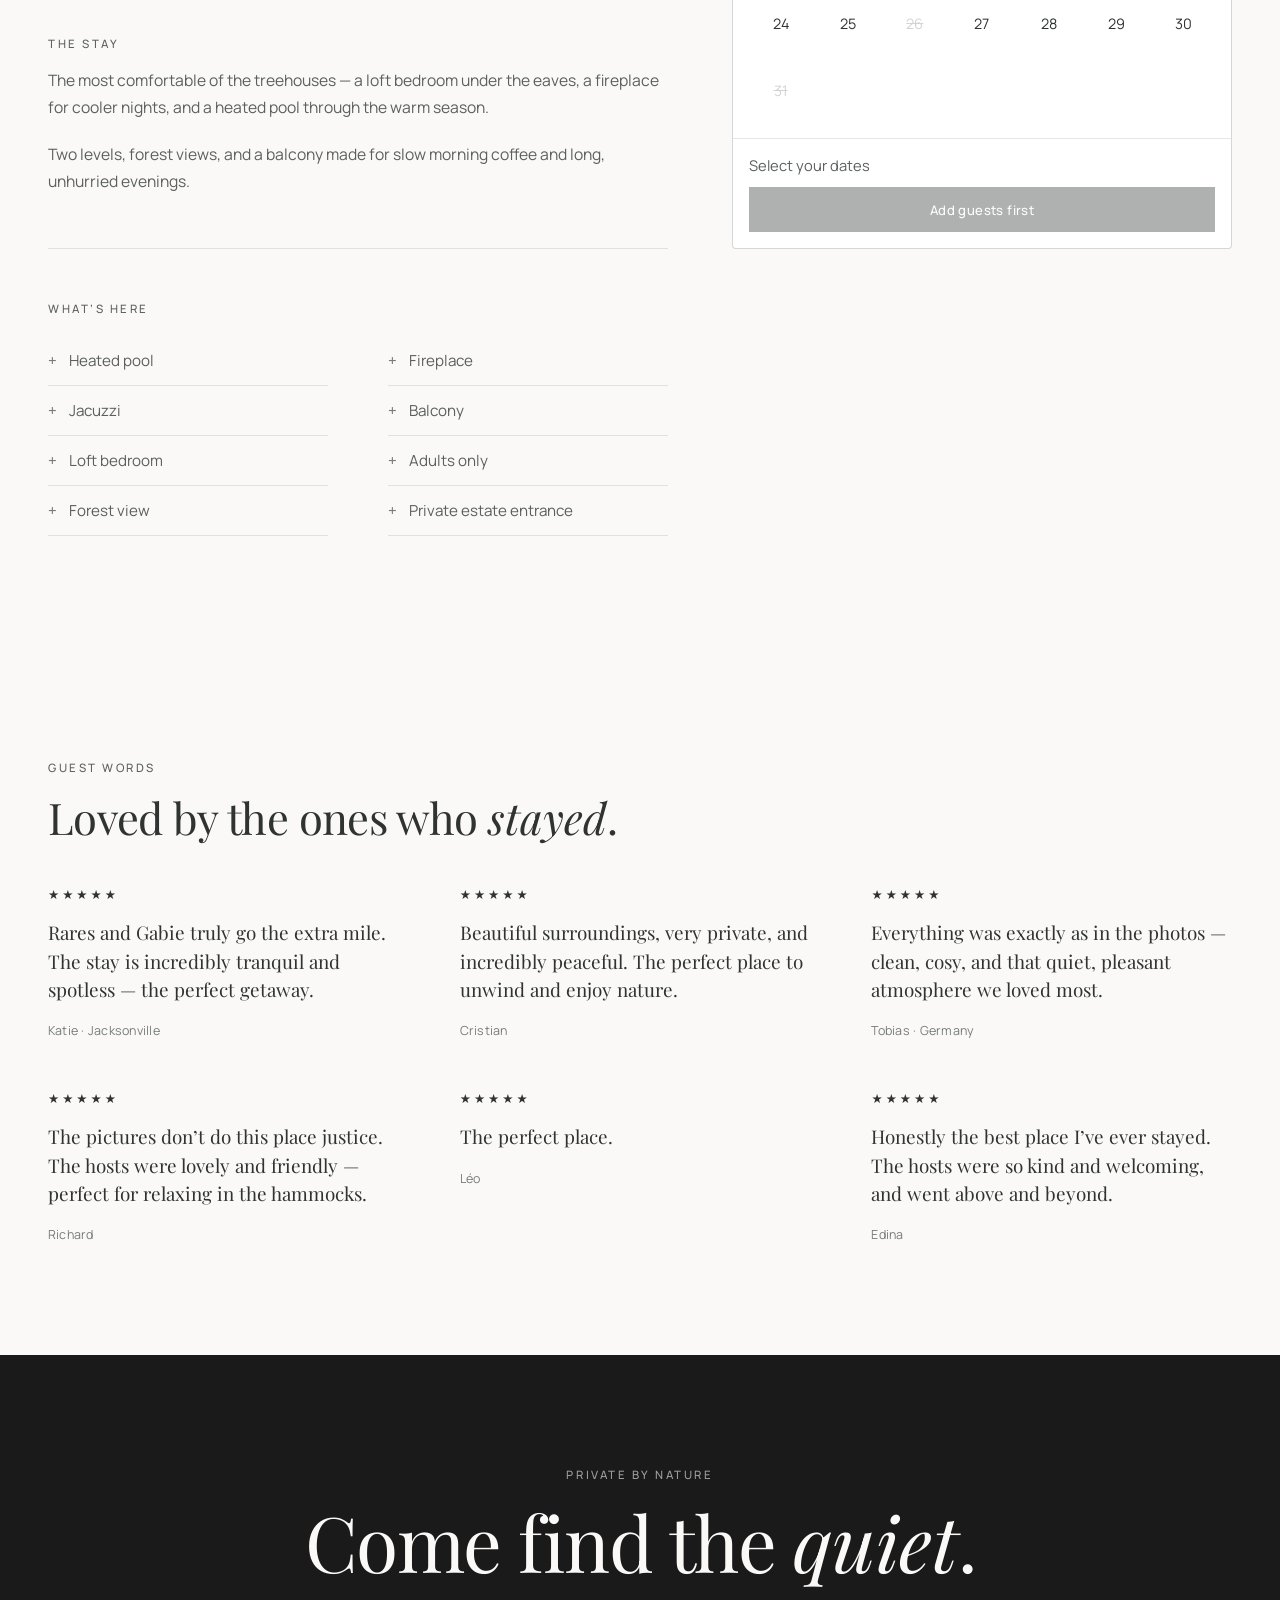
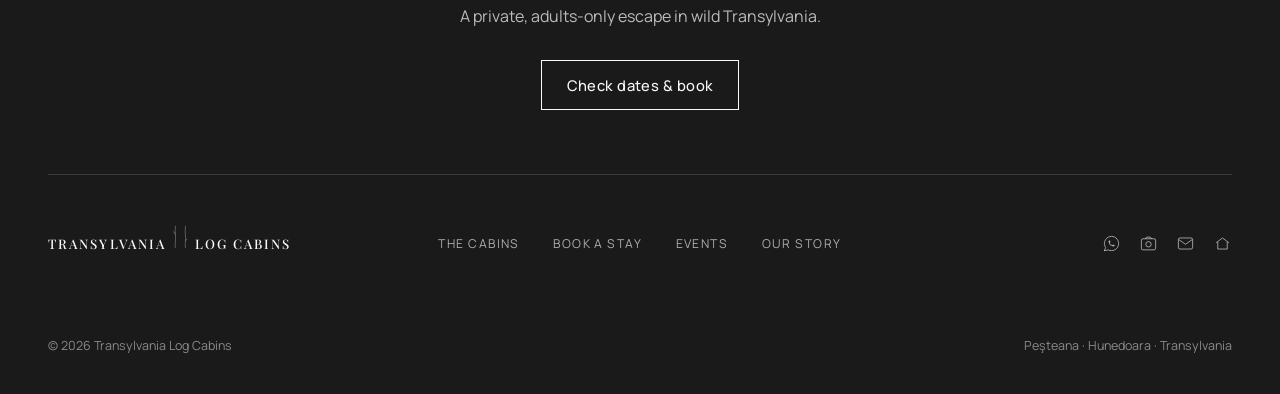
<file: stays/loft-treehouse.html>
<!doctype html>
<html lang="en">
<head>
  <meta charset="utf-8">
  <meta name="viewport" content="width=device-width, initial-scale=1">
  <meta name="color-scheme" content="light">
  <title>The Loft Treehouse &middot; Transylvania Log Cabins</title>
  <meta name="description" content="The Loft Treehouse &mdash; an adults-only treehouse near Pe&#537;teana with a loft bedroom, fireplace, balcony and a heated pool.">
  <link rel="preconnect" href="https://fonts.googleapis.com">
  <link rel="preconnect" href="https://fonts.gstatic.com" crossorigin>
  <link href="https://fonts.googleapis.com/css2?family=Manrope:wght@300;400;500;600&family=Playfair+Display:ital,wght@0,400;0,500;0,600;1,400&display=swap" rel="stylesheet">
  <link rel="stylesheet" href="../ds/tlc.css?v=226">
</head>
<body>
  <div data-tlc-nav data-active="stays"></div>
  <main>
    <section class="section" style="padding-bottom:clamp(44px,5.5vw,72px)">
      <div class="stay-title">
        <span class="eyebrow">Treehouse &middot; Peşteana, Transylvania</span>
        <h1 class="display">The Loft <span class="script">Treehouse</span></h1>
        <p class="stay-submeta"><span class="sc-star">&#9733;&#9733;&#9733;&#9733;&#9733;</span> 4.87 &middot; 316 reviews &nbsp;&middot;&nbsp; Adults only &nbsp;&middot;&nbsp; Superhost</p>
      </div>
    </section>

    <section class="section" style="padding-top:0;padding-bottom:0">
      <div class="stay-mosaic">
        <figure><img src="../photos/loft-treehouse/05.jpg" alt="The Loft Treehouse"></figure>
        <figure><img src="../photos/loft-treehouse/03.jpg" alt="The Loft Treehouse" loading="lazy"></figure>
        <figure><img src="../photos/loft-treehouse/08.jpg" alt="The Loft Treehouse" loading="lazy"></figure>
        <figure><img src="../photos/loft-treehouse/09.jpg" alt="The Loft Treehouse" loading="lazy"></figure>
        <figure><img src="../photos/loft-treehouse/16.jpg" alt="The Loft Treehouse" loading="lazy"></figure>
        <button class="btn btn-line stay-mosaic-all" id="showAll" type="button">Show all 16 photos</button>
      </div>
    </section>

    <section class="section">
      <div class="stay-body">
        <div>
          <div class="stay-section stay-summary">
            <h2 class="display-sm">The whole treehouse, <span class="script">yours</span>.</h2>
            <p class="stay-summary-line">2 guests &nbsp;&middot;&nbsp; 1 bedroom &nbsp;&middot;&nbsp; 2 beds &nbsp;&middot;&nbsp; 2 baths</p>
          </div>
          <div class="stay-highlights">
            <div class="stay-hl"><svg viewBox="0 0 24 24" fill="none" stroke="currentColor" stroke-width="1.4" stroke-linecap="round" stroke-linejoin="round" aria-hidden="true"><path d="M15 7a4 4 0 1 0-3.9 5H14v3h3v3h4v-4l-6-6z"/></svg><div><b>Self check-in</b><p>Arrive on your own time &mdash; a simple, private self check-in.</p></div></div>
            <div class="stay-hl"><svg viewBox="0 0 24 24" fill="none" stroke="currentColor" stroke-width="1.4" stroke-linecap="round" stroke-linejoin="round" aria-hidden="true"><path d="M3 9c2 0 2 1.6 4 1.6S9 9 11 9s2 1.6 4 1.6S17 9 19 9M3 15c2 0 2 1.6 4 1.6S9 15 11 15s2 1.6 4 1.6S17 15 19 15"/></svg><div><b>Heated pool &amp; jacuzzi</b><p>Open through the warm season, just below the deck.</p></div></div>
            <div class="stay-hl"><svg viewBox="0 0 24 24" fill="none" stroke="currentColor" stroke-width="1.4" stroke-linecap="round" stroke-linejoin="round" aria-hidden="true"><path d="M3 20l6-9 4 5 3-4 5 8H3z"/></svg><div><b>Loft &amp; fireplace</b><p>A loft bedroom under the eaves and a fire for cooler nights.</p></div></div>
          </div>
          <div class="stay-section">
            <span class="eyebrow" style="display:block;margin-bottom:16px">The stay</span>
            <p class="prose">The most comfortable of the treehouses &mdash; a loft bedroom under the eaves, a fireplace for cooler nights, and a heated pool through the warm season.</p>
            <p class="prose">Two levels, forest views, and a balcony made for slow morning coffee and long, unhurried evenings.</p>
          </div>
          <div class="stay-section">
            <span class="eyebrow" style="display:block;margin-bottom:20px">What&rsquo;s here</span>
            <ul class="amenities">
        <li>Heated pool</li>
        <li>Jacuzzi</li>
        <li>Loft bedroom</li>
        <li>Forest view</li>
        <li>Fireplace</li>
        <li>Balcony</li>
        <li>Adults only</li>
        <li>Private estate entrance</li>
            </ul>
          </div>
        </div>
        <aside>
          <div class="bw bw-side" data-rate="145">
            <div class="bw-bar">
              <div class="bw-field bw-field-adults"><span class="bw-lab">Adults</span><div class="bw-stepper"><button type="button" class="bw-step-btn" data-step="-1" aria-label="Fewer adults">&minus;</button><span class="bw-step-val" id="bwGuests" data-max="2">0</span><button type="button" class="bw-step-btn" data-step="1" aria-label="More adults">+</button></div></div>
              <div class="bw-field bw-date" id="bwFieldIn"><span class="bw-lab">Check in</span><span class="bw-val" id="bwIn">Add date</span></div>
              <div class="bw-field bw-date" id="bwFieldOut"><span class="bw-lab">Check out</span><span class="bw-val" id="bwOut">Add date</span></div>
            </div>
            <div class="bw-cal">
              <div class="bw-cal-head"><button type="button" id="bwPrev" aria-label="Previous month">&#8249;</button><span id="bwMonth">August 2026</span><button type="button" id="bwNext" aria-label="Next month">&#8250;</button></div>
              <div class="bw-grid" id="bwGrid"></div>
            </div>
            <div class="bw-foot">
              <div class="bw-price" id="bwPrice" hidden><span class="bw-price-calc" id="bwPriceCalc"></span><span class="bw-price-total" id="bwPriceTotal"></span></div><div class="bw-action"><span class="bw-summary" id="bwSummary">Select your dates</span><button type="button" class="btn" id="bwRequest" disabled>Pick your dates first</button></div>
            </div>
          </div>
        </aside>
      </div>
    </section>

    <section class="section">
      <div class="section-head" style="margin-bottom:44px">
        <span class="eyebrow">Guest words</span>
        <h2 class="display-sm">Loved by the ones who <span class="script">stayed</span>.</h2>
      </div>
      <div class="quotes">
        <blockquote class="quote"><div class="stars">&#9733;&#9733;&#9733;&#9733;&#9733;</div><p>Rares and Gabie truly go the extra mile. The stay is incredibly tranquil and spotless &mdash; the perfect getaway.</p><footer>Katie &middot; Jacksonville</footer></blockquote>
        <blockquote class="quote"><div class="stars">&#9733;&#9733;&#9733;&#9733;&#9733;</div><p>Beautiful surroundings, very private, and incredibly peaceful. The perfect place to unwind and enjoy nature.</p><footer>Cristian</footer></blockquote>
        <blockquote class="quote"><div class="stars">&#9733;&#9733;&#9733;&#9733;&#9733;</div><p>Everything was exactly as in the photos &mdash; clean, cosy, and that quiet, pleasant atmosphere we loved most.</p><footer>Tobias &middot; Germany</footer></blockquote>
        <blockquote class="quote"><div class="stars">&#9733;&#9733;&#9733;&#9733;&#9733;</div><p>The pictures don&rsquo;t do this place justice. The hosts were lovely and friendly &mdash; perfect for relaxing in the hammocks.</p><footer>Richard</footer></blockquote>
        <blockquote class="quote"><div class="stars">&#9733;&#9733;&#9733;&#9733;&#9733;</div><p>The perfect place.</p><footer>L&eacute;o</footer></blockquote>
        <blockquote class="quote"><div class="stars">&#9733;&#9733;&#9733;&#9733;&#9733;</div><p>Honestly the best place I&rsquo;ve ever stayed. The hosts were so kind and welcoming, and went above and beyond.</p><footer>Edina</footer></blockquote>
      </div>
    </section>
  </main>

  <div class="stay-lightbox" id="lightbox" role="dialog" aria-modal="true" aria-label="All photos of The Loft Treehouse">
    <button class="stay-lightbox-close" id="lbClose" aria-label="Close photos">&times;</button>
    <div class="stay-lightbox-grid">
        <img src="../photos/loft-treehouse/01.jpg" alt="The Loft Treehouse" loading="lazy">
        <img src="../photos/loft-treehouse/02.jpg" alt="The Loft Treehouse" loading="lazy">
        <img src="../photos/loft-treehouse/03.jpg" alt="The Loft Treehouse" loading="lazy">
        <img src="../photos/loft-treehouse/04.jpg" alt="The Loft Treehouse" loading="lazy">
        <img src="../photos/loft-treehouse/05.jpg" alt="The Loft Treehouse" loading="lazy">
        <img src="../photos/loft-treehouse/06.jpg" alt="The Loft Treehouse" loading="lazy">
        <img src="../photos/loft-treehouse/07.jpg" alt="The Loft Treehouse" loading="lazy">
        <img src="../photos/loft-treehouse/08.jpg" alt="The Loft Treehouse" loading="lazy">
        <img src="../photos/loft-treehouse/09.jpg" alt="The Loft Treehouse" loading="lazy">
        <img src="../photos/loft-treehouse/10.jpg" alt="The Loft Treehouse" loading="lazy">
        <img src="../photos/loft-treehouse/11.jpg" alt="The Loft Treehouse" loading="lazy">
        <img src="../photos/loft-treehouse/12.jpg" alt="The Loft Treehouse" loading="lazy">
        <img src="../photos/loft-treehouse/13.jpg" alt="The Loft Treehouse" loading="lazy">
        <img src="../photos/loft-treehouse/14.jpg" alt="The Loft Treehouse" loading="lazy">
        <img src="../photos/loft-treehouse/15.jpg" alt="The Loft Treehouse" loading="lazy">
        <img src="../photos/loft-treehouse/16.jpg" alt="The Loft Treehouse" loading="lazy">
    </div>
  </div>

  <div data-tlc-footer></div>
  <script src="../ds/tlc.js?v=226"></script>
  <script>TLC.init({ active:"stays", heroNav:false });</script>
  <script>
  (function(){var b=document.getElementById('showAll'),lb=document.getElementById('lightbox'),cl=document.getElementById('lbClose');if(!b||!lb)return;
    function op(){lb.classList.add('open');document.body.classList.add('lightbox-open');}
    function cx(){lb.classList.remove('open');document.body.classList.remove('lightbox-open');}
    b.addEventListener('click',op);cl.addEventListener('click',cx);
    lb.addEventListener('click',function(e){if(e.target===lb)cx();});
    document.addEventListener('keydown',function(e){if(e.key==='Escape')cx();});})();
  </script>
  <script>
  (function(){
    var MN=['January','February','March','April','May','June','July','August','September','October','November','December'];
    var year=2026, month=7, ci=null, co=null;
    var grid=document.getElementById('bwGrid'), ml=document.getElementById('bwMonth');
    var inEl=document.getElementById('bwIn'), outEl=document.getElementById('bwOut'), sum=document.getElementById('bwSummary'), g=document.getElementById('bwGuests');
    var gmax=+g.getAttribute('data-max')||2, adults=+g.textContent||0;
    if(!grid) return;
    function off(y,m,d){ return (((d*3)+(m*5))%8)<2; }
    function cmp(a,b){ return (a.y-b.y)||(a.m-b.m)||(a.d-b.d); }
    function fmt(o){ return o? (o.d+' '+MN[o.m].slice(0,3)) : 'Add date'; }
    function render(){ ml.textContent=MN[month]+' '+year;
      var h='<span class="dow">M</span><span class="dow">T</span><span class="dow">W</span><span class="dow">T</span><span class="dow">F</span><span class="dow">S</span><span class="dow">S</span>';
      var lead=(new Date(year,month,1).getDay()+6)%7, days=new Date(year,month+1,0).getDate();
      for(var i=0;i<lead;i++) h+='<span class="bw-day blank"></span>';
      for(var d=1;d<=days;d++){ var o={y:year,m:month,d:d}, c='bw-day'+(off(year,month,d)?' off':'');
        if(ci&&cmp(o,ci)===0) c+=' sel'; if(co&&cmp(o,co)===0) c+=' sel';
        if(ci&&co&&cmp(o,ci)>0&&cmp(o,co)<0) c+=' inrange';
        h+='<span class="'+c+'" data-d="'+d+'">'+d+'</span>'; } grid.innerHTML=h; }
    function foot(){ inEl.textContent=fmt(ci); inEl.classList.toggle('set',!!ci); outEl.textContent=fmt(co); outEl.classList.toggle('set',!!co);
      if(ci&&co){ sum.textContent = adults>=1 ? '' : 'Add your guests'; } else sum.textContent='Select your dates'; updateDateUX(); refreshRequest(); updatePrice(); }
    function updateDateUX(){ var fa=document.querySelector('.bw-field-adults'),fin=document.getElementById('bwFieldIn'),fout=document.getElementById('bwFieldOut'); if(!fin||!fout)return; [fa,fin,fout].forEach(function(el){if(el)el.classList.remove('is-active');}); }
    function refreshRequest(){ var b=document.getElementById('bwRequest'); if(!b)return; var ok=adults>=1&&!!ci&&!!co; b.disabled=!ok; b.textContent=ok?'Request to book':(adults<1?'Add guests first':'Pick your dates first'); }
    function updatePrice(){ var el=document.getElementById('bwPrice'); if(!el)return; var rate=+(document.querySelector('.bw').getAttribute('data-rate'))||0; if(rate&&ci&&co){ var n=Math.round((new Date(co.y,co.m,co.d)-new Date(ci.y,ci.m,ci.d))/864e5); document.getElementById('bwPriceCalc').textContent='€'+rate+' × '+n+' night'+(n>1?'s':''); document.getElementById('bwPriceTotal').textContent='€'+(rate*n); el.hidden=false; } else { el.hidden=true; } }
    grid.addEventListener('click',function(e){ var el=e.target.closest('.bw-day'); if(!el||el.classList.contains('blank')||el.classList.contains('off')) return;
      var o={y:year,m:month,d:+el.dataset.d}; if(!ci||(ci&&co)){ ci=o; co=null; } else if(cmp(o,ci)>0){ co=o; } else { co=ci; ci=o; } render(); foot(); });
    document.getElementById('bwPrev').addEventListener('click',function(){ month--; if(month<0){month=11;year--;} render(); });
    document.getElementById('bwNext').addEventListener('click',function(){ month++; if(month>11){month=0;year++;} render(); });
    Array.prototype.forEach.call(document.querySelectorAll('.bw-step-btn'),function(b){b.addEventListener('click',function(){adults=Math.max(0,Math.min(gmax,adults+(+b.getAttribute('data-step'))));g.textContent=adults;foot();});}); render(); foot();
  })();
  </script>
</body>
</html>
</file>
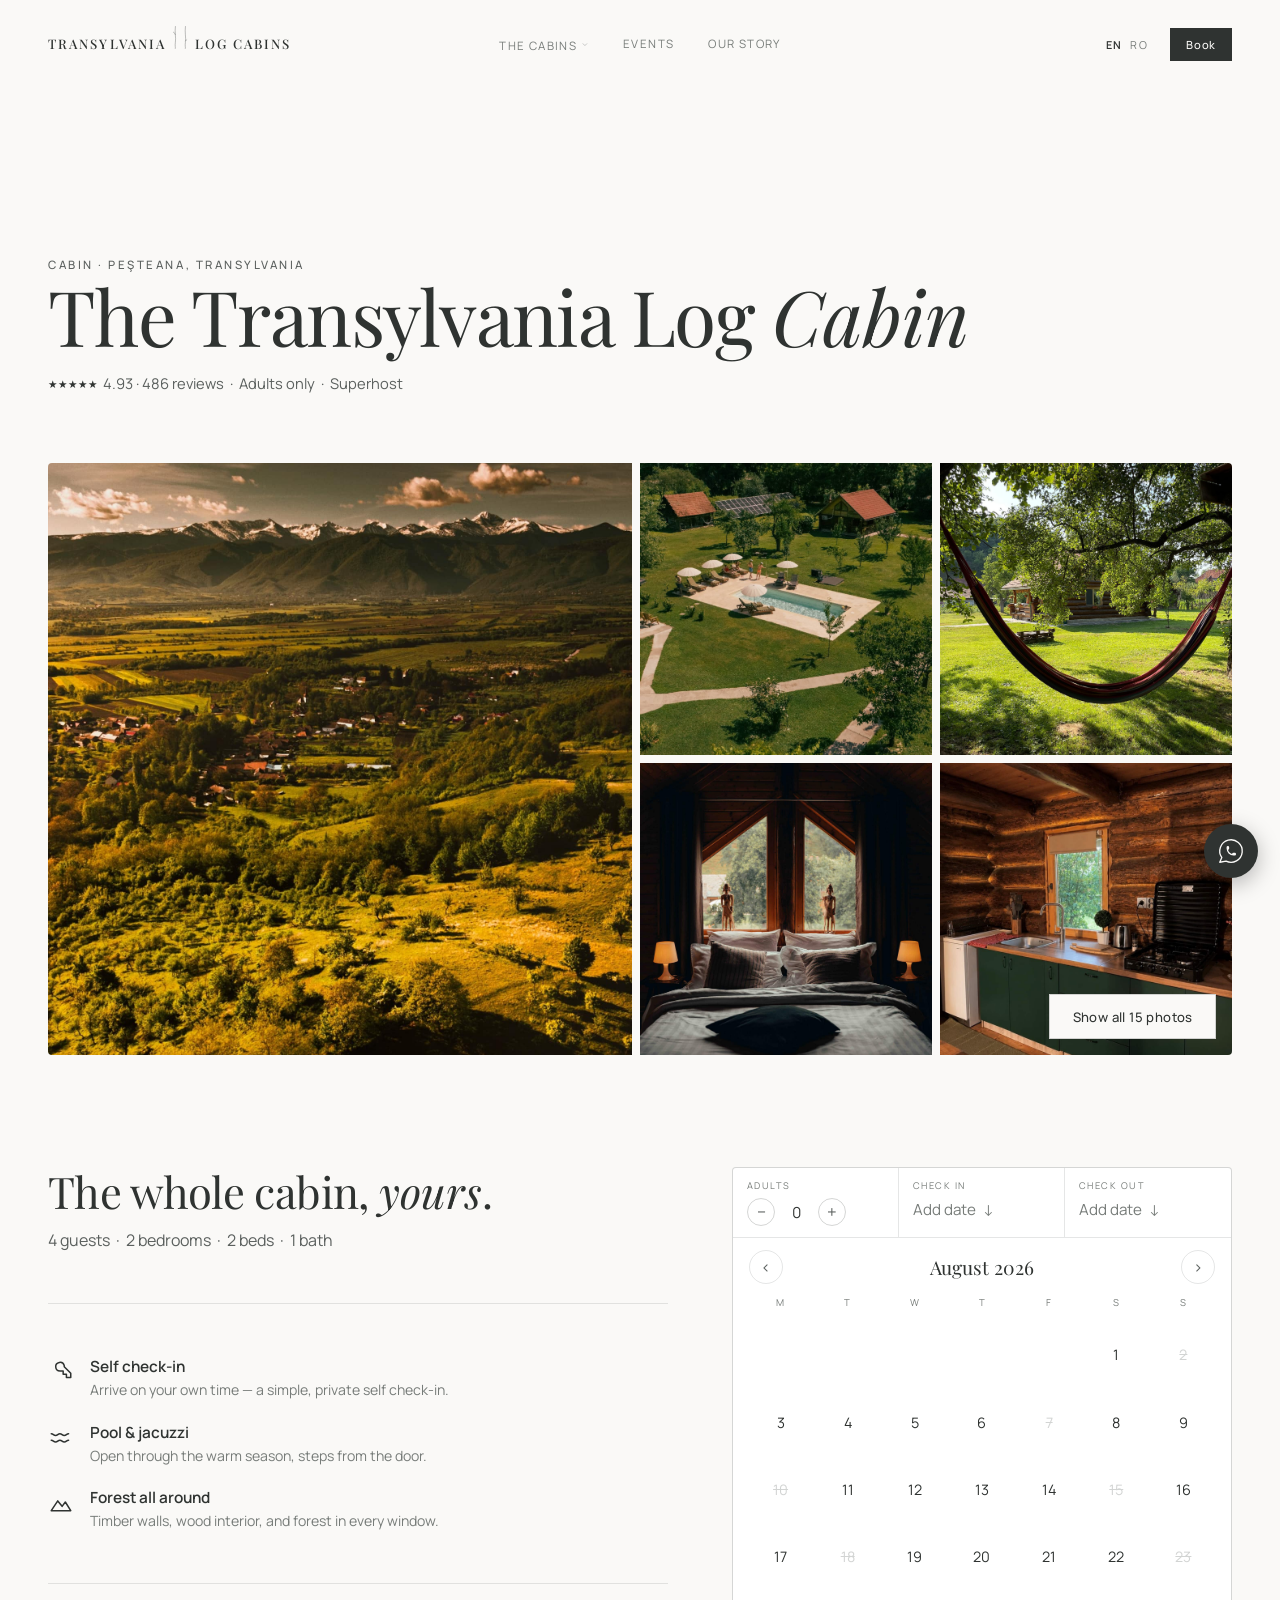
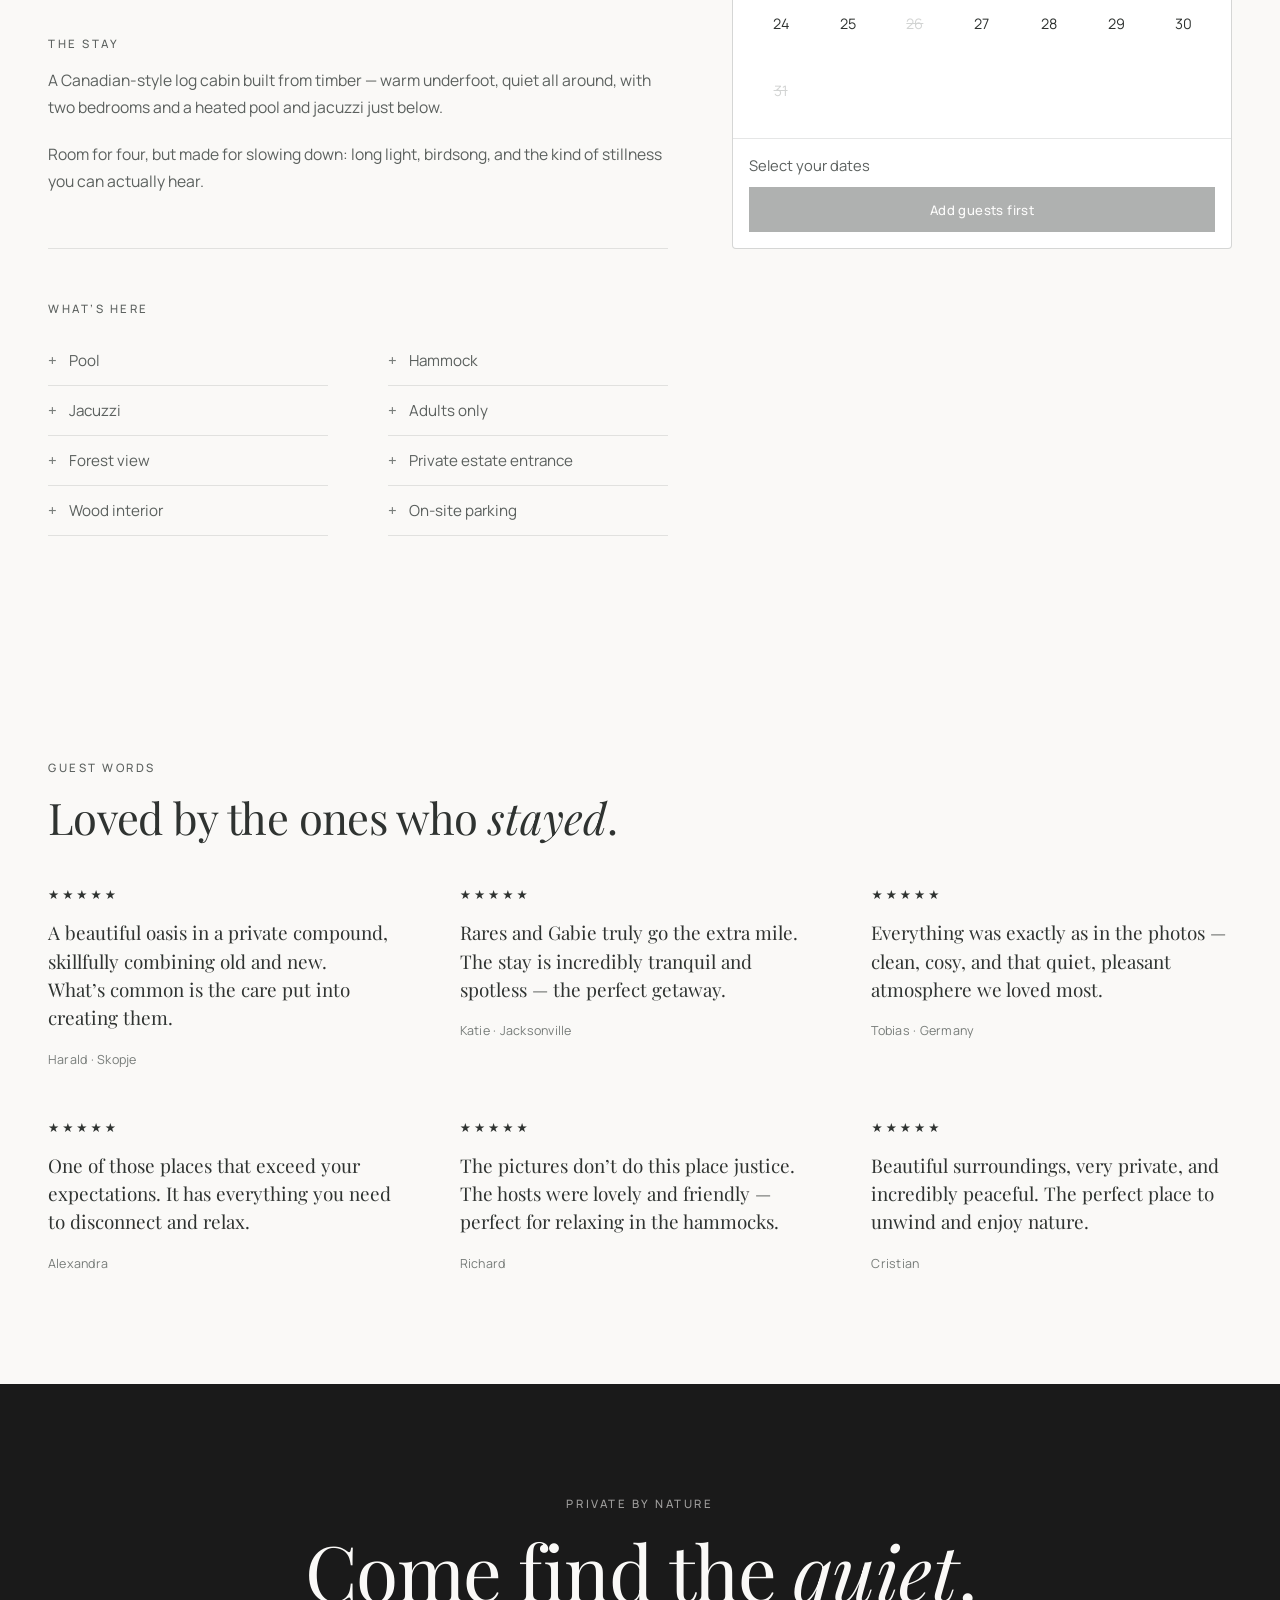
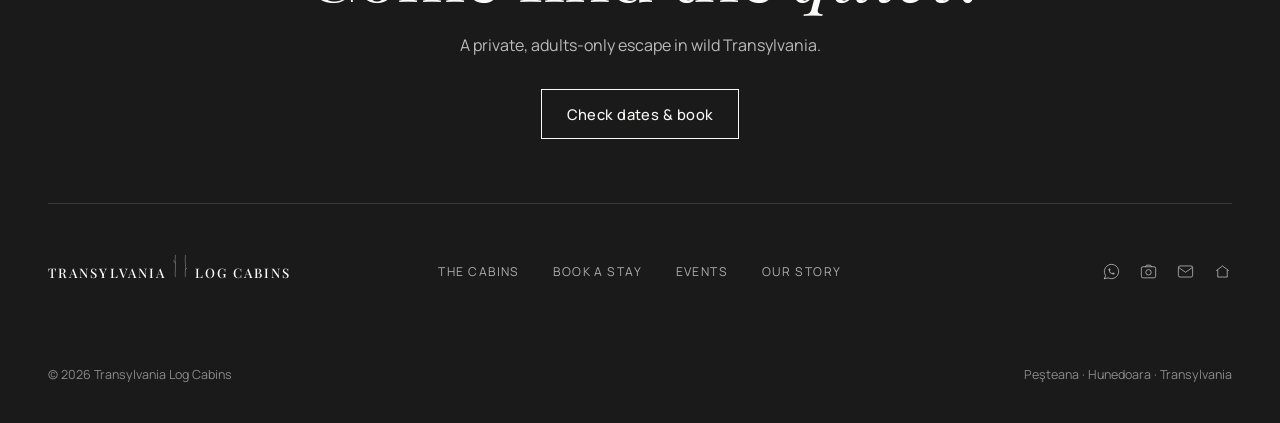
<file: stays/log-cabin.html>
<!doctype html>
<html lang="en">
<head>
  <meta charset="utf-8">
  <meta name="viewport" content="width=device-width, initial-scale=1">
  <meta name="color-scheme" content="light">
  <title>The Transylvania Log Cabin &middot; Transylvania Log Cabins</title>
  <meta name="description" content="The Transylvania Log Cabin &mdash; a hand-built adults-only log cabin near Pe&#537;teana, with a heated pool, jacuzzi and forest all around.">
  <link rel="preconnect" href="https://fonts.googleapis.com">
  <link rel="preconnect" href="https://fonts.gstatic.com" crossorigin>
  <link href="https://fonts.googleapis.com/css2?family=Manrope:wght@300;400;500;600&family=Playfair+Display:ital,wght@0,400;0,500;0,600;1,400&display=swap" rel="stylesheet">
  <link rel="stylesheet" href="../ds/tlc.css?v=226">
</head>
<body>
  <div data-tlc-nav data-active="stays"></div>
  <main>
    <section class="section" style="padding-bottom:clamp(44px,5.5vw,72px)">
      <div class="stay-title">
        <span class="eyebrow">Cabin &middot; Peşteana, Transylvania</span>
        <h1 class="display">The Transylvania Log <span class="script">Cabin</span></h1>
        <p class="stay-submeta"><span class="sc-star">&#9733;&#9733;&#9733;&#9733;&#9733;</span> 4.93 &middot; 486 reviews &nbsp;&middot;&nbsp; Adults only &nbsp;&middot;&nbsp; Superhost</p>
      </div>
    </section>

    <section class="section" style="padding-top:0;padding-bottom:0">
      <div class="stay-mosaic">
        <figure><img src="../photos/log-cabin/09.jpg" alt="The Transylvania Log Cabin"></figure>
        <figure><img src="../photos/log-cabin/04.jpg" alt="The Transylvania Log Cabin" loading="lazy"></figure>
        <figure><img src="../photos/log-cabin/11.jpg" alt="The Transylvania Log Cabin" loading="lazy"></figure>
        <figure><img src="../photos/log-cabin/01.jpg" alt="The Transylvania Log Cabin" loading="lazy"></figure>
        <figure><img src="../photos/log-cabin/05.jpg" alt="The Transylvania Log Cabin" loading="lazy"></figure>
        <button class="btn btn-line stay-mosaic-all" id="showAll" type="button">Show all 15 photos</button>
      </div>
    </section>

    <section class="section">
      <div class="stay-body">
        <div>
          <div class="stay-section stay-summary">
            <h2 class="display-sm">The whole cabin, <span class="script">yours</span>.</h2>
            <p class="stay-summary-line">4 guests &nbsp;&middot;&nbsp; 2 bedrooms &nbsp;&middot;&nbsp; 2 beds &nbsp;&middot;&nbsp; 1 bath</p>
          </div>
          <div class="stay-highlights">
            <div class="stay-hl"><svg viewBox="0 0 24 24" fill="none" stroke="currentColor" stroke-width="1.4" stroke-linecap="round" stroke-linejoin="round" aria-hidden="true"><path d="M15 7a4 4 0 1 0-3.9 5H14v3h3v3h4v-4l-6-6z"/></svg><div><b>Self check-in</b><p>Arrive on your own time &mdash; a simple, private self check-in.</p></div></div>
            <div class="stay-hl"><svg viewBox="0 0 24 24" fill="none" stroke="currentColor" stroke-width="1.4" stroke-linecap="round" stroke-linejoin="round" aria-hidden="true"><path d="M3 9c2 0 2 1.6 4 1.6S9 9 11 9s2 1.6 4 1.6S17 9 19 9M3 15c2 0 2 1.6 4 1.6S9 15 11 15s2 1.6 4 1.6S17 15 19 15"/></svg><div><b>Pool &amp; jacuzzi</b><p>Open through the warm season, steps from the door.</p></div></div>
            <div class="stay-hl"><svg viewBox="0 0 24 24" fill="none" stroke="currentColor" stroke-width="1.4" stroke-linecap="round" stroke-linejoin="round" aria-hidden="true"><path d="M3 20l6-9 4 5 3-4 5 8H3z"/></svg><div><b>Forest all around</b><p>Timber walls, wood interior, and forest in every window.</p></div></div>
          </div>
          <div class="stay-section">
            <span class="eyebrow" style="display:block;margin-bottom:16px">The stay</span>
            <p class="prose">A Canadian-style log cabin built from timber &mdash; warm underfoot, quiet all around, with two bedrooms and a heated pool and jacuzzi just below.</p>
            <p class="prose">Room for four, but made for slowing down: long light, birdsong, and the kind of stillness you can actually hear.</p>
          </div>
          <div class="stay-section">
            <span class="eyebrow" style="display:block;margin-bottom:20px">What&rsquo;s here</span>
            <ul class="amenities">
        <li>Pool</li>
        <li>Jacuzzi</li>
        <li>Forest view</li>
        <li>Wood interior</li>
        <li>Hammock</li>
        <li>Adults only</li>
        <li>Private estate entrance</li>
        <li>On-site parking</li>
            </ul>
          </div>
        </div>
        <aside>
          <div class="bw bw-side" data-rate="175">
            <div class="bw-bar">
              <div class="bw-field bw-field-adults"><span class="bw-lab">Adults</span><div class="bw-stepper"><button type="button" class="bw-step-btn" data-step="-1" aria-label="Fewer adults">&minus;</button><span class="bw-step-val" id="bwGuests" data-max="4">0</span><button type="button" class="bw-step-btn" data-step="1" aria-label="More adults">+</button></div></div>
              <div class="bw-field bw-date" id="bwFieldIn"><span class="bw-lab">Check in</span><span class="bw-val" id="bwIn">Add date</span></div>
              <div class="bw-field bw-date" id="bwFieldOut"><span class="bw-lab">Check out</span><span class="bw-val" id="bwOut">Add date</span></div>
            </div>
            <div class="bw-cal">
              <div class="bw-cal-head"><button type="button" id="bwPrev" aria-label="Previous month">&#8249;</button><span id="bwMonth">August 2026</span><button type="button" id="bwNext" aria-label="Next month">&#8250;</button></div>
              <div class="bw-grid" id="bwGrid"></div>
            </div>
            <div class="bw-foot">
              <div class="bw-price" id="bwPrice" hidden><span class="bw-price-calc" id="bwPriceCalc"></span><span class="bw-price-total" id="bwPriceTotal"></span></div><div class="bw-action"><span class="bw-summary" id="bwSummary">Select your dates</span><button type="button" class="btn" id="bwRequest" disabled>Pick your dates first</button></div>
            </div>
          </div>
        </aside>
      </div>
    </section>

    <section class="section">
      <div class="section-head" style="margin-bottom:44px">
        <span class="eyebrow">Guest words</span>
        <h2 class="display-sm">Loved by the ones who <span class="script">stayed</span>.</h2>
      </div>
      <div class="quotes">
        <blockquote class="quote"><div class="stars">&#9733;&#9733;&#9733;&#9733;&#9733;</div><p>A beautiful oasis in a private compound, skillfully combining old and new. What&rsquo;s common is the care put into creating them.</p><footer>Harald &middot; Skopje</footer></blockquote>
        <blockquote class="quote"><div class="stars">&#9733;&#9733;&#9733;&#9733;&#9733;</div><p>Rares and Gabie truly go the extra mile. The stay is incredibly tranquil and spotless &mdash; the perfect getaway.</p><footer>Katie &middot; Jacksonville</footer></blockquote>
        <blockquote class="quote"><div class="stars">&#9733;&#9733;&#9733;&#9733;&#9733;</div><p>Everything was exactly as in the photos &mdash; clean, cosy, and that quiet, pleasant atmosphere we loved most.</p><footer>Tobias &middot; Germany</footer></blockquote>
        <blockquote class="quote"><div class="stars">&#9733;&#9733;&#9733;&#9733;&#9733;</div><p>One of those places that exceed your expectations. It has everything you need to disconnect and relax.</p><footer>Alexandra</footer></blockquote>
        <blockquote class="quote"><div class="stars">&#9733;&#9733;&#9733;&#9733;&#9733;</div><p>The pictures don&rsquo;t do this place justice. The hosts were lovely and friendly &mdash; perfect for relaxing in the hammocks.</p><footer>Richard</footer></blockquote>
        <blockquote class="quote"><div class="stars">&#9733;&#9733;&#9733;&#9733;&#9733;</div><p>Beautiful surroundings, very private, and incredibly peaceful. The perfect place to unwind and enjoy nature.</p><footer>Cristian</footer></blockquote>
      </div>
    </section>
  </main>

  <div class="stay-lightbox" id="lightbox" role="dialog" aria-modal="true" aria-label="All photos of The Transylvania Log Cabin">
    <button class="stay-lightbox-close" id="lbClose" aria-label="Close photos">&times;</button>
    <div class="stay-lightbox-grid">
        <img src="../photos/log-cabin/01.jpg" alt="The Transylvania Log Cabin" loading="lazy">
        <img src="../photos/log-cabin/02.jpg" alt="The Transylvania Log Cabin" loading="lazy">
        <img src="../photos/log-cabin/03.jpg" alt="The Transylvania Log Cabin" loading="lazy">
        <img src="../photos/log-cabin/04.jpg" alt="The Transylvania Log Cabin" loading="lazy">
        <img src="../photos/log-cabin/05.jpg" alt="The Transylvania Log Cabin" loading="lazy">
        <img src="../photos/log-cabin/06.jpg" alt="The Transylvania Log Cabin" loading="lazy">
        <img src="../photos/log-cabin/07.jpg" alt="The Transylvania Log Cabin" loading="lazy">
        <img src="../photos/log-cabin/08.jpg" alt="The Transylvania Log Cabin" loading="lazy">
        <img src="../photos/log-cabin/09.jpg" alt="The Transylvania Log Cabin" loading="lazy">
        <img src="../photos/log-cabin/10.jpg" alt="The Transylvania Log Cabin" loading="lazy">
        <img src="../photos/log-cabin/11.jpg" alt="The Transylvania Log Cabin" loading="lazy">
        <img src="../photos/log-cabin/12.jpg" alt="The Transylvania Log Cabin" loading="lazy">
        <img src="../photos/log-cabin/13.jpg" alt="The Transylvania Log Cabin" loading="lazy">
        <img src="../photos/log-cabin/14.jpg" alt="The Transylvania Log Cabin" loading="lazy">
        <img src="../photos/log-cabin/15.jpg" alt="The Transylvania Log Cabin" loading="lazy">
    </div>
  </div>

  <div data-tlc-footer></div>
  <script src="../ds/tlc.js?v=226"></script>
  <script>TLC.init({ active:"stays", heroNav:false });</script>
  <script>
  (function(){var b=document.getElementById('showAll'),lb=document.getElementById('lightbox'),cl=document.getElementById('lbClose');if(!b||!lb)return;
    function op(){lb.classList.add('open');document.body.classList.add('lightbox-open');}
    function cx(){lb.classList.remove('open');document.body.classList.remove('lightbox-open');}
    b.addEventListener('click',op);cl.addEventListener('click',cx);
    lb.addEventListener('click',function(e){if(e.target===lb)cx();});
    document.addEventListener('keydown',function(e){if(e.key==='Escape')cx();});})();
  </script>
  <script>
  (function(){
    var MN=['January','February','March','April','May','June','July','August','September','October','November','December'];
    var year=2026, month=7, ci=null, co=null;
    var grid=document.getElementById('bwGrid'), ml=document.getElementById('bwMonth');
    var inEl=document.getElementById('bwIn'), outEl=document.getElementById('bwOut'), sum=document.getElementById('bwSummary'), g=document.getElementById('bwGuests');
    var gmax=+g.getAttribute('data-max')||2, adults=+g.textContent||0;
    if(!grid) return;
    function off(y,m,d){ return (((d*3)+(m*5))%8)<2; }
    function cmp(a,b){ return (a.y-b.y)||(a.m-b.m)||(a.d-b.d); }
    function fmt(o){ return o? (o.d+' '+MN[o.m].slice(0,3)) : 'Add date'; }
    function render(){ ml.textContent=MN[month]+' '+year;
      var h='<span class="dow">M</span><span class="dow">T</span><span class="dow">W</span><span class="dow">T</span><span class="dow">F</span><span class="dow">S</span><span class="dow">S</span>';
      var lead=(new Date(year,month,1).getDay()+6)%7, days=new Date(year,month+1,0).getDate();
      for(var i=0;i<lead;i++) h+='<span class="bw-day blank"></span>';
      for(var d=1;d<=days;d++){ var o={y:year,m:month,d:d}, c='bw-day'+(off(year,month,d)?' off':'');
        if(ci&&cmp(o,ci)===0) c+=' sel'; if(co&&cmp(o,co)===0) c+=' sel';
        if(ci&&co&&cmp(o,ci)>0&&cmp(o,co)<0) c+=' inrange';
        h+='<span class="'+c+'" data-d="'+d+'">'+d+'</span>'; } grid.innerHTML=h; }
    function foot(){ inEl.textContent=fmt(ci); inEl.classList.toggle('set',!!ci); outEl.textContent=fmt(co); outEl.classList.toggle('set',!!co);
      if(ci&&co){ sum.textContent = adults>=1 ? '' : 'Add your guests'; } else sum.textContent='Select your dates'; updateDateUX(); refreshRequest(); updatePrice(); }
    function updateDateUX(){ var fa=document.querySelector('.bw-field-adults'),fin=document.getElementById('bwFieldIn'),fout=document.getElementById('bwFieldOut'); if(!fin||!fout)return; [fa,fin,fout].forEach(function(el){if(el)el.classList.remove('is-active');}); }
    function refreshRequest(){ var b=document.getElementById('bwRequest'); if(!b)return; var ok=adults>=1&&!!ci&&!!co; b.disabled=!ok; b.textContent=ok?'Request to book':(adults<1?'Add guests first':'Pick your dates first'); }
    function updatePrice(){ var el=document.getElementById('bwPrice'); if(!el)return; var rate=+(document.querySelector('.bw').getAttribute('data-rate'))||0; if(rate&&ci&&co){ var n=Math.round((new Date(co.y,co.m,co.d)-new Date(ci.y,ci.m,ci.d))/864e5); document.getElementById('bwPriceCalc').textContent='€'+rate+' × '+n+' night'+(n>1?'s':''); document.getElementById('bwPriceTotal').textContent='€'+(rate*n); el.hidden=false; } else { el.hidden=true; } }
    grid.addEventListener('click',function(e){ var el=e.target.closest('.bw-day'); if(!el||el.classList.contains('blank')||el.classList.contains('off')) return;
      var o={y:year,m:month,d:+el.dataset.d}; if(!ci||(ci&&co)){ ci=o; co=null; } else if(cmp(o,ci)>0){ co=o; } else { co=ci; ci=o; } render(); foot(); });
    document.getElementById('bwPrev').addEventListener('click',function(){ month--; if(month<0){month=11;year--;} render(); });
    document.getElementById('bwNext').addEventListener('click',function(){ month++; if(month>11){month=0;year++;} render(); });
    Array.prototype.forEach.call(document.querySelectorAll('.bw-step-btn'),function(b){b.addEventListener('click',function(){adults=Math.max(0,Math.min(gmax,adults+(+b.getAttribute('data-step'))));g.textContent=adults;foot();});}); render(); foot();
  })();
  </script>
</body>
</html>
</file>
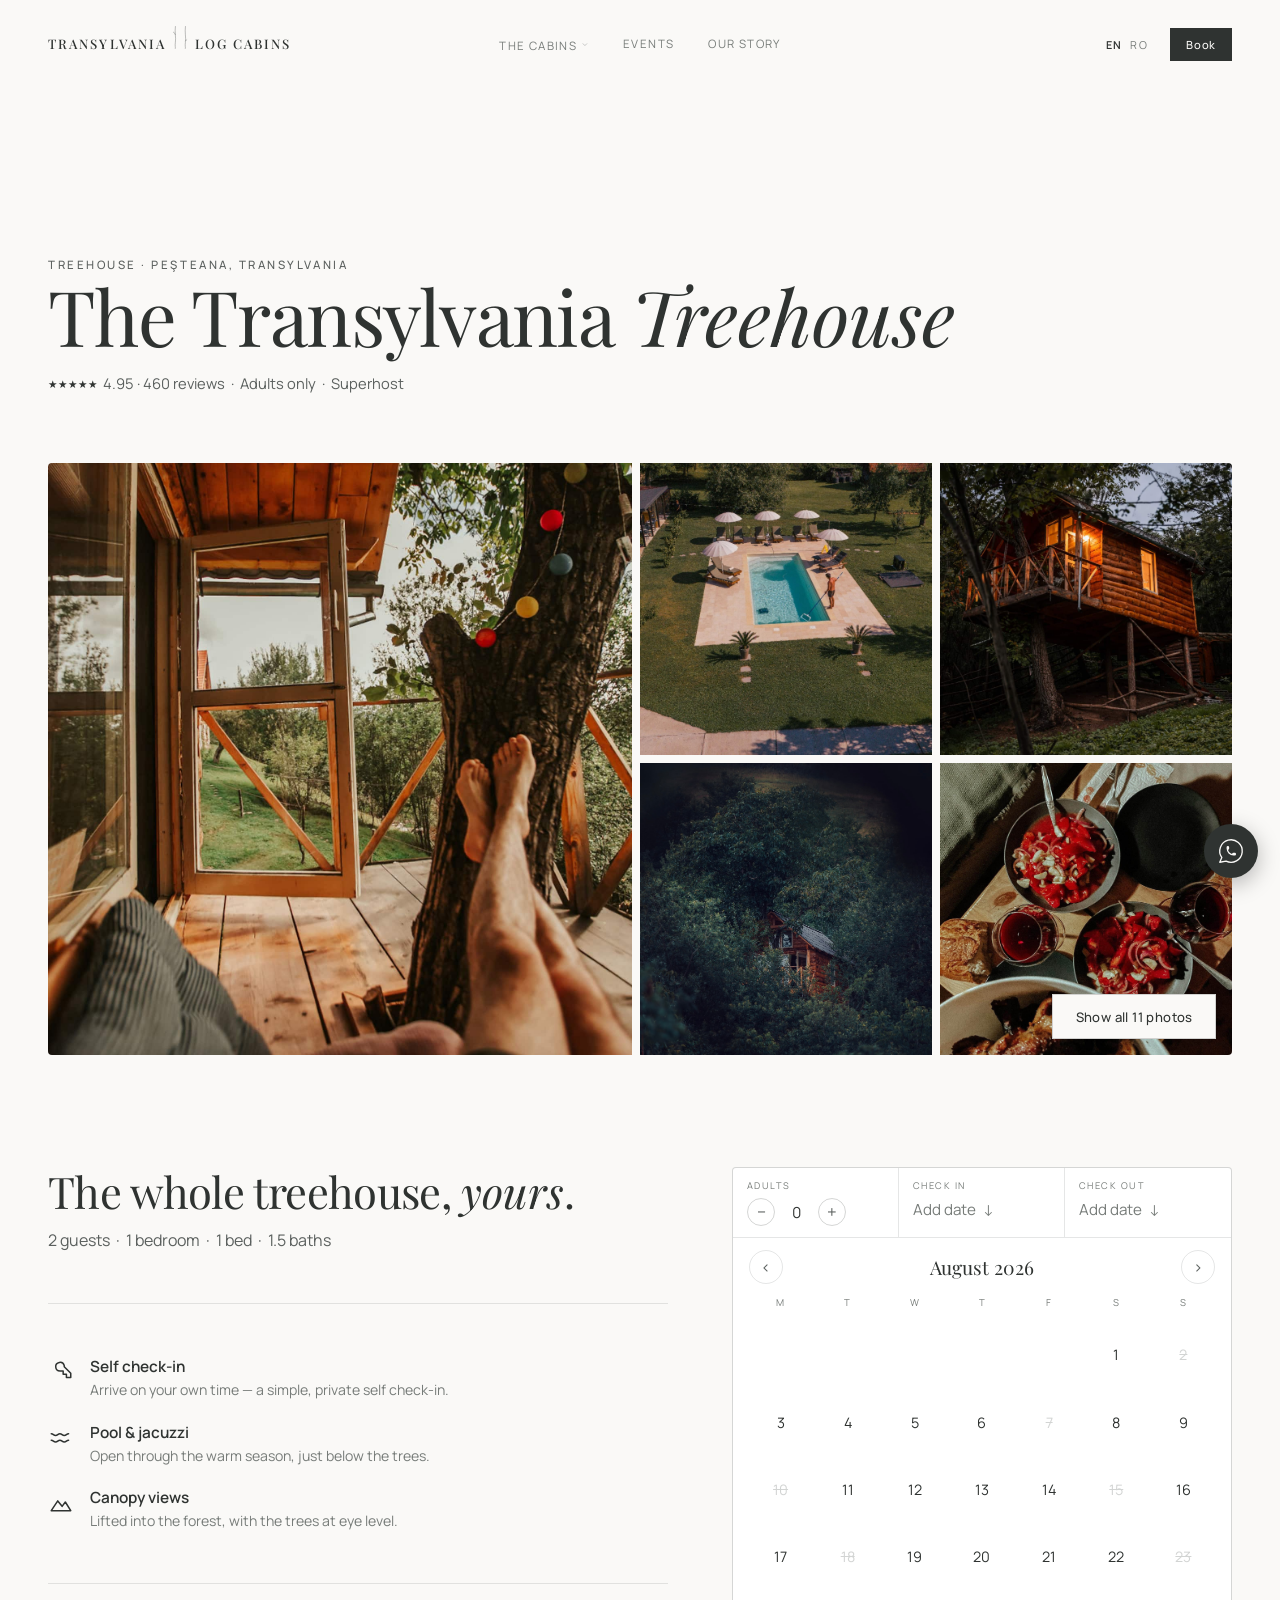
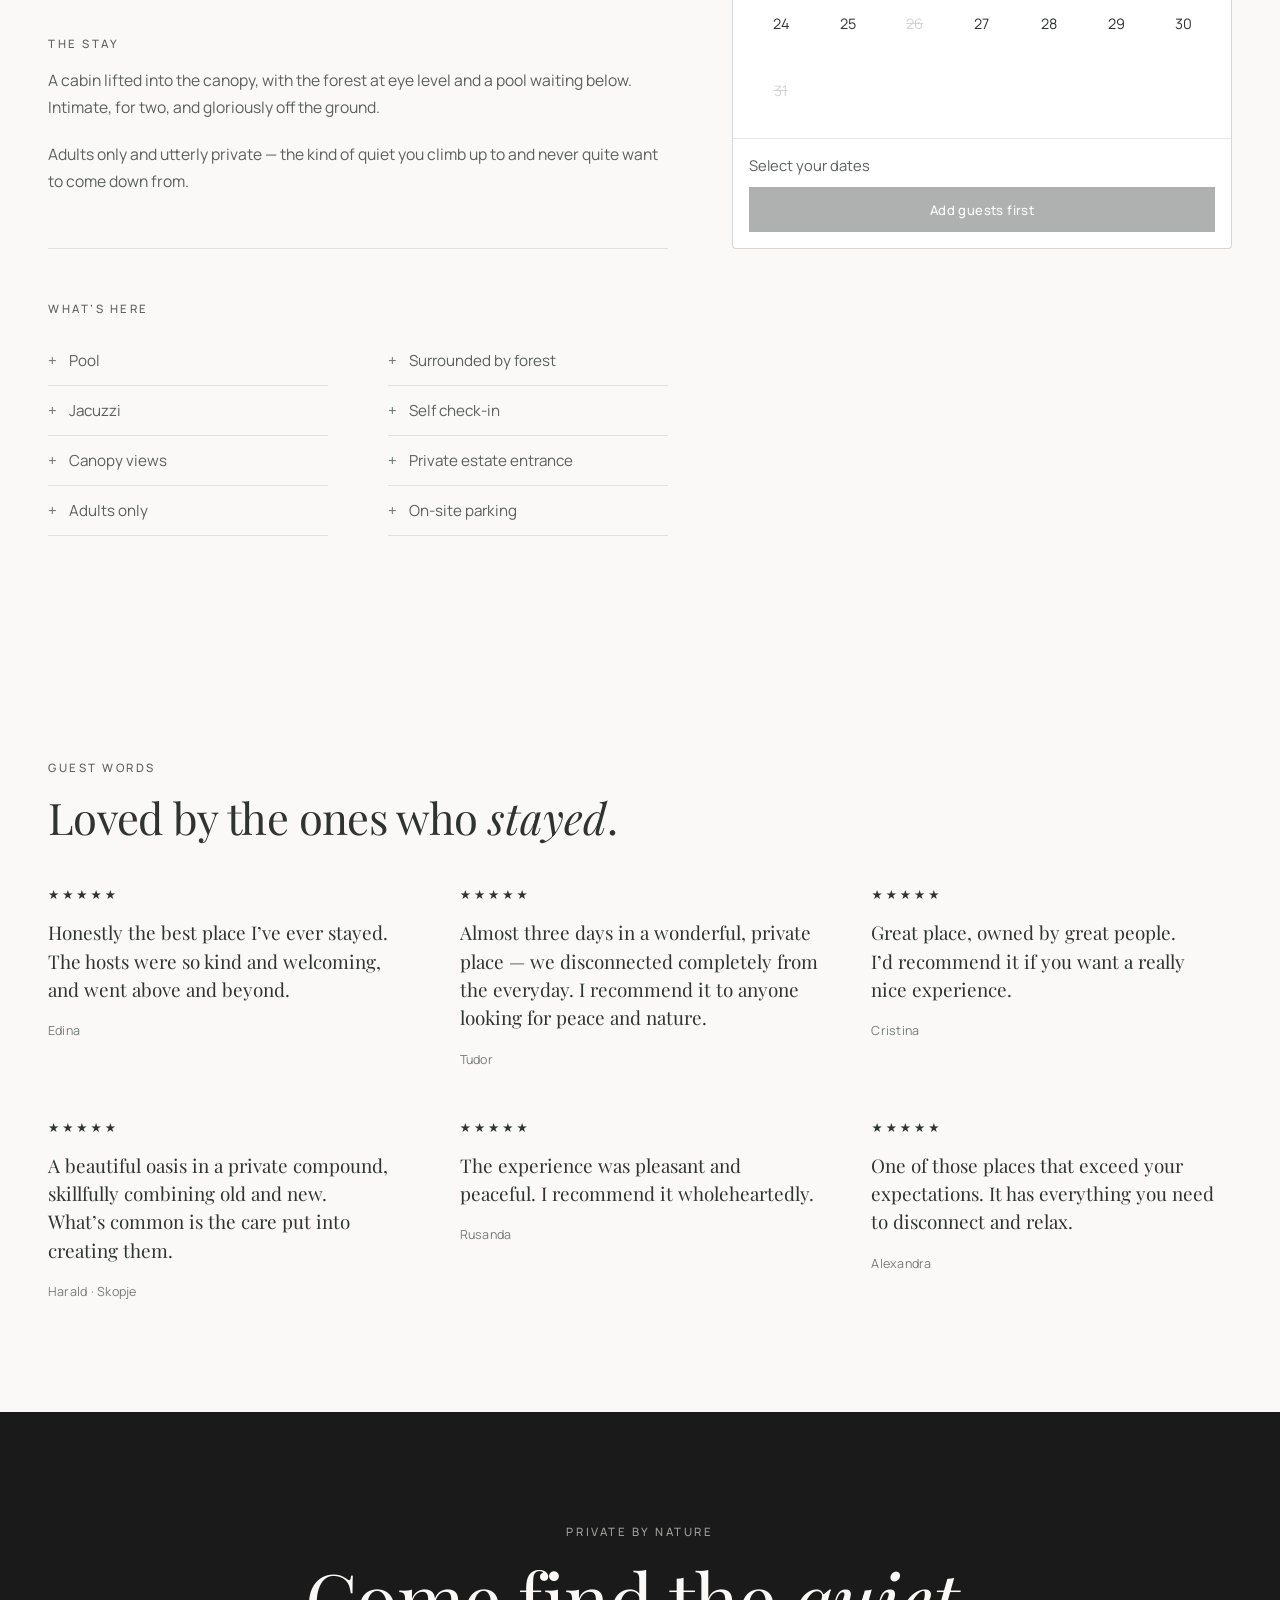
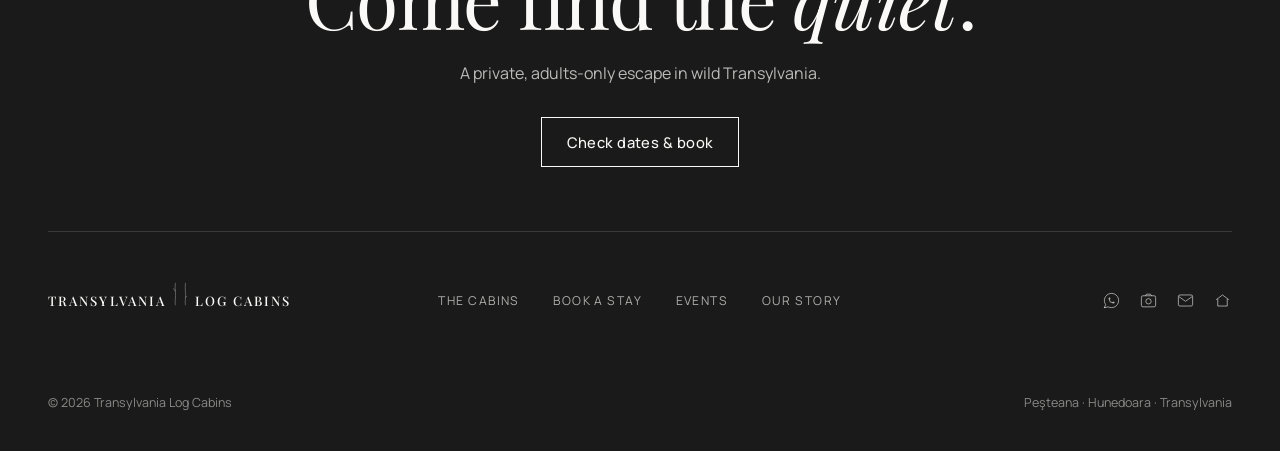
<file: stays/treehouse.html>
<!doctype html>
<html lang="en">
<head>
  <meta charset="utf-8">
  <meta name="viewport" content="width=device-width, initial-scale=1">
  <meta name="color-scheme" content="light">
  <title>The Transylvania Treehouse &middot; Transylvania Log Cabins</title>
  <meta name="description" content="The Transylvania Treehouse &mdash; an adults-only treehouse near Pe&#537;teana, lifted into the forest canopy with a pool and jacuzzi below.">
  <link rel="preconnect" href="https://fonts.googleapis.com">
  <link rel="preconnect" href="https://fonts.gstatic.com" crossorigin>
  <link href="https://fonts.googleapis.com/css2?family=Manrope:wght@300;400;500;600&family=Playfair+Display:ital,wght@0,400;0,500;0,600;1,400&display=swap" rel="stylesheet">
  <link rel="stylesheet" href="../ds/tlc.css?v=226">
</head>
<body>
  <div data-tlc-nav data-active="stays"></div>
  <main>
    <section class="section" style="padding-bottom:clamp(44px,5.5vw,72px)">
      <div class="stay-title">
        <span class="eyebrow">Treehouse &middot; Peşteana, Transylvania</span>
        <h1 class="display">The Transylvania <span class="script">Treehouse</span></h1>
        <p class="stay-submeta"><span class="sc-star">&#9733;&#9733;&#9733;&#9733;&#9733;</span> 4.95 &middot; 460 reviews &nbsp;&middot;&nbsp; Adults only &nbsp;&middot;&nbsp; Superhost</p>
      </div>
    </section>

    <section class="section" style="padding-top:0;padding-bottom:0">
      <div class="stay-mosaic">
        <figure><img src="../photos/treehouse/03.jpg" alt="The Transylvania Treehouse"></figure>
        <figure><img src="../photos/treehouse/01.jpg" alt="The Transylvania Treehouse" loading="lazy"></figure>
        <figure><img src="../photos/treehouse/04.jpg" alt="The Transylvania Treehouse" loading="lazy"></figure>
        <figure><img src="../photos/treehouse/07.jpg" alt="The Transylvania Treehouse" loading="lazy"></figure>
        <figure><img src="../photos/treehouse/08.jpg" alt="The Transylvania Treehouse" loading="lazy"></figure>
        <button class="btn btn-line stay-mosaic-all" id="showAll" type="button">Show all 11 photos</button>
      </div>
    </section>

    <section class="section">
      <div class="stay-body">
        <div>
          <div class="stay-section stay-summary">
            <h2 class="display-sm">The whole treehouse, <span class="script">yours</span>.</h2>
            <p class="stay-summary-line">2 guests &nbsp;&middot;&nbsp; 1 bedroom &nbsp;&middot;&nbsp; 1 bed &nbsp;&middot;&nbsp; 1.5 baths</p>
          </div>
          <div class="stay-highlights">
            <div class="stay-hl"><svg viewBox="0 0 24 24" fill="none" stroke="currentColor" stroke-width="1.4" stroke-linecap="round" stroke-linejoin="round" aria-hidden="true"><path d="M15 7a4 4 0 1 0-3.9 5H14v3h3v3h4v-4l-6-6z"/></svg><div><b>Self check-in</b><p>Arrive on your own time &mdash; a simple, private self check-in.</p></div></div>
            <div class="stay-hl"><svg viewBox="0 0 24 24" fill="none" stroke="currentColor" stroke-width="1.4" stroke-linecap="round" stroke-linejoin="round" aria-hidden="true"><path d="M3 9c2 0 2 1.6 4 1.6S9 9 11 9s2 1.6 4 1.6S17 9 19 9M3 15c2 0 2 1.6 4 1.6S9 15 11 15s2 1.6 4 1.6S17 15 19 15"/></svg><div><b>Pool &amp; jacuzzi</b><p>Open through the warm season, just below the trees.</p></div></div>
            <div class="stay-hl"><svg viewBox="0 0 24 24" fill="none" stroke="currentColor" stroke-width="1.4" stroke-linecap="round" stroke-linejoin="round" aria-hidden="true"><path d="M3 20l6-9 4 5 3-4 5 8H3z"/></svg><div><b>Canopy views</b><p>Lifted into the forest, with the trees at eye level.</p></div></div>
          </div>
          <div class="stay-section">
            <span class="eyebrow" style="display:block;margin-bottom:16px">The stay</span>
            <p class="prose">A cabin lifted into the canopy, with the forest at eye level and a pool waiting below. Intimate, for two, and gloriously off the ground.</p>
            <p class="prose">Adults only and utterly private &mdash; the kind of quiet you climb up to and never quite want to come down from.</p>
          </div>
          <div class="stay-section">
            <span class="eyebrow" style="display:block;margin-bottom:20px">What&rsquo;s here</span>
            <ul class="amenities">
        <li>Pool</li>
        <li>Jacuzzi</li>
        <li>Canopy views</li>
        <li>Adults only</li>
        <li>Surrounded by forest</li>
        <li>Self check-in</li>
        <li>Private estate entrance</li>
        <li>On-site parking</li>
            </ul>
          </div>
        </div>
        <aside>
          <div class="bw bw-side" data-rate="155">
            <div class="bw-bar">
              <div class="bw-field bw-field-adults"><span class="bw-lab">Adults</span><div class="bw-stepper"><button type="button" class="bw-step-btn" data-step="-1" aria-label="Fewer adults">&minus;</button><span class="bw-step-val" id="bwGuests" data-max="2">0</span><button type="button" class="bw-step-btn" data-step="1" aria-label="More adults">+</button></div></div>
              <div class="bw-field bw-date" id="bwFieldIn"><span class="bw-lab">Check in</span><span class="bw-val" id="bwIn">Add date</span></div>
              <div class="bw-field bw-date" id="bwFieldOut"><span class="bw-lab">Check out</span><span class="bw-val" id="bwOut">Add date</span></div>
            </div>
            <div class="bw-cal">
              <div class="bw-cal-head"><button type="button" id="bwPrev" aria-label="Previous month">&#8249;</button><span id="bwMonth">August 2026</span><button type="button" id="bwNext" aria-label="Next month">&#8250;</button></div>
              <div class="bw-grid" id="bwGrid"></div>
            </div>
            <div class="bw-foot">
              <div class="bw-price" id="bwPrice" hidden><span class="bw-price-calc" id="bwPriceCalc"></span><span class="bw-price-total" id="bwPriceTotal"></span></div><div class="bw-action"><span class="bw-summary" id="bwSummary">Select your dates</span><button type="button" class="btn" id="bwRequest" disabled>Pick your dates first</button></div>
            </div>
          </div>
        </aside>
      </div>
    </section>

    <section class="section">
      <div class="section-head" style="margin-bottom:44px">
        <span class="eyebrow">Guest words</span>
        <h2 class="display-sm">Loved by the ones who <span class="script">stayed</span>.</h2>
      </div>
      <div class="quotes">
        <blockquote class="quote"><div class="stars">&#9733;&#9733;&#9733;&#9733;&#9733;</div><p>Honestly the best place I&rsquo;ve ever stayed. The hosts were so kind and welcoming, and went above and beyond.</p><footer>Edina</footer></blockquote>
        <blockquote class="quote"><div class="stars">&#9733;&#9733;&#9733;&#9733;&#9733;</div><p>Almost three days in a wonderful, private place &mdash; we disconnected completely from the everyday. I recommend it to anyone looking for peace and nature.</p><footer>Tudor</footer></blockquote>
        <blockquote class="quote"><div class="stars">&#9733;&#9733;&#9733;&#9733;&#9733;</div><p>Great place, owned by great people. I&rsquo;d recommend it if you want a really nice experience.</p><footer>Cristina</footer></blockquote>
        <blockquote class="quote"><div class="stars">&#9733;&#9733;&#9733;&#9733;&#9733;</div><p>A beautiful oasis in a private compound, skillfully combining old and new. What&rsquo;s common is the care put into creating them.</p><footer>Harald &middot; Skopje</footer></blockquote>
        <blockquote class="quote"><div class="stars">&#9733;&#9733;&#9733;&#9733;&#9733;</div><p>The experience was pleasant and peaceful. I recommend it wholeheartedly.</p><footer>Rusanda</footer></blockquote>
        <blockquote class="quote"><div class="stars">&#9733;&#9733;&#9733;&#9733;&#9733;</div><p>One of those places that exceed your expectations. It has everything you need to disconnect and relax.</p><footer>Alexandra</footer></blockquote>
      </div>
    </section>
  </main>

  <div class="stay-lightbox" id="lightbox" role="dialog" aria-modal="true" aria-label="All photos of The Transylvania Treehouse">
    <button class="stay-lightbox-close" id="lbClose" aria-label="Close photos">&times;</button>
    <div class="stay-lightbox-grid">
        <img src="../photos/treehouse/01.jpg" alt="The Transylvania Treehouse" loading="lazy">
        <img src="../photos/treehouse/02.jpg" alt="The Transylvania Treehouse" loading="lazy">
        <img src="../photos/treehouse/03.jpg" alt="The Transylvania Treehouse" loading="lazy">
        <img src="../photos/treehouse/04.jpg" alt="The Transylvania Treehouse" loading="lazy">
        <img src="../photos/treehouse/05.jpg" alt="The Transylvania Treehouse" loading="lazy">
        <img src="../photos/treehouse/06.jpg" alt="The Transylvania Treehouse" loading="lazy">
        <img src="../photos/treehouse/07.jpg" alt="The Transylvania Treehouse" loading="lazy">
        <img src="../photos/treehouse/08.jpg" alt="The Transylvania Treehouse" loading="lazy">
        <img src="../photos/treehouse/09.jpg" alt="The Transylvania Treehouse" loading="lazy">
        <img src="../photos/treehouse/10.jpg" alt="The Transylvania Treehouse" loading="lazy">
        <img src="../photos/treehouse/11.jpg" alt="The Transylvania Treehouse" loading="lazy">
    </div>
  </div>

  <div data-tlc-footer></div>
  <script src="../ds/tlc.js?v=226"></script>
  <script>TLC.init({ active:"stays", heroNav:false });</script>
  <script>
  (function(){var b=document.getElementById('showAll'),lb=document.getElementById('lightbox'),cl=document.getElementById('lbClose');if(!b||!lb)return;
    function op(){lb.classList.add('open');document.body.classList.add('lightbox-open');}
    function cx(){lb.classList.remove('open');document.body.classList.remove('lightbox-open');}
    b.addEventListener('click',op);cl.addEventListener('click',cx);
    lb.addEventListener('click',function(e){if(e.target===lb)cx();});
    document.addEventListener('keydown',function(e){if(e.key==='Escape')cx();});})();
  </script>
  <script>
  (function(){
    var MN=['January','February','March','April','May','June','July','August','September','October','November','December'];
    var year=2026, month=7, ci=null, co=null;
    var grid=document.getElementById('bwGrid'), ml=document.getElementById('bwMonth');
    var inEl=document.getElementById('bwIn'), outEl=document.getElementById('bwOut'), sum=document.getElementById('bwSummary'), g=document.getElementById('bwGuests');
    var gmax=+g.getAttribute('data-max')||2, adults=+g.textContent||0;
    if(!grid) return;
    function off(y,m,d){ return (((d*3)+(m*5))%8)<2; }
    function cmp(a,b){ return (a.y-b.y)||(a.m-b.m)||(a.d-b.d); }
    function fmt(o){ return o? (o.d+' '+MN[o.m].slice(0,3)) : 'Add date'; }
    function render(){ ml.textContent=MN[month]+' '+year;
      var h='<span class="dow">M</span><span class="dow">T</span><span class="dow">W</span><span class="dow">T</span><span class="dow">F</span><span class="dow">S</span><span class="dow">S</span>';
      var lead=(new Date(year,month,1).getDay()+6)%7, days=new Date(year,month+1,0).getDate();
      for(var i=0;i<lead;i++) h+='<span class="bw-day blank"></span>';
      for(var d=1;d<=days;d++){ var o={y:year,m:month,d:d}, c='bw-day'+(off(year,month,d)?' off':'');
        if(ci&&cmp(o,ci)===0) c+=' sel'; if(co&&cmp(o,co)===0) c+=' sel';
        if(ci&&co&&cmp(o,ci)>0&&cmp(o,co)<0) c+=' inrange';
        h+='<span class="'+c+'" data-d="'+d+'">'+d+'</span>'; } grid.innerHTML=h; }
    function foot(){ inEl.textContent=fmt(ci); inEl.classList.toggle('set',!!ci); outEl.textContent=fmt(co); outEl.classList.toggle('set',!!co);
      if(ci&&co){ sum.textContent = adults>=1 ? '' : 'Add your guests'; } else sum.textContent='Select your dates'; updateDateUX(); refreshRequest(); updatePrice(); }
    function updateDateUX(){ var fa=document.querySelector('.bw-field-adults'),fin=document.getElementById('bwFieldIn'),fout=document.getElementById('bwFieldOut'); if(!fin||!fout)return; [fa,fin,fout].forEach(function(el){if(el)el.classList.remove('is-active');}); }
    function refreshRequest(){ var b=document.getElementById('bwRequest'); if(!b)return; var ok=adults>=1&&!!ci&&!!co; b.disabled=!ok; b.textContent=ok?'Request to book':(adults<1?'Add guests first':'Pick your dates first'); }
    function updatePrice(){ var el=document.getElementById('bwPrice'); if(!el)return; var rate=+(document.querySelector('.bw').getAttribute('data-rate'))||0; if(rate&&ci&&co){ var n=Math.round((new Date(co.y,co.m,co.d)-new Date(ci.y,ci.m,ci.d))/864e5); document.getElementById('bwPriceCalc').textContent='€'+rate+' × '+n+' night'+(n>1?'s':''); document.getElementById('bwPriceTotal').textContent='€'+(rate*n); el.hidden=false; } else { el.hidden=true; } }
    grid.addEventListener('click',function(e){ var el=e.target.closest('.bw-day'); if(!el||el.classList.contains('blank')||el.classList.contains('off')) return;
      var o={y:year,m:month,d:+el.dataset.d}; if(!ci||(ci&&co)){ ci=o; co=null; } else if(cmp(o,ci)>0){ co=o; } else { co=ci; ci=o; } render(); foot(); });
    document.getElementById('bwPrev').addEventListener('click',function(){ month--; if(month<0){month=11;year--;} render(); });
    document.getElementById('bwNext').addEventListener('click',function(){ month++; if(month>11){month=0;year++;} render(); });
    Array.prototype.forEach.call(document.querySelectorAll('.bw-step-btn'),function(b){b.addEventListener('click',function(){adults=Math.max(0,Math.min(gmax,adults+(+b.getAttribute('data-step'))));g.textContent=adults;foot();});}); render(); foot();
  })();
  </script>
</body>
</html>
</file>
<file: ds/tlc.css>
/* ==========================================================================
   TRANSYLVANIA LOG CABINS — tlc.css
   One shared stylesheet for the whole site + brand toolkit.
   Editorial · monochrome · big-vs-small type · the images are the only colour.

   Fonts are loaded in each page's <head> (Google Fonts):
     Fraunces  — display serif (big headlines)
     Inter     — body / UI / small labels
     Ephesis   — calligraphy accent (signature phrases only)

   HOW THIS FILE IS ORGANISED
     1. Tokens (:root)      6. Nav
     2. Reset               7. Footer
     3. Typography          8. Layout: sections + widths
     4. Buttons             9. Components (image, gallery, card, form, book)
     5. Base                10. Responsive
   ========================================================================== */

/* ===== 1. TOKENS — the whole brand in one place ========================== */
:root{
  /* This is a light-only brand. Declare it so no viewer's dark mode inverts it. */
  color-scheme: light;
  /* — Colour: monochrome only. The photography is the colour. — */
  --ink:        #2F3331;   /* warm charcoal — headings/primary text */
  --ink-2:      #5B605E;   /* muted gray-green — body text */
  --ink-3:      #777C79;   /* captions, meta */
  --paper:      #FAF9F7;   /* page background — warm off-white */
  --surface:    #FFFFFF;   /* cards / raised surfaces */
  --line:       rgba(47,51,49,0.12);  /* hairlines */
  --line-2:     rgba(47,51,49,0.20);  /* stronger hairline */
  --invert-bg:  #1A1A1A;   /* full-bleed dark editorial sections */
  --invert-ink: #FAF9F7;   /* text on dark */
  --overlay:    rgba(26,26,26,0.34);  /* image scrim for legible text */
  --sel:        #EDE9E1;   /* THE one selected / hover / in-range tint — reuse everywhere */

  /* — Radius: editorial = almost square — */
  --r-sm: 2px;  --r-md: 4px;  --r-pill: 999px;

  /* — Layout widths — */
  --container:      none;    /* frame fills the viewport minus the gutter at any size */
  --content:        1200px;  /* comfortable content column */
  --content-narrow:  760px;  /* editorial prose / forms */
  --gutter:           48px;  /* page side padding — even all around */

  /* — Vertical rhythm: ONE token = a section's top AND bottom padding.
       Adjacent sections stack their halves → every gap is identical.
       The mobile override below rescales the entire site at once. — */
  --section-y:        112px;
  --section-y-tight:   72px;
  --nav-clear:        140px;  /* extra top pad so first content clears the overlaid nav */
  --hero-min:         92vh;   /* full-bleed hero height */

  /* — Type — */
  --font-display: "Playfair Display", Georgia, "Times New Roman", serif;
  --font-body:    "Manrope", system-ui, -apple-system, sans-serif;
  /* Accent = the display serif in italic (one emphasised word inside a headline). */
  --font-accent:  "Playfair Display", Georgia, "Times New Roman", serif;

  --track-label: 0.22em;   /* tracked uppercase labels */
  --lh-tight:    1.02;     /* big display leading */
  --lh-body:     1.65;     /* readable prose leading */

  --ease: cubic-bezier(.22,.61,.36,1);
}

@media (max-width: 760px){
  :root{
    --section-y:      54px;
    --section-y-tight:38px;
    --gutter:         22px;
    --hero-min:       86vh;
    /* Nav is ~94px tall on mobile — clear it with a little air, not the desktop +140px
       (which left a big dead gap under the nav on phones). */
    --nav-clear:      58px;
  }
}

/* ===== 2. RESET ========================================================== */
*,*::before,*::after{ box-sizing:border-box; }
html{ -webkit-text-size-adjust:100%; scroll-behavior:smooth; background:var(--paper); color:var(--ink); }
body{ margin:0; background:var(--paper); color:var(--ink); }
img,svg,video{ display:block; max-width:100%; }
button,input,select,textarea{ font:inherit; color:inherit; }
a{ color:inherit; }
h1,h2,h3,h4,p,figure,blockquote{ margin:0; }
ul,ol{ margin:0; padding:0; list-style:none; }

/* ===== 3. TYPOGRAPHY ===================================================== */
/* Display serif — dramatic scale via clamp(). Big is the point. */
.display{
  font-family:var(--font-display);
  font-weight:400;                 /* Playfair Display regular reads elegant large */
  font-size:clamp(2.6rem, 6vw, 5rem);
  line-height:1.08;
  letter-spacing:-0.02em;
  color:var(--ink);
}
.display-xl{
  font-size:clamp(3.2rem, 8.5vw, 6.6rem);
}
.display-sm{
  font-family:var(--font-display);
  font-weight:400;
  font-size:clamp(1.8rem, 3.4vw, 2.8rem);
  line-height:1.14;
  letter-spacing:-0.015em;
  color:var(--ink);
}
.title{
  font-family:var(--font-display);
  font-weight:400;
  font-size:clamp(1.3rem,2vw,1.7rem);
  line-height:1.2;
  color:var(--ink);
}

/* Accent word — Bodoni Moda italic on ONE word inside a headline, for contrast.
   It inherits the surrounding headline's size and sits inline. RULE: never wrap
   a whole phrase in this; one word per headline, sparingly.
   (Class is named .script for historical reasons; it is not a script/calligraphy.) */
.script{
  font-family:var(--font-accent);
  font-weight:400;
  font-style:italic;         /* Playfair italic — one emphasised word in a headline */
  font-size:1em;
  letter-spacing:0;
  display:inline;
}

/* Small label — tracked uppercase. The "small" half of big-vs-small. */
.eyebrow{
  font-family:var(--font-body);
  font-weight:500;
  font-size:.72rem;
  letter-spacing:var(--track-label);
  text-transform:uppercase;
  color:var(--ink-2);
}

/* Body copy */
/* Body is deliberately small so the display type dominates — the big/small
   contrast is the elegance. Keep leading generous to stay readable. */
/* Reading text: a simple sans at LIGHT weight — light reads elegant, and
   sans-against-serif gives clean contrast with the Fraunces titles. */
.lead{
  font-family:var(--font-body);
  font-weight:400;
  font-size:clamp(1rem,1.05vw,1.1rem);
  line-height:1.7;
  letter-spacing:0;
  color:var(--ink-2);
}
.prose{
  font-family:var(--font-body);
  font-weight:400;
  font-size:0.98rem;
  line-height:1.75;
  letter-spacing:0;
  color:var(--ink-2);
}
.prose p + p{ margin-top:1.1em; }
.caption{
  font-family:var(--font-body);
  font-size:.8rem;
  letter-spacing:.01em;
  color:var(--ink-3);
}

/* ===== 4. BUTTONS ======================================================== */
.btn{
  --_bg:var(--ink); --_fg:var(--paper); --_bd:var(--ink);
  display:inline-flex; align-items:center; gap:.55em;
  font-family:var(--font-body); font-weight:500; font-size:.82rem;
  letter-spacing:.03em;
  padding:.95em 1.7em;
  background:var(--_bg); color:var(--_fg);
  border:1px solid var(--_bd); border-radius:0;
  cursor:pointer; text-decoration:none; white-space:nowrap;
  transition:background .3s var(--ease), color .3s var(--ease), border-color .3s var(--ease);
}
.btn:hover{ --_bg:transparent; --_fg:var(--ink); }
/* Ghost / outline — the quiet secondary */
.btn-line{ --_bg:transparent; --_fg:var(--ink); --_bd:var(--line-2); }
.btn-line:hover{ --_bg:var(--ink); --_fg:var(--paper); --_bd:var(--ink); }
.btn:disabled, .btn[disabled]{ opacity:.38; cursor:not-allowed; }
.btn:disabled:hover{ --_bg:var(--ink); --_fg:var(--paper); --_bd:var(--ink); }
/* On dark sections */
.on-invert .btn{ --_bg:var(--paper); --_fg:var(--ink); --_bd:var(--paper); }
.on-invert .btn:hover{ --_bg:transparent; --_fg:var(--paper); }
.on-invert .btn-line{ --_bg:transparent; --_fg:var(--paper); --_bd:rgba(251,250,247,.4); }
.on-invert .btn-line:hover{ --_bg:var(--paper); --_fg:var(--ink); --_bd:var(--paper); }

/* A quiet underlined text link (editorial) */
.link-underline{
  font-family:var(--font-body); font-weight:500; font-size:.85rem;
  letter-spacing:.02em; text-decoration:none; color:var(--ink);
  border-bottom:1px solid var(--line-2); padding-bottom:2px;
  transition:border-color .3s var(--ease);
}
.link-underline:hover{ border-color:var(--ink); }

/* ===== 5. BASE =========================================================== */
body{
  font-family:var(--font-body);
  background:var(--paper); color:var(--ink);
  -webkit-font-smoothing:antialiased; text-rendering:optimizeLegibility;
}
::selection{ background:var(--ink); color:var(--paper); }
:focus-visible{ outline:2px solid var(--ink); outline-offset:3px; }

/* ===== 6. NAV ============================================================ */
.tlc-nav{
  position:absolute; top:0; left:0; right:0; z-index:40;
  padding:26px var(--gutter);
}
.tlc-nav.is-fixed{
  position:fixed; background:rgba(251,250,247,.86);
  backdrop-filter:saturate(140%) blur(10px);
  border-bottom:1px solid var(--line); padding-top:18px; padding-bottom:18px;
}
.tlc-nav-inner{
  max-width:var(--container); margin:0 auto; position:relative;
  display:flex; align-items:baseline; justify-content:space-between; gap:24px;
}
.tlc-brand{
  font-family:var(--font-display); font-weight:500;
  font-size:clamp(.82rem, 1vw, .98rem); letter-spacing:.16em; text-transform:uppercase;
  color:var(--ink); text-decoration:none; line-height:1; white-space:nowrap;
}
/* Timber flourish flanking LOG — a small cluster of thin vertical "log" strokes */
/* Log mark sits ON the text baseline — grounded, feet level with the letters. */
.tlc-brand .lm{ display:inline-block; height:1.75em; width:auto; margin:0 .5em;
  vertical-align:baseline; opacity:.65; }
.tlc-brand .tlc-log{ letter-spacing:.26em; padding-left:.26em; }
.tlc-brand small{
  font-family:var(--font-body); font-weight:500; font-size:.6rem;
  letter-spacing:.2em; text-transform:uppercase; color:var(--ink-3);
}
.tlc-nav.on-hero .tlc-brand,
.tlc-nav.on-hero .tlc-links a{ color:var(--paper); }
.tlc-nav.on-hero .tlc-brand small{ color:rgba(251,250,247,.7); }
.tlc-nav.is-fixed .tlc-brand{ color:var(--ink); }
.tlc-nav.is-fixed .tlc-links a{ color:var(--ink-3); }
.tlc-nav.is-fixed .tlc-brand small{ color:var(--ink-3); }
.tlc-links{ display:flex; align-items:center; justify-content:center; gap:34px;
  position:absolute; left:50%; top:50%; transform:translate(-50%,-50%); }
.tlc-links a{
  font-family:var(--font-body); font-weight:400; font-size:.72rem;
  letter-spacing:.12em; text-transform:uppercase; text-decoration:none; color:var(--ink-3);
  transition:opacity .25s var(--ease);
}
.tlc-links a:hover{ color:var(--ink); opacity:1; }
.tlc-links .btn{ font-size:.7rem; letter-spacing:.06em; padding:.72em 1.35em; color:var(--paper); }
/* Right nav cluster: language switcher + Book CTA anchored to the far edge */
.tlc-nav-right{ display:flex; align-items:center; gap:22px; }
.tlc-nav-right .tlc-lang{ margin-left:0; }
.tlc-nav-book{ font-size:.7rem; letter-spacing:.06em; padding:.72em 1.35em; color:var(--paper); }
.tlc-nav-book:hover{ color:var(--ink); border-color:var(--ink); }
.tlc-nav.on-hero .tlc-nav-book{ --_bg:var(--paper); --_fg:var(--ink); --_bd:var(--paper); color:var(--ink); }
.tlc-nav.on-hero .tlc-nav-book:hover{ --_bg:transparent; color:var(--paper); border-color:var(--paper); }
.tlc-nav.is-fixed .tlc-nav-book{ --_bg:var(--ink); --_fg:var(--paper); color:var(--paper); }
.tlc-nav.is-fixed .tlc-nav-book:hover{ --_bg:transparent; color:var(--ink); border-color:var(--ink); }
@media(max-width:760px){ .tlc-nav-right{ display:none; } }
/* Book button stays a readable pill in the fixed (scrolled) state too —
   the generic .is-fixed link colour was turning its text dark-on-dark. */
.tlc-nav.is-fixed .tlc-links a.btn{ --_bg:var(--ink); --_fg:var(--paper); color:var(--paper); }
.tlc-nav.is-fixed .tlc-links a.btn:hover{ --_bg:transparent; color:var(--ink); border-color:var(--ink); }

/* Language switcher (EN / RO) */
.tlc-lang{ display:flex; align-items:center; gap:8px; margin-left:22px; }
.tlc-lang button{ background:none; border:0; cursor:pointer; padding:2px 0; font-family:var(--font-body);
  font-size:.68rem; letter-spacing:.12em; text-transform:uppercase; color:var(--ink-3); transition:color .2s var(--ease); }
.tlc-lang button.is-on{ color:var(--ink); font-weight:600; }
.tlc-lang button:hover{ color:var(--ink); }
.tlc-nav.on-hero .tlc-lang button{ color:rgba(250,249,247,.6); }
.tlc-nav.on-hero .tlc-lang button.is-on{ color:var(--paper); }
.tlc-lang-drawer{ display:none; margin-top:22px; }
@media(max-width:760px){
  .tlc-lang:not(.tlc-lang-drawer){ display:none; }
  .tlc-lang-drawer{ display:flex; justify-content:center; gap:14px; }
  .tlc-lang-drawer button{ font-size:1rem; }
}
.tlc-nav.on-hero .tlc-links a.btn{ --_bg:var(--paper); --_fg:var(--ink); --_bd:var(--paper); color:var(--ink); }
.tlc-nav.on-hero .tlc-links a.btn:hover{ --_bg:transparent; color:var(--paper); border-color:var(--paper); }

/* Hamburger + mobile drawer */
.tlc-burger{ display:none; background:none; border:0; padding:8px; cursor:pointer; }
.tlc-burger span{ display:block; width:24px; height:1.5px; background:currentColor; margin:5px 0; transition:transform .3s var(--ease), opacity .3s var(--ease); }
.tlc-nav.on-hero .tlc-burger{ color:var(--paper); }
.tlc-nav.is-fixed .tlc-burger{ color:var(--ink); }
.tlc-drawer{
  position:fixed; inset:0; z-index:60; background:var(--paper); overflow-y:auto;
  transform:translateY(-100%); transition:transform .45s var(--ease); visibility:hidden;
}
.tlc-drawer.open{ transform:translateY(0); visibility:visible; }
.tlc-drawer-inner{ min-height:100%; display:flex; flex-direction:column; align-items:stretch;
  padding:30px var(--gutter) 40px; }
/* Brand at the top of the menu for continuity */
.tlc-drawer-brand{ align-self:flex-start; font-size:.82rem; color:var(--ink); text-decoration:none; margin-bottom:54px; }
/* Category label — "The Cabins" grouping the stays */
.tlc-drawer-cat{ display:block; font-family:var(--font-body); font-size:.7rem; letter-spacing:.2em;
  text-transform:uppercase; color:var(--ink-3); margin-bottom:16px; }
.tlc-drawer-group{ margin-bottom:38px; }
/* Each stay — serif name on the left, small capacity tag on the right */
.tlc-drawer-stay{ display:flex; align-items:baseline; justify-content:space-between; gap:18px;
  text-decoration:none; padding:13px 0; }
.tlc-drawer-stay-name{ font-family:var(--font-display); font-size:1.5rem; line-height:1.15; color:var(--ink);
  transition:opacity .18s ease; }
.tlc-drawer-stay:hover .tlc-drawer-stay-name{ opacity:.6; }
.tlc-drawer-meta{ font-family:var(--font-body); font-size:.64rem; letter-spacing:.14em; text-transform:uppercase;
  color:var(--ink-3); white-space:nowrap; }
/* Standalone links (Events, Our story), set off by a hairline */
.tlc-drawer-links{ display:flex; flex-direction:column; gap:2px; padding-top:30px; border-top:1px solid var(--line); }
/* Tap targets, but tighter than the stays so Events / Our story read as one pair. */
.tlc-drawer-link{ font-family:var(--font-display); font-size:1.5rem; line-height:1.15; color:var(--ink);
  text-decoration:none; padding:9px 0; transition:opacity .18s ease; }
.tlc-drawer-link:hover{ opacity:.6; }
.tlc-drawer-book{ margin-top:36px; width:100%; justify-content:center; text-align:center; font-size:.9rem; }
/* × sits on the wordmark's text centerline (the tall log-mark makes the brand box
   run high, so the close is nudged down to match the caps, not the box). Right edge
   aligns with the content gutter, so × lines up over the wordmark's right end. */
.tlc-drawer-close{ position:absolute; top:33px; right:var(--gutter); z-index:2; background:none; border:0; font-size:1.7rem; line-height:1; cursor:pointer; color:var(--ink); }
.tlc-lang-drawer{ align-self:flex-start; margin-top:30px; }
body.drawer-open{ overflow:hidden; }

/* ===== 7. FOOTER ========================================================= */
.tlc-footer{
  background:var(--invert-bg); color:var(--invert-ink);
  padding:var(--section-y) var(--gutter) 40px;
}
.tlc-footer-inner{ max-width:var(--container); margin:0 auto; }
.tlc-footer-top{
  display:grid; grid-template-columns:1.4fr 1fr 1fr; gap:48px;
  padding-bottom:56px; border-bottom:1px solid rgba(251,250,247,.16);
}
.tlc-footer .tlc-brand{ color:var(--invert-ink); font-size:.82rem; }
/* Footer CTA band — the closing call, folded into the footer on black */
.tlc-footer-cta{ text-align:center; margin:0 auto; }
.tlc-footer-cta .eyebrow{ display:block; margin-bottom:18px; color:rgba(250,249,247,.6); }
.tlc-footer-cta .display{ color:var(--invert-ink); }
.tlc-footer-cta .lead{ color:rgba(250,249,247,.72); margin:20px auto 30px; max-width:54ch; text-wrap:balance; }
/* Ghost on the dark footer: white border + white text, transparent fill; fills white on hover. */
.tlc-footer-cta .btn{ --_bg:transparent; --_fg:var(--paper); --_bd:var(--paper); color:var(--paper); border-color:var(--paper); }
.tlc-footer-cta .btn:hover{ --_bg:var(--paper); color:var(--ink); border-color:var(--paper); }
.tlc-footer .tlc-brand small{ color:rgba(251,250,247,.55); }
.tlc-footer h4{
  font-family:var(--font-body); font-weight:500; font-size:.72rem;
  letter-spacing:var(--track-label); text-transform:uppercase;
  color:rgba(251,250,247,.55); margin-bottom:16px;
}
.tlc-footer li{ margin-bottom:10px; }
.tlc-footer .fi{ width:15px; height:15px; display:inline-block; vertical-align:-2px; margin-right:9px; opacity:.85; }
.tlc-footer a{ text-decoration:none; color:rgba(251,250,247,.85); font-size:.92rem; transition:color .25s var(--ease); }
.tlc-footer a:hover{ color:var(--invert-ink); }
.tlc-footer-bottom{
  display:flex; justify-content:space-between; align-items:center; gap:16px;
  padding-top:26px; font-size:.78rem; color:rgba(251,250,247,.5); flex-wrap:wrap;
}
/* A phrase, not one word → uses the display face (Fraunces) italic, NOT the accent. */
.tlc-footer-tagline{ font-family:var(--font-display); font-style:italic; font-weight:400; font-size:1.5rem; color:var(--invert-ink); }

/* ===== 8. LAYOUT — sections + widths ==================================== */
/* Every section owns HALF the gap top and bottom → uniform rhythm. */
.section{ padding:var(--section-y) var(--gutter); }
.section-tight{ padding:var(--section-y-tight) var(--gutter); }
.section-invert{ background:var(--invert-bg); color:var(--invert-ink); }
.section-invert .display,.section-invert .display-sm,.section-invert .title{ color:var(--invert-ink); }
.section-invert .lead,.section-invert .prose{ color:rgba(251,250,247,.72); }
.section-invert .eyebrow{ color:rgba(251,250,247,.6); }
.section-invert .script{ color:var(--invert-ink); }
.section-invert .caption{ color:rgba(251,250,247,.55); }

.content{ max-width:var(--content); margin:0 auto; }
.content-narrow{ max-width:var(--content-narrow); margin:0 auto; }
.section-head{ max-width:var(--container); margin:0 auto; text-align:left; }
.section-head .eyebrow{ display:block; margin-bottom:18px; }
.section-head .lead{ margin-top:22px; max-width:var(--content-narrow); }

/* Full-bleed escape — image sections edge to edge */
.fullbleed{ width:100%; }

/* ===== 9. COMPONENTS ===================================================== */

/* 9a. Hero — full-bleed image, big display, calligraphy accent */
.hero{
  position:relative; min-height:var(--hero-min);
  display:flex; align-items:flex-end;
  padding:var(--gutter); overflow:hidden;
}
.hero-img{ position:absolute; inset:0; width:100%; height:100%; object-fit:cover; z-index:0; }
.hero::after{ content:""; position:absolute; inset:0; z-index:1;
  background:linear-gradient(180deg, rgba(14,14,12,.55) 0%, rgba(14,14,12,.34) 38%, rgba(14,14,12,.72) 100%); }
.hero-inner{ position:relative; z-index:2; max-width:var(--container);
  margin:0 auto; width:100%; padding-bottom:6vh; color:var(--paper); }
.hero .display,.hero .display-xl{ color:var(--paper); max-width:15ch; }
.hero .eyebrow{ color:rgba(251,250,247,.82); display:block; margin-bottom:20px; }
.hero .script{ color:var(--paper); }
.hero-sub{ margin-top:24px; max-width:60ch; color:rgba(250,249,247,.9);
  font-family:var(--font-body); font-weight:400;
  font-size:clamp(0.98rem,1.05vw,1.1rem); line-height:1.7; letter-spacing:0; }
.hero-actions{ margin-top:34px; display:flex; align-items:center; gap:14px; flex-wrap:wrap; }
/* Hero buttons must always read on the dark image: solid white pill + white-outline pill,
   both real pills of equal height so they sit on one row. */
.hero .btn{ --_bg:var(--paper); --_fg:var(--ink); --_bd:var(--paper); color:var(--ink); }
.hero .btn:hover{ --_bg:transparent; --_bd:var(--paper); color:var(--paper); }
.hero .btn-line{ --_bg:transparent; --_fg:var(--paper); --_bd:rgba(251,250,247,.6); color:var(--paper); }
.hero .btn-line:hover{ --_bg:var(--paper); --_bd:var(--paper); color:var(--ink); }
/* Closer variant — vertically + horizontally centred, everything aligned to centre. */
.hero-closer{ align-items:center; min-height:74vh; }
.hero-closer .hero-inner{ padding-bottom:0; text-align:center; }
.hero-closer .eyebrow{ display:block; margin-bottom:20px; color:rgba(251,250,247,.82); }
.hero-closer .display{ max-width:20ch; margin:0 auto; }
.hero-closer .hero-actions{ justify-content:center; margin-top:30px; }

/* 9a-2. Editorial hero (Advisorie composition): headline on light ground, image below */
.ed-hero{ padding:calc(var(--section-y) + var(--nav-clear)) var(--gutter) var(--section-y); }
.ed-hero-top{ display:grid; grid-template-columns:1.75fr 1fr; gap:clamp(32px,6vw,90px);
  align-items:end; max-width:var(--container); margin:0 auto; }
.ed-hero .eyebrow{ display:block; margin-bottom:26px; }
.ed-hero h1{ margin:0; }
.ed-hero-side{ padding-bottom:8px; }
.ed-hero-actions{ display:flex; gap:14px; margin-top:30px; flex-wrap:wrap; }
.ed-hero-media{ max-width:var(--container); margin:clamp(38px,5vw,64px) auto 0;
  aspect-ratio:16/9; overflow:hidden; border-radius:var(--r-md); }
.ed-hero-media picture{ display:block; width:100%; height:100%; }
.ed-hero-media img, .ed-hero-media video{ width:100%; height:100%; object-fit:cover; display:block; }
@media(max-width:860px){
  .ed-hero-top{ grid-template-columns:1fr; gap:20px; }
  .ed-hero-side{ padding-top:0; }
  .ed-hero-media{ aspect-ratio:4/5; }
}

/* Featured-in strip */
.featured-inner{ max-width:var(--content); margin:0 auto; display:flex; flex-direction:column;
  align-items:center; text-align:center; gap:16px;
  padding:clamp(88px,10vw,156px) clamp(30px,6vw,88px);
  --cframe:rgba(47,51,49,.32); --clen:26px;
  background-image:
    linear-gradient(var(--cframe),var(--cframe)), linear-gradient(var(--cframe),var(--cframe)),
    linear-gradient(var(--cframe),var(--cframe)), linear-gradient(var(--cframe),var(--cframe)),
    linear-gradient(var(--cframe),var(--cframe)), linear-gradient(var(--cframe),var(--cframe)),
    linear-gradient(var(--cframe),var(--cframe)), linear-gradient(var(--cframe),var(--cframe));
  background-repeat:no-repeat;
  background-position:
    top left, top left, top right, top right,
    bottom left, bottom left, bottom right, bottom right;
  background-size:
    1px var(--clen), var(--clen) 1px, 1px var(--clen), var(--clen) 1px,
    1px var(--clen), var(--clen) 1px, 1px var(--clen), var(--clen) 1px;
  position:relative; isolation:isolate; }
/* soft panel, inset so a paper gap sits between it and the corner marks */
.featured-inner::before{ content:""; position:absolute; inset:16px; z-index:-1;
  background:#F1EEE7; border-radius:3px; }
.featured .eyebrow{ white-space:nowrap; }
.featured-credit-label{ margin-top:10px; margin-bottom:-2px; }
.featured-quote{ font-family:var(--font-display); font-weight:400; line-height:1.14;
  font-size:clamp(1.7rem,3.6vw,3rem); color:var(--ink); max-width:18ch; }
.gdn-logo{ display:inline-flex; align-items:baseline; gap:.16em; text-decoration:none;
  font-family:"Zilla Slab",Georgia,serif; font-weight:700; letter-spacing:-.008em;
  font-size:clamp(1.08rem,1.8vw,1.42rem); line-height:1; color:var(--ink);
  margin-top:2px; transition:opacity .2s ease; }
.gdn-logo span{ font-weight:500; }
.gdn-arrow{ width:.5em; height:.5em; align-self:center; margin-left:.3em;
  transition:transform .25s var(--ease); }
.gdn-logo:hover .gdn-arrow{ transform:translate(2px,-2px); }
.gdn-logo:hover{ opacity:.72; }

/* 9b. Editorial split — image + text, alternating */
.split{ display:grid; grid-template-columns:0.82fr 1.12fr; gap:clamp(44px,6vw,112px); align-items:center;
  max-width:var(--container); margin:0 auto; }
.split.reverse{ grid-template-columns:1.12fr 0.82fr; }
.split.reverse .split-media{ order:2; }
.split-media{ margin:0; }
.split-img{ position:relative; aspect-ratio:4/5; overflow:hidden; border-radius:var(--r-md); }
.split-img img{ width:100%; height:100%; object-fit:cover; display:block; }
.split-caption{ margin-top:15px; font-family:var(--font-display); font-style:italic;
  font-size:clamp(.92rem,1.2vw,1.02rem); line-height:1.42; color:var(--ink-3); max-width:34ch; text-wrap:balance; }
.split-body .eyebrow{ display:block; margin-bottom:18px; }
.split-body .lead{ margin-top:20px; }
.split-body .link-underline{ display:inline-block; margin-top:28px; }
.split-facts{ list-style:none; padding:26px 0 0; margin:34px 0 0; border-top:1px solid var(--line);
  display:flex; flex-wrap:wrap; gap:12px 26px; }
.split-facts li{ font-family:var(--font-body); font-size:.72rem; letter-spacing:.11em;
  text-transform:uppercase; color:var(--ink-2); position:relative; padding-left:17px; }
.split-facts li::before{ content:""; position:absolute; left:0; top:.42em; width:5px; height:5px;
  border-radius:50%; background:var(--ink-3); }

/* 9c. Collection grid — image-led cards */
.grid-stays{ display:grid; grid-template-columns:repeat(2,1fr); column-gap:clamp(20px,3vw,44px); row-gap:clamp(56px,6vw,88px);
  max-width:var(--container); margin:0 auto; }
.stay-card{ text-decoration:none; color:var(--ink); display:block; group:card; }
.stay-card-media{ position:relative; aspect-ratio:3/4; overflow:hidden; border-radius:var(--r-md); }
.stay-card-media img{ width:100%; height:100%; object-fit:cover; transition:transform .8s var(--ease); }
.stay-card:hover .stay-card-media img{ transform:scale(1.04); }
.stay-card-tag{ position:absolute; top:16px; left:16px; z-index:2;
  background:rgba(251,250,247,.92); color:var(--ink); font-family:var(--font-body);
  font-size:.66rem; letter-spacing:var(--track-label); text-transform:uppercase;
  padding:7px 12px; border-radius:0; }
.stay-card-head{ display:flex; justify-content:space-between; align-items:baseline; gap:16px; margin-top:18px; }
.stay-card-head .title{ font-size:1.4rem; }
.stay-card-price{ font-family:var(--font-body); font-size:.82rem; color:var(--ink-2); white-space:nowrap; }
.sc-star{ color:var(--ink); font-size:.7em; letter-spacing:.06em; margin-right:.15em; vertical-align:.06em; }
/* Guardian badge on the Hill Cabin photo — echoes the featured corner-frame */
.gdn-stamp{ position:absolute; bottom:16px; right:16px; z-index:2; pointer-events:none;
  display:flex; flex-direction:column; align-items:center; gap:6px; text-align:center;
  padding:14px 22px; background:transparent;
  border:1px solid rgba(244,239,230,.72);
  text-shadow:0 1px 4px rgba(0,0,0,.55); }
.gdn-stamp .gs-eyebrow{ font-family:var(--font-body); font-size:.5rem; font-weight:600;
  letter-spacing:.2em; text-transform:uppercase; color:rgba(244,239,230,.85); }
.gdn-stamp .gs-name{ font-family:"Zilla Slab",Georgia,serif; font-size:1.18rem; font-weight:700;
  line-height:1; color:#F4EFE6; letter-spacing:-.01em; }
.gdn-stamp .gs-name span{ font-weight:500; }
.gdn-stamp .gs-stars{ font-size:.6rem; letter-spacing:.14em; color:#F4EFE6; }
.stay-card-meta{ margin-top:6px; font-size:.85rem; color:var(--ink-3); }

/* 9d. Gallery — for stay pages */
.gallery{ display:grid; grid-template-columns:repeat(4,1fr); gap:10px; max-width:var(--container); margin:0 auto; }
.gallery figure{ aspect-ratio:1; overflow:hidden; border-radius:var(--r-sm); }
.gallery figure:first-child{ grid-column:span 2; grid-row:span 2; aspect-ratio:1; }
/* even variant — all tiles equal, fills complete rows (no oversized first tile) */
.gallery--even figure:first-child{ grid-column:auto; grid-row:auto; aspect-ratio:1; }
.gallery img{ width:100%; height:100%; object-fit:cover; }

/* Modal — review-and-send overlay (used by the booking request flow) */
.tlc-modal-backdrop{ position:fixed; inset:0; background:rgba(10,10,10,.58); display:none; align-items:center; justify-content:center; padding:20px; z-index:300; }
.tlc-modal-backdrop.open{ display:flex; }
.req-modal{ position:relative; text-align:left; background:var(--paper); width:100%; max-width:600px; max-height:92vh; overflow:auto; border-radius:var(--r-sm); padding:clamp(36px,5vw,60px) clamp(30px,5vw,64px); box-shadow:0 40px 100px rgba(0,0,0,.32); }
/* header — centered, editorial */
.req-modal .eyebrow{ display:block; text-align:left; margin-bottom:16px; }
.req-modal h3{ font-family:var(--font-display); font-weight:500; font-size:clamp(2.1rem,4vw,3.2rem); line-height:1.06; text-align:left; margin:0 0 30px; }
.req-modal-x{ position:absolute; top:18px; right:20px; width:34px; height:34px; background:none; border:0; font-size:1.5rem; line-height:1; cursor:pointer; color:var(--ink-2); }
.req-modal-x:hover{ color:var(--ink); }
/* booking recap */
.rm-recap{ display:flex; flex-wrap:wrap; align-items:baseline; justify-content:space-between; gap:6px 20px; margin:0 0 34px; padding-bottom:28px; border-bottom:1px solid var(--line); }
.rm-recap-stay{ font-family:var(--font-body); font-weight:600; font-size:1rem; line-height:1.3; color:var(--ink); }
.rm-recap-meta{ font-family:var(--font-body); font-size:.9rem; color:var(--ink-2); }
/* form — left-aligned, even rhythm */
.rm-label{ display:block; font-size:.7rem; letter-spacing:var(--track-label); text-transform:uppercase; color:var(--ink-2); margin:26px 0 11px; }
.rm-recap + .rm-label{ margin-top:0; }
.rm-label span{ text-transform:none; letter-spacing:0; opacity:.7; }
.rm-input,.rm-textarea{ width:100%; font-family:var(--font-body); font-size:1rem; color:var(--ink); background:var(--paper); border:1px solid var(--line); border-radius:var(--r-sm); padding:14px 16px; }
.rm-input:focus,.rm-textarea:focus{ outline:none; border-color:var(--ink); }
.rm-textarea{ resize:vertical; line-height:1.55; min-height:124px; }
/* helper sits ABOVE the CTA so the button isn't crowded */
.rm-actions{ display:flex; align-items:center; gap:18px; margin-top:32px; }
.rm-send{ flex:1; justify-content:center; text-align:center; }
.btn.is-disabled{ opacity:.35; pointer-events:none; }
.rm-back{ flex:0 0 auto; padding:6px 12px 6px 0; background:none; border:0; font-family:var(--font-body); font-size:.85rem; color:var(--ink-2); cursor:pointer; white-space:nowrap; transition:color .2s var(--ease); }
.rm-back:hover{ color:var(--ink); }

/* 9e. Feature / value list */
.values{ display:grid; grid-template-columns:repeat(5,1fr); gap:28px; max-width:var(--container); margin:0 auto; }
.value{ text-align:left; }
.value-num{ font-family:var(--font-display); font-size:1rem; color:var(--ink-3); }
.value h3{ font-family:var(--font-display); font-weight:400; font-size:1.15rem; margin:14px 0 8px; }
.value p{ font-family:var(--font-body); font-size:.9rem; line-height:1.55; color:var(--ink-2); }
.value + .value{ border-left:1px solid var(--line); padding-left:28px; }

/* 9f. Amenities list */
.amenities{ columns:2; column-gap:60px; max-width:var(--content); margin:0 auto; }
.amenities li{ padding:14px 0; border-bottom:1px solid var(--line); font-size:.95rem; color:var(--ink-2);
  break-inside:avoid; display:flex; gap:12px; }
.amenities li::before{ content:"+"; color:var(--ink-3); font-weight:500; }

/* 9g. Forms */
.field{ margin-bottom:22px; }
.field label{ display:block; font-family:var(--font-body); font-weight:500; font-size:.74rem;
  letter-spacing:var(--track-label); text-transform:uppercase; color:var(--ink-2); margin-bottom:9px; }
.field input,.field select,.field textarea{
  width:100%; padding:14px 16px; background:var(--surface);
  border:1px solid var(--line-2); border-radius:var(--r-sm); font-size:.95rem; color:var(--ink);
  transition:border-color .25s var(--ease); }
.field input:focus,.field select:focus,.field textarea:focus{ outline:none; border-color:var(--ink); }
.field-row{ display:grid; grid-template-columns:1fr 1fr; gap:18px; }

/* 9h. Booking embed shell — the slot the real engine drops into */
.book-embed{
  border:1px dashed var(--line-2); border-radius:var(--r-md);
  background:var(--surface); padding:clamp(28px,4vw,48px);
  max-width:var(--content-narrow); margin:0 auto; text-align:center;
}
.book-embed .caption{ margin-top:14px; }
.book-placeholder-cal{
  display:grid; grid-template-columns:repeat(7,1fr); gap:6px; margin:26px auto 0; max-width:360px;
}
.book-placeholder-cal span{ aspect-ratio:1; display:flex; align-items:center; justify-content:center;
  font-size:.78rem; color:var(--ink-2); border:1px solid var(--line); border-radius:var(--r-sm); }
.book-placeholder-cal span.on{ background:var(--ink); color:var(--paper); border-color:var(--ink); }
.book-placeholder-cal span.dim{ color:var(--ink-3); opacity:.5; }

/* 9i. Big quote / belief statement */
.belief{ max-width:20ch; margin:0 auto; text-align:center; }

/* 9j. Stat row — hosts' proof numbers */
.stat-row{ display:grid; grid-template-columns:repeat(4,1fr); gap:32px; }
.stat-row .display-sm{ line-height:1; }

/* Utility: keep a heading on ONE line on wider screens; it wraps naturally below. */
@media (min-width:900px){ .nowrap-lg{ white-space:nowrap; } }

/* 9k. Booking flow (book.html) */
.book-steps{ max-width:var(--content); margin:0 auto; }
.book-step + .book-step{ margin-top:var(--section-y); }
.book-step-head{ display:flex; align-items:baseline; gap:16px; margin-bottom:28px; }
.book-step-num{ font-family:var(--font-display); font-size:1.1rem; color:var(--ink-3); }
.book-step-head .title{ font-size:1.5rem; }

/* Airbnb-style search pill */
.book-search{ display:grid; grid-template-columns:1fr 1fr 1fr auto; align-items:stretch;
  border:1px solid var(--line-2); border-radius:0; background:var(--surface);
  max-width:var(--content-narrow); margin:0 auto; overflow:hidden; }
.bs-field{ padding:16px 26px; border-right:1px solid var(--line); text-align:left; }
.bs-field label{ display:block; font-family:var(--font-body); font-size:.62rem; letter-spacing:.16em;
  text-transform:uppercase; color:var(--ink-3); margin-bottom:5px; }
.bs-field input, .bs-field select{ border:0; background:none; padding:0; font-size:.92rem; width:100%; color:var(--ink); }
.bs-go{ display:flex; align-items:center; padding:0 10px; }
.bs-go .btn{ height:calc(100% - 16px); margin:8px; }

/* Selectable stay cards */
.book-picker{ display:flex; flex-direction:column; gap:14px; }
.pick{ position:relative; display:grid; grid-template-columns:130px 1fr auto; gap:24px; align-items:center;
  border:1px solid var(--line); border-radius:var(--r-md); padding:14px 20px 14px 14px; cursor:pointer;
  transition:border-color .2s var(--ease); }
.pick:hover{ border-color:var(--line-2); }
.pick:has(input:checked){ border-color:var(--ink); box-shadow:0 0 0 1px var(--ink); }
.pick input{ position:absolute; opacity:0; pointer-events:none; }
.pick-media{ aspect-ratio:4/3; border-radius:var(--r-sm); overflow:hidden; }
.pick-media img{ width:100%; height:100%; object-fit:cover; }
.pick .title{ font-size:1.25rem; }
.pick-meta{ font-size:.82rem; color:var(--ink-3); margin-top:5px; }
.pick-price{ text-align:right; white-space:nowrap; }
.pick-price b{ font-family:var(--font-display); font-weight:400; font-size:1.2rem; }
.pick-price span{ display:block; font-size:.72rem; color:var(--ink-3); }

/* 9m. Testimonials */
.quotes{ display:grid; grid-template-columns:repeat(3,1fr); gap:clamp(28px,4vw,60px); max-width:var(--container); margin:0 auto; }
.quote{ margin:0; }
.quote .stars{ letter-spacing:3px; color:var(--ink); font-size:.78rem; }
.quote p{ font-family:var(--font-display); font-weight:340; font-size:1.18rem; line-height:1.5; color:var(--ink); margin:16px 0 0; text-wrap:pretty; }
.quote-hidden{ display:none; }
.quotes.show-all .quote-hidden{ display:block; }
.quote footer{ margin-top:18px; font-family:var(--font-body); font-weight:400; font-size:.78rem; letter-spacing:.02em; color:var(--ink-3); }

/* 9n. FAQ (native details — no JS) */
.faq{ max-width:var(--content-narrow); margin:0 auto; }
.faq details{ border-top:1px solid var(--line); padding:28px 0; }
.faq details:last-child{ border-bottom:1px solid var(--line); }
.faq summary{ list-style:none; cursor:pointer; display:flex; justify-content:space-between; align-items:center; gap:24px;
  font-family:var(--font-display); font-weight:400; font-size:clamp(1.4rem,2vw,1.75rem); color:var(--ink); }
.faq summary::-webkit-details-marker{ display:none; }
.faq summary::after{ content:"+"; font-family:var(--font-body); font-weight:300; font-size:1.5rem; color:var(--ink-3); }
.faq details[open] summary::after{ content:"–"; }
.faq details > p{ margin-top:20px; max-width:60ch; }

/* ===== 9l. Stay detail page ============================================= */
.stay-hero{ max-width:var(--container); margin:0 auto; }
.stay-hero-head{ display:flex; justify-content:space-between; align-items:flex-end; gap:24px; flex-wrap:wrap; margin-bottom:26px; }
.stay-hero-head .eyebrow{ display:block; margin-bottom:12px; }
.stay-facts{ display:flex; gap:22px; flex-wrap:wrap; font-family:var(--font-body); font-size:.86rem; color:var(--ink-2); }
.stay-facts b{ font-weight:500; color:var(--ink); }
.stay-body{ display:grid; grid-template-columns:1fr 500px; gap:clamp(40px,5vw,72px);
  max-width:1200px; margin:0 auto; align-items:start; }
.stay-body .prose + .prose{ margin-top:1.2em; }
.stay-section{ padding-top:var(--section-y-tight); margin-top:var(--section-y-tight); border-top:1px solid var(--line); }
.stay-section:first-child{ border-top:0; margin-top:0; padding-top:0; }
/* Sticky booking card */
.book-card{ position:sticky; top:100px; border:1px solid var(--line-2); border-radius:var(--r-md);
  padding:26px; background:var(--surface); box-shadow:var(--shadow-card); }
.book-card .price{ font-family:var(--font-display); font-size:1.6rem; }
.book-card .price small{ font-family:var(--font-body); font-size:.82rem; color:var(--ink-3); font-weight:400; }
.book-card-dates{ display:grid; grid-template-columns:1fr 1fr; border:1px solid var(--line-2); border-radius:var(--r-sm); overflow:hidden; margin:18px 0 12px; }
.book-card-dates > div{ padding:12px 14px; }
.book-card-dates > div:first-child{ border-right:1px solid var(--line-2); }
.book-card-dates label{ display:block; font-size:.6rem; letter-spacing:.14em; text-transform:uppercase; color:var(--ink-3); margin-bottom:3px; }
.book-card-dates input, .book-card-dates select{ border:0; background:none; padding:0; width:100%; font-size:.86rem; }
.book-card .btn{ width:100%; justify-content:center; margin-top:8px; }
.book-card .caption{ text-align:center; margin-top:12px; }

@media (max-width:860px){
  .stay-body{ grid-template-columns:1fr; }
  .book-card{ position:static; }
}

/* ===== 10. RESPONSIVE ==================================================== */
@media (max-width: 980px){
  .tlc-footer-top{ grid-template-columns:1fr 1fr; gap:32px; }
  .values{ grid-template-columns:repeat(2,1fr); gap:24px 32px; }
  .value + .value{ border-left:0; padding-left:0; }
  .value:nth-child(n+3){ padding-top:24px; border-top:1px solid var(--line); }
}
@media (max-width: 760px){
  .tlc-links{ display:none; }
  /* The tall log-mark lifts the wordmark's box above its text, so centering the row
     puts the burger high — drop it onto the wordmark's text centerline (same fix as the
     drawer's close ×). Offset is constant (brand font + mark height don't change here). */
  .tlc-burger{ display:block; transform:translateY(5px); }
  .tlc-nav-inner{ align-items:center; }
  .split, .split.reverse{ grid-template-columns:1fr; gap:32px; }
  .split.reverse .split-media{ order:0; }
  .grid-stays{ grid-template-columns:1fr; }
  .gallery{ grid-template-columns:repeat(2,1fr); }
  .gallery figure:first-child{ grid-column:span 2; grid-row:auto; aspect-ratio:16/10; }
  .gallery--even figure:first-child{ grid-column:auto; aspect-ratio:1; }
  .values{ grid-template-columns:1fr; }
  .value:nth-child(n+2){ padding-top:22px; border-top:1px solid var(--line); }
  .amenities{ columns:1; }
  .field-row{ grid-template-columns:1fr; }
  .tlc-footer-top{ grid-template-columns:1fr; }
  .stat-row{ grid-template-columns:repeat(2,1fr); gap:30px 20px; }
  .book-search{ grid-template-columns:1fr; border-radius:var(--r-md); }
  .bs-field{ border-right:0; border-bottom:1px solid var(--line); }
  .bs-go .btn{ width:calc(100% - 16px); }
  .pick{ grid-template-columns:90px 1fr; gap:16px; }
  .pick-price{ grid-column:2; text-align:left; margin-top:6px; }
  .quotes{ grid-template-columns:1fr; gap:36px; }
}

/* 9l. Booking — stacked stays: image carousel + availability calendar */
.book-stays{ max-width:var(--container); margin:0 auto; display:flex; flex-direction:column;
  gap:clamp(56px,7vw,100px); }
.book-stay{ display:grid; grid-template-columns:1.02fr .98fr; gap:clamp(30px,4vw,60px); align-items:start; }

.book-carousel{ position:relative; border-radius:var(--r-md); overflow:hidden; }
.bc-track{ display:flex; overflow-x:auto; scroll-snap-type:x mandatory; scrollbar-width:none;
  -ms-overflow-style:none; aspect-ratio:4/3; }
.bc-track::-webkit-scrollbar{ display:none; }
.bc-track img{ flex:0 0 100%; width:100%; height:100%; object-fit:cover; scroll-snap-align:center; display:block; }
.bc-btn{ position:absolute; top:50%; transform:translateY(-50%); width:38px; height:38px; border-radius:50%;
  border:0; background:rgba(250,249,247,.92); color:var(--ink); font-size:1.2rem; line-height:1; cursor:pointer;
  display:flex; align-items:center; justify-content:center; box-shadow:0 2px 8px rgba(0,0,0,.2); transition:opacity .2s; }
.bc-btn:hover{ opacity:.75; }
.bc-prev{ left:12px; } .bc-next{ right:12px; }
.bc-dots{ position:absolute; bottom:12px; left:0; right:0; display:flex; justify-content:center; gap:6px; pointer-events:none; }
.bc-dots i{ width:6px; height:6px; border-radius:50%; background:rgba(250,249,247,.55); transition:background .2s; }
.bc-dots i.on{ background:var(--paper); }

.book-stay-tag{ display:block; font-size:.62rem; letter-spacing:.16em; text-transform:uppercase;
  color:var(--ink-3); margin-bottom:10px; }
.book-stay-head{ display:flex; justify-content:space-between; align-items:baseline; gap:16px; }
.book-stay-head h2{ margin:0; }
.book-stay-rate{ white-space:nowrap; font-size:.8rem; color:var(--ink-2); }
.book-stay-meta{ color:var(--ink-2); margin-top:10px; font-size:.95rem; }

.book-cal{ margin-top:22px; border:1px solid var(--line); border-radius:var(--r-md); padding:clamp(16px,2vw,22px); }
.book-cal-head{ display:flex; justify-content:space-between; align-items:center; }
.book-cal-head .m{ font-family:var(--font-display); font-size:1.05rem; }
.book-cal-head .nav button{ border:0; background:none; cursor:pointer; font-size:1.05rem; color:var(--ink-3);
  padding:2px 8px; border-radius:var(--r-sm); }
.book-cal-head .nav button:hover{ color:var(--ink); }
.book-cal .book-placeholder-cal{ margin:14px auto 0; max-width:none; }
.book-placeholder-cal span.off{ color:var(--ink-3); opacity:.4; text-decoration:line-through; border-style:dashed; }
.book-cal-note{ margin-top:16px; font-size:.72rem; color:var(--ink-3); text-align:center; }
.book-cal-note .k{ display:inline-flex; align-items:center; gap:6px; }
.book-cal-note .k::before{ content:""; width:10px; height:10px; border:1px solid var(--line); border-radius:2px; }
.book-cal-note .k.off::before{ border-style:dashed; opacity:.5; }

.book-stay-actions{ display:flex; align-items:center; gap:22px; margin-top:22px; flex-wrap:wrap; }

@media (max-width:820px){
  .book-stay{ grid-template-columns:1fr; gap:24px; }
}

/* 9m. Guardian diamond seal — centred on the Hill Cabin cover */
.gallery{ position:relative; }
.gdn-diamond{ position:absolute; top:50%; left:50%; transform:translate(-50%,-50%); z-index:3;
  width:212px; height:212px; pointer-events:none; }
.gdn-diamond::before{ content:""; position:absolute; inset:31px; transform:rotate(45deg);
  border:1px solid rgba(244,239,230,.92); box-shadow:0 6px 30px rgba(0,0,0,.4); }
.gdn-diamond-in{ position:absolute; inset:0; display:flex; flex-direction:column;
  align-items:center; justify-content:center; gap:9px; text-align:center;
  text-shadow:0 1px 7px rgba(0,0,0,.65); }
.gdn-diamond .gs-eyebrow{ font-family:var(--font-body); font-size:.52rem; font-weight:600;
  letter-spacing:.22em; text-transform:uppercase; color:rgba(244,239,230,.9); }
.gdn-diamond .gs-name{ font-family:"Zilla Slab",Georgia,serif; font-size:1.4rem; font-weight:700;
  line-height:1; color:#F4EFE6; }
.gdn-diamond .gs-name span{ font-weight:500; }
.gdn-diamond .gs-stars{ font-size:.66rem; letter-spacing:.16em; color:#F4EFE6; }
@media (max-width:600px){ .gdn-diamond{ width:172px; height:172px; } .gdn-diamond::before{ inset:25px; } .gdn-diamond .gs-name{ font-size:1.15rem; } }

/* Interior pages: the absolute nav overlays the top, so the first plain section
   must clear it (ed-hero pages already pad for this themselves). */
[data-tlc-nav] + main > section:first-child:not(.ed-hero){
  padding-top:calc(var(--section-y) + var(--nav-clear));
}

/* Custom cursors — a "drag" ring (‹ ›) on carousels. The stay-card "view" eye is drawn
   as a real element inside .stay-card-media (JS) so overflow:hidden clips it to the frame. */
.stay-cursor{ position:absolute; left:0; top:0; width:124px; height:124px; margin:-62px 0 0 -62px;
  pointer-events:none; opacity:0; z-index:4; transition:opacity .18s ease; will-change:transform; }
.stay-cursor svg{ display:block; width:100%; height:100%; }
.bc-track{
  cursor: url("data:image/svg+xml,<svg xmlns='http://www.w3.org/2000/svg' width='46' height='46' viewBox='0 0 46 46'><circle cx='23' cy='23' r='21' fill='rgba(26,26,26,0.5)' stroke='%23F4EFE6' stroke-width='1'/><path d='M20 16L15 23L20 30M26 16L31 23L26 30' fill='none' stroke='%23F4EFE6' stroke-width='1.7' stroke-linecap='round' stroke-linejoin='round'/></svg>") 23 23, grab;
}

/* subtle veil under the Guardian diamond so it reads on any cover */
.stay-card-media:has(.gdn-diamond)::after{ content:""; position:absolute; inset:0; z-index:1;
  background:rgba(18,18,18,.24); border-radius:inherit; pointer-events:none; }

/* 9n. Food section — a small-image gallery (distinct from the splits) */
.food-feature{ max-width:var(--container); margin:0 auto; }
.food-head{ max-width:var(--content-narrow); }
.food-head .eyebrow{ display:block; margin-bottom:18px; }
.food-head .lead{ margin-top:20px; }
.food-head .split-facts{ margin-top:30px; }
.food-gallery{ display:grid; grid-template-columns:repeat(4,1fr); gap:clamp(14px,2vw,26px);
  margin-top:clamp(40px,5vw,68px); }
.food-gallery figure{ margin:0; }
.food-gallery img{ width:100%; aspect-ratio:4/5; object-fit:cover; border-radius:var(--r-md); display:block; }
@media (max-width:700px){ .food-gallery{ grid-template-columns:1fr 1fr; } }

/* Featured-in press strip (under the hero) */
.featured-logos{ padding-bottom:calc(var(--section-y-tight) + clamp(6px,1.6vw,24px)); }
.featured-logos .fl-inner{ max-width:var(--container); margin:0 auto; display:flex; flex-direction:column;
  align-items:center; text-align:center; gap:26px; }
.fl-row{ display:flex; align-items:center; justify-content:center; gap:clamp(28px,5vw,66px); flex-wrap:wrap; }
.fl-item{ text-decoration:none; color:var(--ink-2); transition:color .2s ease, opacity .2s ease; display:inline-flex; align-items:baseline; gap:.14em; }
.fl-item:hover{ color:var(--ink); }
.featured-logos .gdn-logo{ margin-top:0; color:var(--ink-2); font-size:clamp(1.5rem,2.6vw,2.1rem); }
.featured-logos .gdn-logo:hover{ color:var(--ink); opacity:1; }
.fl-serif{ font-family:var(--font-display); font-weight:500; font-size:clamp(1.5rem,2.6vw,2.1rem); letter-spacing:.005em; line-height:1; }
.fl-arrow{ width:.4em; height:.4em; align-self:center; transition:transform .25s ease; }
.fl-item:hover .fl-arrow{ transform:translate(2px,-2px); }

/* Nav dropdown — The Cabins (editorial) */
.tlc-drop-wrap{ position:relative; }
.tlc-drop-trigger{ display:inline-flex; align-items:center; gap:.4em; }
.tlc-caret{ width:.64em; height:.64em; opacity:.65; transition:transform .22s ease; }
.tlc-drop-wrap:hover .tlc-caret{ transform:rotate(180deg); }
.tlc-drop{ position:absolute; top:100%; left:50%; transform:translateX(-50%) translateY(14px);
  background:var(--paper); border:1px solid var(--line); border-radius:var(--r-md);
  padding:8px 10px; min-width:296px; display:flex; flex-direction:column;
  opacity:0; visibility:hidden; transition:opacity .24s ease, transform .24s ease;
  box-shadow:0 24px 60px rgba(20,20,18,.13); z-index:60; }
.tlc-drop::before{ content:""; position:absolute; left:0; right:0; top:-16px; height:16px; }
.tlc-drop-wrap:hover .tlc-drop{ opacity:1; visibility:visible; transform:translateX(-50%) translateY(9px); }
.tlc-drop a{ display:flex; align-items:baseline; justify-content:space-between; gap:2.5em; padding:12px 14px;
  font-family:var(--font-body); font-weight:400; font-size:.92rem; line-height:1.2; border-radius:var(--r-sm);
  letter-spacing:normal; text-transform:none; white-space:nowrap; transition:background .16s ease; }
.tlc-drop a:hover{ background:var(--sel); }
.tlc-drop .td-name{ color:var(--ink-3); transition:color .18s ease; }
.tlc-drop .td-meta{ font-family:var(--font-body); font-size:.66rem; letter-spacing:.13em; text-transform:uppercase; color:var(--ink-3); transition:color .18s ease; }
.tlc-drop a:hover .td-name{ color:var(--ink); }
.tlc-drop a:hover .td-meta{ color:var(--ink-2); }
.tlc-drawer-sub{ font-size:.92em; opacity:.68; padding-left:1.2em; }

/* Stay-page masonry gallery */
.stay-gallery{ columns:3; column-gap:clamp(10px,1.4vw,16px); max-width:var(--container); margin:0 auto; }
.stay-gallery figure{ margin:0 0 clamp(10px,1.4vw,16px); break-inside:avoid; }
.stay-gallery img{ width:100%; border-radius:var(--r-md); display:block; }
@media (max-width:900px){ .stay-gallery{ columns:2; } }
@media (max-width:560px){ .stay-gallery{ columns:1; } }
/* bigger stay-page calendar */
#dates .book-cal{ padding:clamp(20px,2.4vw,32px); }
#dates .book-placeholder-cal{ gap:8px; }
#dates .book-placeholder-cal span{ font-size:.98rem; }
#dates .book-cal-head .m{ font-size:1.25rem; }

/* Stay page — Airbnb-style layout */
.stay-title{ max-width:var(--container); margin:0 auto; }
.stay-submeta{ margin-top:16px; font-size:.92rem; color:var(--ink-2); }
.stay-submeta .sc-star{ color:var(--ink); font-size:.72em; letter-spacing:.05em; }
.stay-mosaic{ display:grid; grid-template-columns:2fr 1fr 1fr; grid-template-rows:1fr 1fr;
  gap:8px; max-width:var(--container); margin:0 auto; aspect-ratio:2/1;
  border-radius:var(--r-md); overflow:hidden; position:relative; }
.stay-mosaic figure{ margin:0; overflow:hidden; }
.stay-mosaic figure:first-child{ grid-row:1 / span 2; }
.stay-mosaic img{ width:100%; height:100%; object-fit:cover; display:block; }
.stay-mosaic-all{ position:absolute; bottom:16px; right:16px; background:var(--paper);
  --_bg:var(--paper); --_fg:var(--ink); color:var(--ink); }
@media (max-width:700px){
  .stay-mosaic{ grid-template-columns:1fr 1fr; grid-template-rows:1fr 1fr; aspect-ratio:1/1; }
  .stay-mosaic figure:first-child{ grid-column:1 / span 2; grid-row:1; }
  .stay-mosaic figure:nth-child(4), .stay-mosaic figure:nth-child(5){ display:none; }
}
.stay-summary-line{ margin-top:12px; color:var(--ink-2); }
.stay-highlights{ display:flex; flex-direction:column; gap:22px; }
.stay-hl{ display:flex; gap:16px; align-items:flex-start; }
.stay-hl svg{ width:26px; height:26px; flex:0 0 auto; color:var(--ink); margin-top:2px; }
.stay-hl b{ display:block; font-family:var(--font-body); font-weight:600; font-size:.96rem; margin-bottom:3px; color:var(--ink); }
.stay-hl p{ font-size:.88rem; color:var(--ink-3); margin:0; line-height:1.4; }

/* Stay header — Guardian line */
.stay-guardian{ margin-top:18px; font-family:var(--font-display); font-style:italic;
  font-size:clamp(1.1rem,1.9vw,1.5rem); line-height:1.3; color:var(--ink);
  display:inline-flex; align-items:baseline; gap:.45em; flex-wrap:wrap; }
.stay-guardian .gdn-logo{ font-style:normal; margin-top:0; color:var(--ink); }
/* All-photos lightbox */
.stay-lightbox{ position:fixed; inset:0; z-index:200; background:rgba(18,18,16,.97); display:none; overflow-y:auto; }
.stay-lightbox.open{ display:block; }
body.lightbox-open{ overflow:hidden; }
.stay-lightbox-grid{ max-width:860px; margin:0 auto; padding:clamp(64px,9vw,112px) clamp(16px,4vw,40px);
  display:flex; flex-direction:column; gap:16px; }
.stay-lightbox-grid img{ width:100%; border-radius:var(--r-md); display:block; }
.stay-lightbox-close{ position:fixed; top:18px; right:24px; width:46px; height:46px; border-radius:50%;
  border:0; background:rgba(250,249,247,.14); color:var(--paper); font-size:1.7rem; line-height:1; cursor:pointer; z-index:201; transition:background .2s ease; }
.stay-lightbox-close:hover{ background:rgba(250,249,247,.26); }

/* Stay header — title left, Guardian callout right */
.stay-header{ max-width:var(--container); margin:0 auto; display:flex; justify-content:space-between;
  align-items:flex-end; gap:clamp(24px,4vw,56px); flex-wrap:wrap; }
.stay-header-main{ flex:1 1 360px; }
.stay-header-guardian{ flex:0 0 auto; display:flex; flex-direction:column; align-items:flex-end;
  text-align:right; gap:9px; padding-left:clamp(20px,3vw,38px); border-left:1px solid var(--line); }
.stay-header-guardian .eyebrow{ margin-bottom:0; }
.stay-header-guardian .gdn-logo{ margin-top:0; color:var(--ink); font-size:clamp(1.5rem,2.4vw,2rem); }
.shg-quote{ font-family:var(--font-display); font-style:italic; font-size:1rem; color:var(--ink-3); }
.stay-book-note{ font-size:.86rem; line-height:1.5; color:var(--ink-3); margin:14px 0 20px; }
@media (max-width:760px){
  .stay-header-guardian{ align-items:flex-start; text-align:left; border-left:0; padding-left:0;
    border-top:1px solid var(--line); padding-top:20px; width:100%; }
}

/* Stay body — single reading column (no sidebar) */
.stay-body-single{ max-width:880px; margin:0 auto; }
/* Interactive booking widget */
.bw{ max-width:720px; margin:0 auto; border:1px solid var(--line-2); border-radius:var(--r-md); overflow:hidden; background:var(--surface); }
.bw-bar{ display:grid; grid-template-columns:1fr 1fr 1fr; border-bottom:1px solid var(--line); }
.bw-field{ padding:16px 20px; border-right:1px solid var(--line); display:block; }
.bw-field:last-child{ border-right:0; }
.bw-lab{ display:block; font-size:.58rem; letter-spacing:.16em; text-transform:uppercase; color:var(--ink-3); margin-bottom:6px; }
.bw-field select{ border:0; background:none; font-size:.95rem; padding:0; width:100%; color:var(--ink); cursor:pointer; }
.bw-val{ font-size:.95rem; color:var(--ink-3); }
.bw-val.set{ color:var(--ink); }
.bw-cal{ padding:clamp(18px,2.4vw,30px); }
.bw-cal-head{ display:flex; justify-content:space-between; align-items:center; margin-bottom:12px; }
.bw-cal-head span{ font-family:var(--font-display); font-size:1.2rem; }
.bw-cal-head button{ border:1px solid var(--line); background:none; width:34px; height:34px; border-radius:50%; cursor:pointer; color:var(--ink-2); font-size:1rem; line-height:1; }
.bw-cal-head button:hover{ border-color:var(--ink); color:var(--ink); }
.bw-grid{ display:grid; grid-template-columns:repeat(7,1fr); gap:4px; }
.bw-grid .dow{ font-size:.6rem; letter-spacing:.1em; text-transform:uppercase; color:var(--ink-3); text-align:center; padding-bottom:10px; }
.bw-day{ aspect-ratio:1; display:flex; align-items:center; justify-content:center; font-size:.9rem; border-radius:var(--r-sm); cursor:pointer; color:var(--ink); border:1px solid transparent; }
.bw-day.blank{ pointer-events:none; }
.bw-day.off{ color:var(--ink-3); opacity:.32; text-decoration:line-through; cursor:not-allowed; }
.bw-day:not(.off):not(.blank):hover{ border-color:var(--ink); }
.bw-day.inrange{ background:var(--sel); }
.bw-day.sel{ background:var(--ink); color:var(--paper); }
.bw-foot{ padding:18px 20px; border-top:1px solid var(--line); }
.bw-note{ font-size:.72rem; color:var(--ink-3); margin:0 0 16px; }
.bw-note .k{ display:inline-flex; align-items:center; gap:6px; }
.bw-note .k::before{ content:""; width:10px; height:10px; border:1px solid var(--line-2); border-radius:2px; }
.bw-note .k.off::before{ border-style:dashed; opacity:.5; }
.bw-action{ display:flex; justify-content:space-between; align-items:center; gap:16px; flex-wrap:wrap; }
.bw-summary{ font-size:.92rem; color:var(--ink-2); }
/* Live price estimate — nightly × nights, shown above the Request button once dates are set. */
.bw-price{ display:flex; align-items:baseline; justify-content:space-between; gap:12px;
  padding-bottom:14px; margin-bottom:16px; border-bottom:1px solid var(--line); }
.bw-price[hidden]{ display:none; }
.bw-price-calc{ font-size:.92rem; color:var(--ink-2); }
.bw-price-total{ font-family:var(--font-display); font-size:1.35rem; color:var(--ink); white-space:nowrap; }
/* The date fields are DISPLAYS filled by the calendar. The field the next tap will fill is
   highlighted and shows a small static arrow pointing down to the calendar — this replaces a
   whole instruction row, so the flow is clear without the extra height. */
.bw-field.is-active{ background:var(--sel); box-shadow:inset 0 -2px 0 var(--ink); }
.bw-field.is-active .bw-lab{ color:var(--ink); }
/* A static, non-moving arrow on each empty date field cues the calendar below — no jumping
   highlight on the date fields, so picking the start never feels like setting the end. */
.bw-date .bw-val:not(.set)::after{ content:"\2193"; margin-left:7px; display:inline-block; color:var(--ink-3); }
.bw-field.bw-date .bw-val{ cursor:default; }
/* Mobile: Adults on its own row, Check in + Check out side by side (not three tall rows).
   Position-based so it works on the booking page AND the stay pages (same field order). */
@media (max-width:560px){
  .bw-bar{ grid-template-columns:1fr 1fr; }
  .bw-bar .bw-field:first-child{ grid-column:1 / -1; border-right:0; border-bottom:1px solid var(--line); }
  .bw-bar .bw-field:nth-child(2){ border-right:1px solid var(--line); }
  .bw-bar .bw-field:nth-child(3){ border-right:0; }
}

/* Booking widget in the sticky sidebar */
.stay-body aside{ position:sticky; top:100px; align-self:start; }
.bw-side{ max-width:none; }
.bw-side .bw-field{ padding:11px 14px; }
.bw-side .bw-cal{ padding:12px 16px 16px; }
.bw-side .bw-foot{ padding:16px; }
.bw-side .bw-action{ flex-direction:column; align-items:stretch; gap:12px; }
.bw-side .bw-action .btn{ justify-content:center; text-align:center; }
.stay-hosts-link{ color:inherit; text-decoration:none; }
.stay-hosts-link:hover{ text-decoration:underline; text-underline-offset:5px; text-decoration-thickness:1px; }
@media (max-width:900px){ .stay-body aside{ position:static; } }

/* Consistent hairline dividers between the stay content blocks */
.stay-body > div > * + *{ border-top:1px solid var(--line);
  margin-top:clamp(34px,4.5vw,52px); padding-top:clamp(34px,4.5vw,52px); }
/* Footer — clean links bar */
.tlc-footer-foot{ display:grid; grid-template-columns:1fr auto 1fr; align-items:center;
  gap:clamp(20px,3vw,40px); padding:clamp(38px,4.5vw,56px) 0;
  margin-top:clamp(44px,5vw,72px); border-top:1px solid rgba(251,250,247,.14); }
.tlc-footer-nav{ justify-self:center; }
.tlc-footer-social{ justify-self:end; }
/* The grounded (baseline) log mark makes the wordmark box tall-upward, so centering the
   box drops the caps below the nav/icon line — lift the wordmark's TEXT back onto the
   shared centerline (the mark, grounded on the wordmark's baseline, rides up with it). */
.tlc-footer-foot .tlc-brand{ transform:translateY(-5.4px); }
/* Below 900px the single row can't hold brand + 4 nav items + icons without the nav
   wrapping (which breaks the shared centerline) — stack them, centered, instead. */
@media (max-width:900px){ .tlc-footer-foot{ grid-template-columns:1fr; justify-items:center; text-align:center; gap:24px; }
  .tlc-footer-nav, .tlc-footer-social{ justify-self:center; }
  .tlc-footer-foot .tlc-brand{ transform:none; }
  /* Center the wrapped nav and stack the copyright/location as one centered block. */
  .tlc-footer-bottom{ justify-content:center; text-align:center; flex-direction:column; gap:8px; padding-top:30px; } }
.tlc-footer-nav{ display:flex; gap:clamp(18px,2.6vw,36px); flex-wrap:wrap; justify-content:center; }
.tlc-footer-nav a{ color:rgba(251,250,247,.66); font-family:var(--font-body); font-size:.76rem;
  letter-spacing:.12em; text-transform:uppercase; text-decoration:none; transition:color .2s ease; }
.tlc-footer-nav a:hover{ color:var(--paper); }
.tlc-footer-social{ display:flex; gap:18px; align-items:center; }
.tlc-footer-social a{ color:rgba(251,250,247,.6); display:inline-flex; transition:color .2s ease; }
.tlc-footer-social a:hover{ color:var(--paper); }
.tlc-footer-social svg{ width:19px; height:19px; stroke-width:1.2; fill:none; }
/* Floating WhatsApp contact button */
.tlc-wa-fab{ position:fixed; bottom:22px; right:22px; z-index:120; width:54px; height:54px;
  border-radius:50%; background:var(--ink); color:var(--paper); display:flex; align-items:center; justify-content:center;
  box-shadow:0 6px 22px rgba(0,0,0,.28); transition:transform .2s ease, box-shadow .2s ease; }
.tlc-wa-fab:hover{ transform:scale(1.07); box-shadow:0 10px 28px rgba(0,0,0,.32); }
.tlc-wa-fab svg{ width:30px; height:30px; }
@media (max-width:760px){ .tlc-wa-fab{ bottom:16px; right:16px; } }
/* On-brand guests stepper (replaces the native select) */
.bw-stepper{ display:flex; align-items:center; gap:16px; margin-top:2px; }
.bw-step-btn{ width:28px; height:28px; border:1px solid var(--line-2); border-radius:50%; background:none;
  cursor:pointer; color:var(--ink-2); font-size:1.05rem; line-height:1; display:flex; align-items:center;
  justify-content:center; transition:border-color .15s ease, color .15s ease; }
.bw-step-btn:hover{ border-color:var(--ink); color:var(--ink); }
.bw-step-btn:disabled{ opacity:.3; cursor:not-allowed; }
.bw-step-val{ font-size:.95rem; color:var(--ink); min-width:1.2ch; text-align:center; font-variant-numeric:tabular-nums; }
/* Booking page — stay picker + sticky calendar */
.book-layout{ display:grid; grid-template-columns:1fr 420px; gap:clamp(44px,5vw,84px); max-width:1360px; margin:0 auto; align-items:start; }
.book-layout aside{ position:sticky; top:100px; }
.book-picks{ display:flex; flex-direction:column; gap:26px; }
/* Numbered step header — makes the two-step flow obvious, stays monochrome/editorial. */
.book-step{ display:flex; align-items:center; gap:14px; margin-bottom:26px; }
/* Desktop: pin "Choose your stay" at the same line as Step 2 "Pick your dates" so both
   headers stay aligned and the cards scroll underneath them. Aside is already sticky at
   top:100px; matching that here keeps the two step numbers on one line. */
@media (min-width:901px){
  .book-col-stay .book-step{ position:sticky; top:100px; z-index:5; background:var(--paper);
    margin-bottom:0; padding-bottom:22px; }
  /* Paper cover that hides cards scrolling into the nav gap — shown ONLY once the header
     is pinned (.is-stuck), so at the top of the page it never overlaps the intro copy above. */
  .book-col-stay .book-step::before{ content:""; position:absolute; left:0; right:0; top:-80px;
    height:80px; background:var(--paper); display:none; }
  .book-col-stay .book-step.is-stuck::before{ display:block; }
}
.book-step-num{ flex:0 0 auto; width:30px; height:30px; border:1px solid var(--ink); border-radius:50%;
  display:flex; align-items:center; justify-content:center; font-family:var(--font-body); font-weight:500;
  font-size:.82rem; line-height:1; color:var(--ink); }
.book-step-title{ font-family:var(--font-display); font-size:clamp(1.25rem,2vw,1.5rem); line-height:1; color:var(--ink); }
.book-pick{ position:relative; display:grid; grid-template-columns:48% 1fr; align-items:center; gap:clamp(28px,3vw,48px);
  padding:clamp(24px,2.4vw,34px); border:1px solid var(--line); border-radius:var(--r-md);
  transition:border-color .18s ease, background .18s ease; }
.book-pick:hover{ border-color:var(--line-2); }
/* Selected card — ink border + soft tint. Selection is via the Select button. */
.book-pick.selected{ border-color:var(--ink); background:var(--sel); }
.book-step-hint{ margin:14px 0 30px; font-size:.92rem; color:var(--ink-3); line-height:1.5; max-width:54ch; }
.book-step-hint strong{ color:var(--ink); font-weight:600; }
.book-pick-carousel{ position:relative; width:100%; border-radius:var(--r-md); overflow:hidden; }
.bpc-track{ display:flex; overflow-x:auto; scroll-snap-type:x mandatory; scrollbar-width:none; -ms-overflow-style:none; aspect-ratio:3/2; }
.bpc-track::-webkit-scrollbar{ display:none; }
.bpc-track figure{ flex:0 0 100%; margin:0; scroll-snap-align:center; }
.bpc-track img{ width:100%; height:100%; object-fit:cover; display:block; }
/* Outlined thin arrows — a hairline ring + thin chevron, NO fill, no bubble. */
.bpc-btn{ position:absolute; top:50%; transform:translateY(-50%); width:30px; height:30px; border-radius:50%;
  border:1px solid rgba(255,255,255,.9); background:transparent; color:#fff; cursor:pointer;
  display:flex; align-items:center; justify-content:center; font-size:.9rem; font-weight:300; line-height:1;
  box-shadow:none; filter:drop-shadow(0 1px 3px rgba(0,0,0,.4));
  transition:background .18s ease, border-color .18s ease; z-index:2; }
.bpc-btn:hover{ background:rgba(255,255,255,.16); }
.bpc-btn.prev{ left:10px; } .bpc-btn.next{ right:10px; }
.book-pick-body{ display:flex; flex-direction:column; align-items:flex-start; }
.book-pick-name{ font-family:var(--font-display); font-size:clamp(1.45rem,2vw,1.75rem); line-height:1.15; }
.book-pick-rating{ font-size:.88rem; color:var(--ink-2); margin-top:12px; }
.book-pick-rating .sc-star{ color:var(--ink); font-size:.7em; letter-spacing:.04em; margin-right:.25em; }
.book-pick-meta{ font-size:.92rem; color:var(--ink-3); margin-top:9px; line-height:1.45; }
/* Two clear actions — Select (primary) + View details (secondary) — set off by a rule. */
.book-pick-actions{ display:flex; flex-direction:row-reverse; gap:12px; width:100%; margin-top:24px; padding-top:22px; border-top:1px solid var(--line); }
.book-pick-actions .btn{ flex:1; justify-content:center; text-align:center; padding:12px 16px; font-size:.82rem; }
@media (max-width:820px){ .book-pick{ grid-template-columns:1fr; gap:20px; } .book-pick-carousel{ width:100%; } }
.bw-selected{ padding:16px 20px; border-bottom:1px solid var(--line); font-family:var(--font-display); font-size:1.12rem; color:var(--ink); }
.bw-selected.empty{ color:var(--ink-3); font-style:italic; }
@media (max-width:900px){ .book-layout{ grid-template-columns:1fr; } .book-layout aside{ position:static; } }
/* Home atmosphere carousel (4 visible, scrollable) */
.food-carousel-wrap{ position:relative; max-width:var(--container); margin:clamp(40px,5vw,68px) auto 0; }
.food-carousel{ display:flex; gap:16px; overflow-x:auto; scroll-snap-type:x mandatory;
  scrollbar-width:none; -ms-overflow-style:none; padding:2px 0; }
.food-carousel::-webkit-scrollbar{ display:none; }
.food-carousel figure{ margin:0; flex:0 0 calc((100% - 48px)/4); scroll-snap-align:start; }
.food-carousel img{ width:100%; aspect-ratio:4/5; object-fit:cover; border-radius:var(--r-md); display:block; }
/* Outlined thin arrows in a row UNDER the images — ink ring, no fill, no bubble. */
.food-car-controls{ display:flex; gap:12px; justify-content:flex-end; margin-top:24px; }
/* Mobile + tablet: swipe the photos with a finger — no arrows needed. Hidden entirely
   so its margin collapses and no empty space is left behind. */
@media (max-width:1024px){ .food-car-controls{ display:none; } }
.food-car-btn{ width:44px; height:44px; border-radius:50%;
  border:1px solid var(--ink); background:transparent; color:var(--ink); cursor:pointer;
  display:flex; align-items:center; justify-content:center; font-size:1.1rem; font-weight:300; line-height:1;
  box-shadow:none; transition:background .2s ease; }
.food-car-btn:hover{ background:rgba(20,20,18,.06); }
@media (max-width:900px){ .food-carousel figure{ flex-basis:calc((100% - 16px)/2.2); } }
@media (max-width:560px){ .food-carousel figure{ flex-basis:82%; } }

/* ===== Thank-you modal (request confirmation) ============================= */
.tlc-modal-overlay{ position:fixed; inset:0; z-index:200; display:flex; align-items:center; justify-content:center;
  padding:24px; background:rgba(20,20,18,.55); -webkit-backdrop-filter:blur(3px); backdrop-filter:blur(3px);
  opacity:0; visibility:hidden; transition:opacity .28s ease, visibility .28s ease; }
.tlc-modal-overlay.open{ opacity:1; visibility:visible; }
.tlc-modal{ position:relative; width:100%; max-width:460px; background:var(--paper); border-radius:var(--r-md);
  padding:clamp(34px,5vw,54px) clamp(26px,4vw,46px); text-align:center;
  box-shadow:0 30px 90px rgba(20,20,18,.30); transform:translateY(14px) scale(.98);
  transition:transform .28s cubic-bezier(.2,.7,.3,1); }
.tlc-modal-overlay.open .tlc-modal{ transform:none; }
.tlc-modal-check{ width:58px; height:58px; margin:0 auto 26px; border-radius:50%; background:var(--ink);
  display:flex; align-items:center; justify-content:center; }
.tlc-modal-check svg{ width:27px; height:27px; stroke:var(--paper); }
.tlc-modal .eyebrow{ display:block; margin-bottom:12px; }
.tlc-modal h2{ font-family:var(--font-display); font-size:clamp(1.7rem,3vw,2.1rem); line-height:1.1; margin:0 0 14px; color:var(--ink); }
.tlc-modal p{ color:var(--ink-2); line-height:1.62; margin:0 auto 30px; max-width:36ch; }
.tlc-modal .btn{ min-width:150px; justify-content:center; text-align:center; }
.tlc-modal-close{ position:absolute; top:12px; right:14px; width:34px; height:34px; border:none; background:none;
  font-size:1.5rem; line-height:1; color:var(--ink-3); cursor:pointer; transition:color .18s ease; }
.tlc-modal-close:hover{ color:var(--ink); }
body.modal-open{ overflow:hidden; }
/* Thank-you rating + note */
.tlc-rate{ margin:6px 0 18px; }
.tlc-rate-q{ display:block; font-size:.7rem; letter-spacing:var(--track-label); text-transform:uppercase; color:var(--ink-2); margin-bottom:12px; }
.tlc-stars{ display:inline-flex; gap:8px; }
.tlc-star{ background:none; border:0; cursor:pointer; font-size:1.85rem; line-height:1; color:var(--line); padding:2px; transition:color .15s ease; }
.tlc-star.on{ color:var(--ink); }
.tlc-rate-note{ width:100%; font-family:var(--font-body); font-size:.95rem; color:var(--ink); background:var(--paper); border:1px solid var(--line); border-radius:var(--r-sm); padding:11px 13px; margin-bottom:20px; resize:vertical; }
.tlc-rate-note:focus{ outline:none; border-color:var(--ink); }
.tlc-rate-send{ min-width:200px; }
.tlc-modal-skip{ display:block; margin:14px auto 0; background:none; border:0; font-family:var(--font-body); font-size:.82rem; color:var(--ink-3); cursor:pointer; transition:color .18s ease; }
.tlc-modal-skip:hover{ color:var(--ink); }

/* ===== Booking wizard — two separate screens on mobile ==================== */
.book-continue, .book-back{ display:none; }
.book-cta-bar{ display:none; }
@media (max-width:900px){
  /* The sticky bottom bar is the single primary CTA on mobile, so the inline
     "Continue" button and the in-panel Request action are hidden. */
  .book-back{ display:inline-flex; align-items:center; gap:8px; margin-bottom:22px; padding:0; background:none;
    border:none; cursor:pointer; font-family:var(--font-body); font-size:.76rem; letter-spacing:.09em;
    text-transform:uppercase; color:var(--ink-2); transition:color .18s ease; }
  .book-back:hover{ color:var(--ink); }
  /* Scoped to the booking page only — the stay pages have no sticky bar, so they must
     keep their inline Request CTA on mobile. */
  .book-layout .bw-action{ display:none; }
  /* Step 1 shows only the stay picker; step 2 shows only the calendar. */
  .book-layout[data-step="1"] > aside{ display:none; }
  .book-layout[data-step="2"] > .book-col-stay{ display:none; }
  .book-layout{ padding-bottom:88px; }

  /* Sticky action bar — pinned primary CTA, slides up when there's an action to take. */
  .book-cta-bar{ position:fixed; left:0; right:0; bottom:0; z-index:55; display:flex; align-items:center; gap:14px;
    padding:12px var(--gutter); padding-bottom:calc(12px + env(safe-area-inset-bottom));
    background:var(--paper); border-top:1px solid var(--line); box-shadow:0 -8px 26px rgba(20,20,18,.10);
    transform:translateY(130%); transition:transform .32s var(--ease); }
  .book-cta-bar.show{ transform:translateY(0); }
  .book-cta-info{ display:flex; flex-direction:column; min-width:0; flex:1 1 auto; }
  .book-cta-label{ font-family:var(--font-display); font-size:1.05rem; line-height:1.1; color:var(--ink);
    white-space:nowrap; overflow:hidden; text-overflow:ellipsis; }
  .book-cta-sub{ font-size:.64rem; letter-spacing:.12em; text-transform:uppercase; color:var(--ink-3);
    margin-top:4px; white-space:nowrap; overflow:hidden; text-overflow:ellipsis; }
  .book-cta-bar .btn{ flex:0 0 auto; white-space:nowrap; padding:13px 20px; font-size:.8rem; }
  /* Lift the WhatsApp FAB clear of the bar while it's showing. */
  body.book-cta-open .tlc-wa-fab{ bottom:calc(84px + env(safe-area-inset-bottom)); transition:bottom .32s var(--ease); }
}

/* Our Story hero: portrait beside the eyebrow + big headline + intro (all one side) */
.story-hero .split{ align-items:center; }
@media (min-width:761px){ .story-hero .split.reverse{ grid-template-columns:1.1fr 0.95fr; } }
.story-hero h1.display{ line-height:1.05; margin:0; }
.story-hero .split-body .eyebrow{ display:block; margin-bottom:20px; }
/* Belief pull-quote in the hero's empty space, under the body copy */
.story-belief{ margin-top:clamp(38px,4vw,60px); padding-top:clamp(28px,3vw,40px); border-top:1px solid var(--line); }
.story-belief-quote{ font-family:var(--font-display); font-style:italic; font-size:clamp(1.5rem,2.4vw,2.15rem); line-height:1.25; color:var(--ink); margin:0; }
/* Centered attributed pull-quote (Bofill) — quote-mark glyph, big serif, name + role. */
.pull-quote{ max-width:900px; margin:0 auto; text-align:center; }
.pull-quote .eyebrow{ display:block; margin-bottom:22px; }
/* Events page — centered contact button row */
.ev-actions{ display:flex; gap:14px; flex-wrap:wrap; justify-content:center; margin-top:32px; }
/* Events page — one image on the left, the two options stacked on the right */
.ev-ways{ display:grid; grid-template-columns:1fr 1fr; gap:clamp(38px,5vw,80px); align-items:center;
  max-width:var(--content); margin:0 auto; }
.ev-ways-img{ margin:0; aspect-ratio:4/5; overflow:hidden; border-radius:var(--r-md); }
.ev-ways-img img{ width:100%; height:100%; object-fit:cover; display:block; }
.ev-ways-list .ev-way .eyebrow{ display:block; margin-bottom:10px; }
.ev-ways-list .ev-way h3{ margin:0; }
.ev-ways-list .ev-way p{ margin-top:14px; }
.ev-ways-list .ev-way + .ev-way{ margin-top:clamp(30px,4vw,46px); padding-top:clamp(30px,4vw,46px);
  border-top:1px solid var(--line); }
@media (max-width:760px){ .ev-ways{ grid-template-columns:1fr; gap:36px; } .ev-ways-img{ aspect-ratio:4/3; } }
.pull-quote blockquote{ margin:0; font-family:var(--font-display); font-weight:500;
  font-size:clamp(1.7rem,3.3vw,2.85rem); line-height:1.2; color:var(--ink); text-wrap:pretty; }
.pull-quote figcaption{ margin-top:clamp(30px,3.6vw,46px); }
.pull-quote .pq-name{ display:block; font-family:var(--font-body); font-weight:500; font-size:.8rem;
  letter-spacing:.14em; text-transform:uppercase; color:var(--ink); }
.pull-quote .pq-role{ display:block; margin-top:7px; font-size:.82rem; color:var(--ink-3); }
</file>
